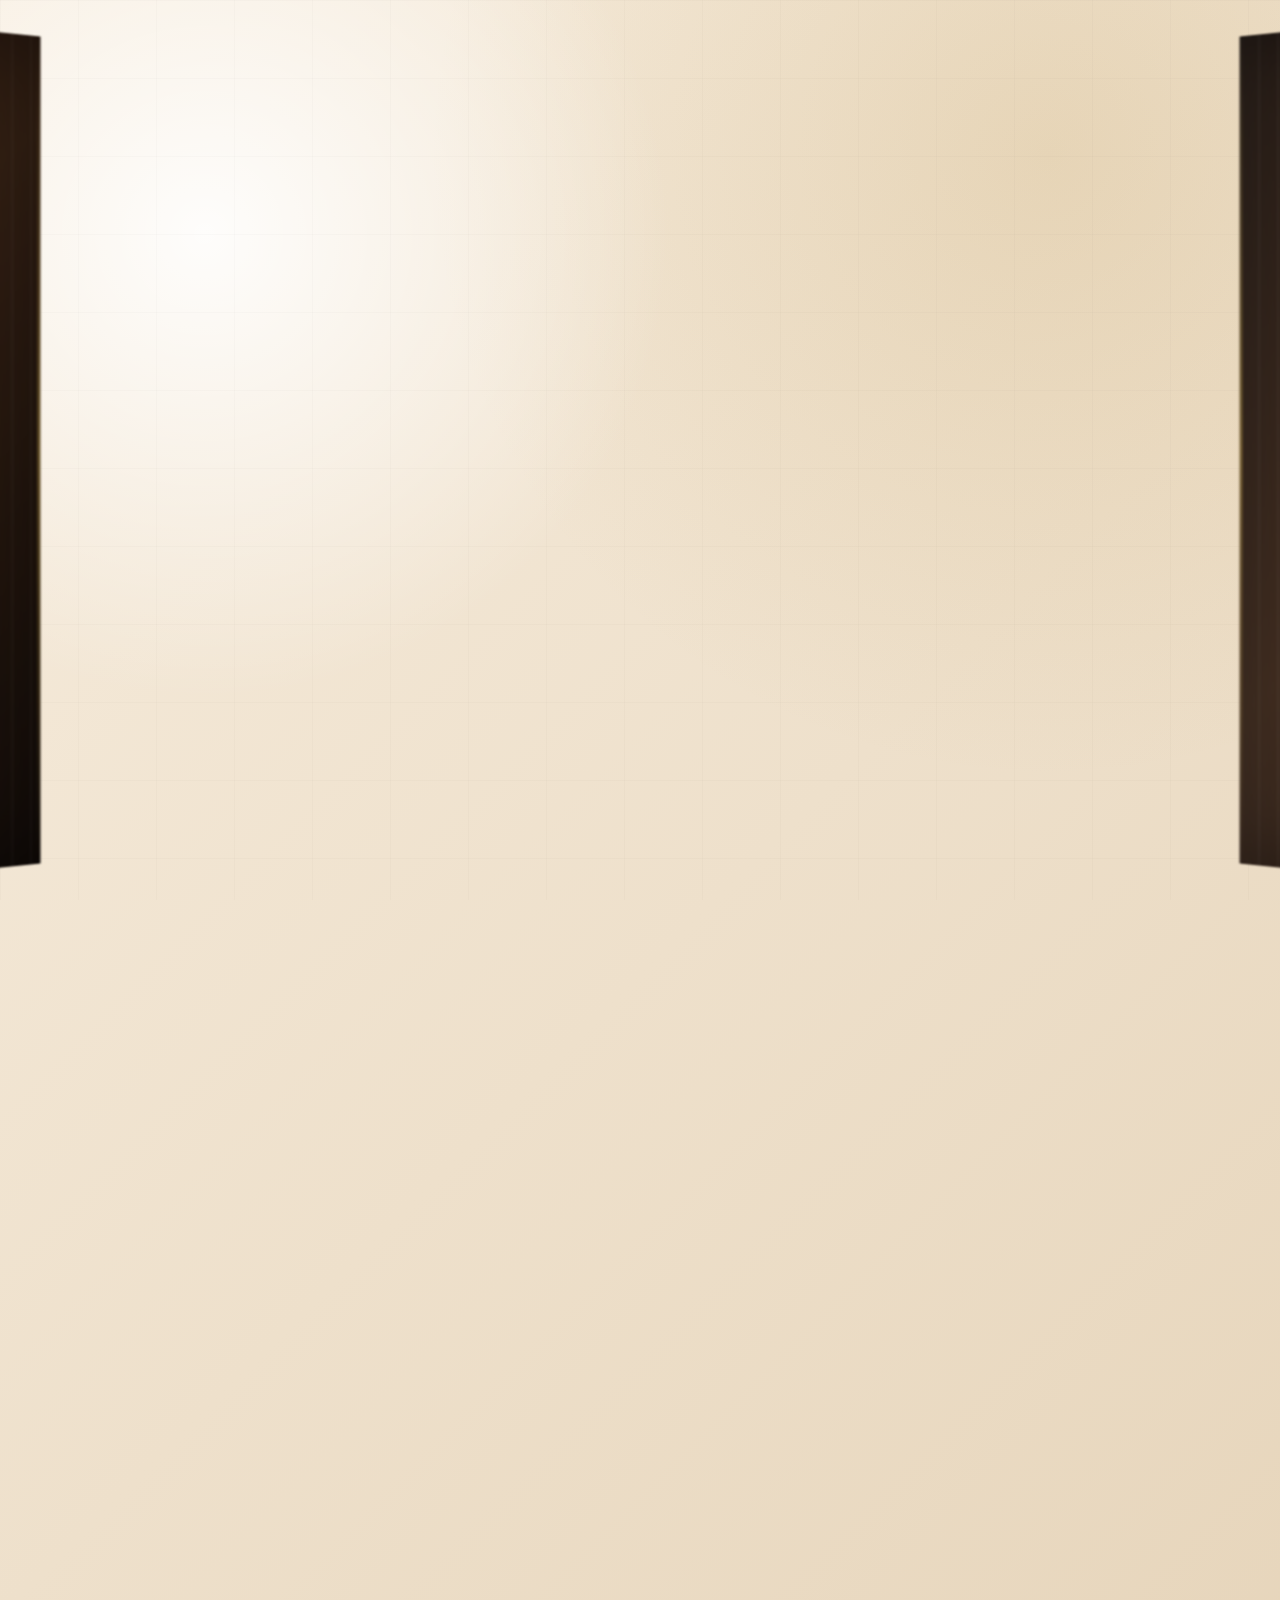
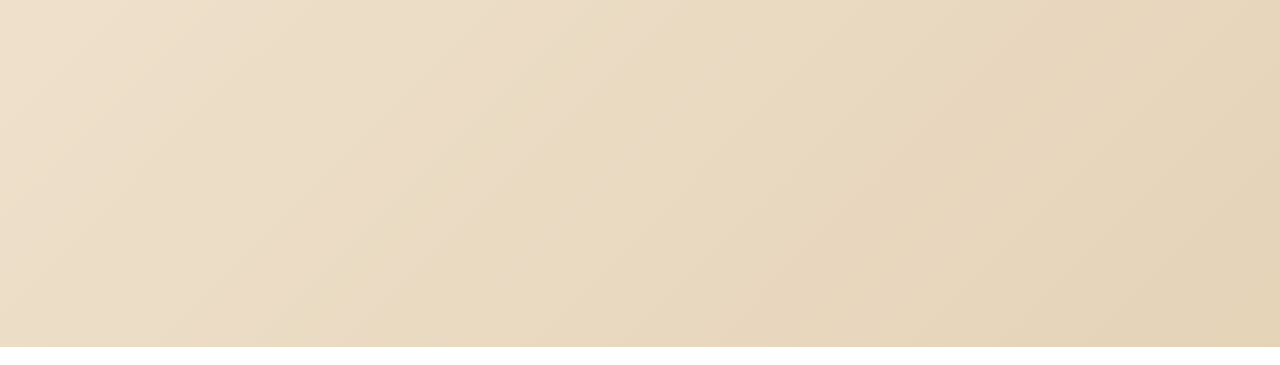
<file: index.html>
﻿<!DOCTYPE html>
<!-- This HTML file creates one page of the MZ LUX fashion website. -->
<html lang="en">
<head>
    <meta charset="UTF-8">
    <meta name="viewport" content="width=device-width, initial-scale=1.0">
    <title>MZ LUX</title>
    <link rel="stylesheet" href="style.css?v=20260623-camera-beige-nav2">
</head>
<body class="home-page curtain-active">
<div class="opening-flash" aria-hidden="true"></div>
<div class="curtain-wrap" id="curtain" aria-hidden="true">
    <div class="curtain-panel curtain-left"></div>
    <div class="curtain-panel curtain-right"></div>
</div>

<div class="curtain-logo" id="curtainLogo" aria-hidden="true">
    <div class="curtain-logo-box"><span>MZ</span></div>
    <p class="curtain-logo-text">MZ LUX</p>
</div>

<div class="magazine-wireframe" id="magazineWireframe" aria-hidden="true">
    <span class="wire wire-top"></span>
    <span class="wire wire-bottom"></span>
    <span class="wire wire-left"></span>
    <span class="wire wire-right"></span>
    <span class="wire wire-header"></span>
    <span class="wire wire-nav"></span>
    <span class="wire wire-hero"></span>
    <span class="wire wire-feature"></span>
    <span class="wire wire-card wire-card-one"></span>
    <span class="wire wire-card wire-card-two"></span>
    <span class="wire wire-card wire-card-three"></span>
</div>

<div class="page-content" id="pageContent">
    <header>
        <div class="logo">
            <div class="logo-shine"></div>
            <span class="logo-initials">MZ</span>
        </div>
        <div>
            <h1 class="brand-name">MZ LUX</h1>
            <p class="tagline">Your Personal Outfit Stylist</p>
        </div>
    </header>

    <nav>
        <a href="index.html">Home</a>
        <a href="categories.html">Categories</a>
        <a href="vip.html">VIP Club</a>
        <a href="camera.html">Camera</a>
        <a href="preview.html">Preview</a>
        <a href="favourites.html">Favourites</a>
    </nav>

    <div class="hero-shell home-editorial-shell">
        <main class="hero luxury-hero home-reveal">
            <div class="cinematic-light light-one"></div>
            <div class="cinematic-light light-two"></div>
            <div class="spark-field" aria-hidden="true">
                <span></span><span></span><span></span><span></span><span></span><span></span>
            </div>
            <div class="hero-copy-block">
                <p class="hero-kicker">Digital luxury wardrobe</p>
                <h2>MZ LUX</h2>
                <p>Curate elevated outfits, preview real wardrobe pairings, and get polished styling direction with a calmer, more editorial fashion experience.</p>
                <a href="categories.html"><button>Start Styling</button></a>
            </div>

            <section class="hero-runway" aria-label="Animated outfit preview">
                <div class="runway-glow"></div>
                <div class="luxury-orbit luxury-orbit-one"></div>
                <div class="luxury-orbit luxury-orbit-two"></div>
                <div class="runway-line"></div>
                <article class="runway-card runway-card-top">
                    <img src="images/models/beige blazer.webp" alt="Beige blazer">
                    <span>Tailored Layer</span>
                </article>
                <article class="runway-card runway-card-main">
                    <img src="images/models/white button up shirt.webp" alt="White button up shirt">
                    <span>Signature Shirt</span>
                </article>
                <article class="runway-card runway-card-bottom">
                    <img src="images/models/black pants.webp" alt="Black pants">
                    <span>Clean Trouser</span>
                </article>
                <article class="runway-card runway-card-accent">
                    <img src="images/models/gold watch.webp" alt="Gold watch">
                    <span>Gold Detail</span>
                </article>
            </section>
        </main>
    </div>

    <section class="home-about-note home-reveal" aria-label="About MZ LUX">
        <span>About MZ LUX</span>
        <p>A personal digital closet for building polished outfits fast: mix your wardrobe, save favorites, unlock VIP perks, and get styling help without the page feeling overwhelming.</p>
    </section>

    <section class="featured editorial-strip home-reveal cinematic-featured-heading">
        <div>
            <p>Luxury styling tools</p>
            <h2>Featured Collection</h2>
        </div>
        <a href="categories.html">Open the wardrobe</a>
    </section>

    <section class="luxury-motion-strip cinematic-featured-grid home-reveal" aria-label="Featured Collection">
        <article class="featured-card cinematic-card cinematic-card-primary" tabindex="0" data-card="01">
            <figure class="cinematic-card-media">
                <img src="images/models/white button up shirt.webp" alt="White button up shirt">
            </figure>
            <div class="featured-card-copy cinematic-card-copy">
                <span>01</span>
                <h3>Signature Shirt</h3>
                <p class="featured-card-description">Featured for its crisp tailoring and timeless versatility. It anchors refined outfits from daywear to evening styling.</p>
            </div>
        </article>
        <article class="featured-card cinematic-card cinematic-card-secondary" tabindex="0" data-card="02">
            <figure class="cinematic-card-media">
                <img src="images/models/pleated skirt.webp" alt="Pleated skirt">
            </figure>
            <div class="featured-card-copy cinematic-card-copy">
                <span>02</span>
                <h3>Pleated Skirt</h3>
                <p class="featured-card-description">Chosen for its soft movement and elevated silhouette. The pleating adds dimension while keeping the look polished.</p>
            </div>
        </article>
        <article class="featured-card cinematic-card cinematic-card-tertiary" tabindex="0" data-card="03">
            <figure class="cinematic-card-media">
                <img src="images/models/brown loafers.webp" alt="Brown loafers">
            </figure>
            <div class="featured-card-copy cinematic-card-copy">
                <span>03</span>
                <h3>Heritage Loafers</h3>
                <p class="featured-card-description">Featured as the finishing piece: structured, wearable, and rich in tone. It gives casual looks a luxury base.</p>
            </div>
        </article>
    </section>

    <footer>MZ LUX &copy; 2026</footer>
</div>

<script>
    window.addEventListener("DOMContentLoaded", () => {
        setTimeout(() => document.getElementById("curtain")?.classList.add("open"), 950);
        setTimeout(() => document.body.classList.add("wireframe-active"), 1700);
        setTimeout(() => {
            document.getElementById("pageContent")?.classList.add("visible");
            document.body.classList.add("wireframe-complete");
            document.body.classList.remove("curtain-active");
        }, 3050);
        setTimeout(() => document.body.classList.add("collection-live"), 4200);
        setTimeout(() => {
            document.getElementById("curtain")?.remove();
            document.getElementById("curtainLogo")?.remove();
            document.getElementById("magazineWireframe")?.remove();
        }, 5600);
    });
</script>
<script src="main.js?v=20260623-camera-beige-nav2"></script>
</body>
</html>
</file>
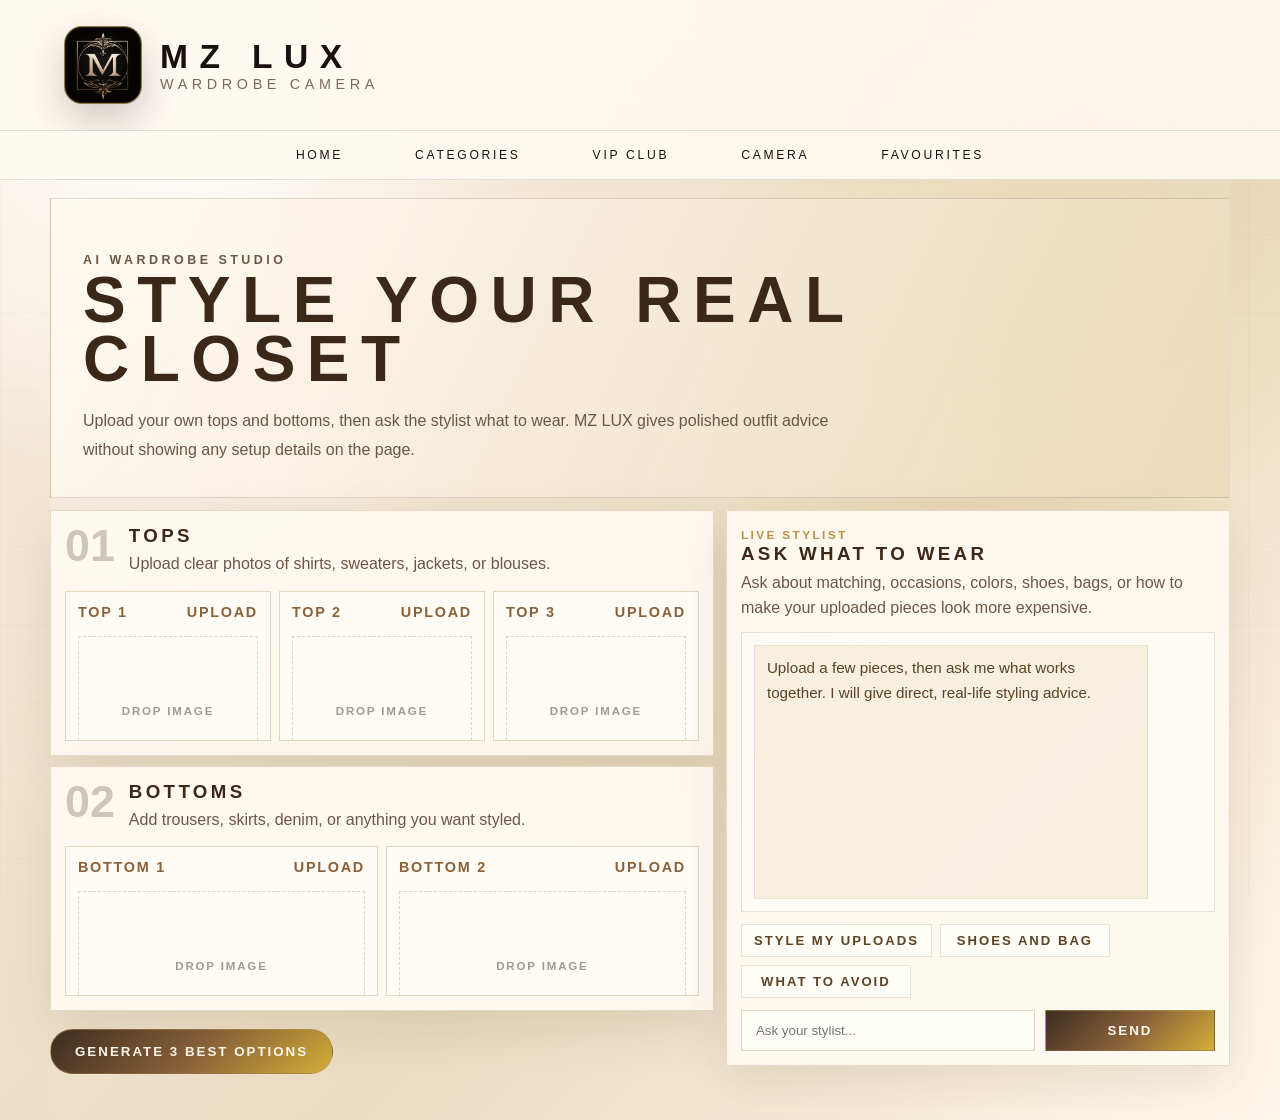
<file: camera.html>
﻿<!DOCTYPE html>
<!-- This HTML file creates one page of the MZ LUX fashion website. -->
<html lang="en">
<head>
    <meta charset="UTF-8">
    <meta name="viewport" content="width=device-width, initial-scale=1.0">
    <title>MZ LUX | Camera</title>
    <link rel="stylesheet" href="style.css?v=20260623-camera-three-options">
</head>
<body class="camera-studio-page">
<header>
    <div class="logo"><span class="logo-initials">MZ</span></div>
    <div>
        <h1 class="brand-name">MZ LUX</h1>
        <p class="tagline">Wardrobe Camera</p>
    </div>
</header>

<nav>
    <a href="index.html">Home</a>
    <a href="categories.html">Categories</a>
    <a href="vip.html">VIP Club</a>
    <a href="camera.html">Camera</a>
    <a href="favourites.html">Favourites</a>
</nav>

<main class="camera-page studio-layout">
    <section class="camera-hero studio-hero">
        <p class="hero-kicker">AI wardrobe studio</p>
        <h2>Style Your Real Closet</h2>
        <p>Upload your own tops and bottoms, then ask the stylist what to wear. MZ LUX gives polished outfit advice without showing any setup details on the page.</p>
    </section>

    <section class="studio-shell">
        <div class="camera-stack">
            <div class="camera-intake-grid">
                <div class="camera-editorial-panel">
                    <div class="studio-panel-heading">
                        <span>01</span>
                        <div>
                            <h3>Tops</h3>
                            <p>Upload clear photos of shirts, sweaters, jackets, or blouses.</p>
                        </div>
                    </div>
                    <div class="camera-inputs">
                        <label class="camera-field" data-role="top-input" data-label="Top 1">
                            <div class="camera-field-header"><span>Top 1</span><span>Upload</span></div>
                            <div class="camera-field-preview" data-preview></div>
                            <input type="file" accept="image/*" capture="environment">
                        </label>
                        <label class="camera-field" data-role="top-input" data-label="Top 2">
                            <div class="camera-field-header"><span>Top 2</span><span>Upload</span></div>
                            <div class="camera-field-preview" data-preview></div>
                            <input type="file" accept="image/*" capture="environment">
                        </label>
                        <label class="camera-field" data-role="top-input" data-label="Top 3">
                            <div class="camera-field-header"><span>Top 3</span><span>Upload</span></div>
                            <div class="camera-field-preview" data-preview></div>
                            <input type="file" accept="image/*" capture="environment">
                        </label>
                    </div>
                </div>

                <div class="camera-editorial-panel">
                    <div class="studio-panel-heading">
                        <span>02</span>
                        <div>
                            <h3>Bottoms</h3>
                            <p>Add trousers, skirts, denim, or anything you want styled.</p>
                        </div>
                    </div>
                    <div class="camera-inputs">
                        <label class="camera-field" data-role="bottom-input" data-label="Bottom 1">
                            <div class="camera-field-header"><span>Bottom 1</span><span>Upload</span></div>
                            <div class="camera-field-preview" data-preview></div>
                            <input type="file" accept="image/*" capture="environment">
                        </label>
                        <label class="camera-field" data-role="bottom-input" data-label="Bottom 2">
                            <div class="camera-field-header"><span>Bottom 2</span><span>Upload</span></div>
                            <div class="camera-field-preview" data-preview></div>
                            <input type="file" accept="image/*" capture="environment">
                        </label>
                    </div>
                </div>
            </div>

            <div class="camera-actions">
                <button id="generateCameraOutfits" type="button">Generate 3 best options</button>
            </div>
        </div>

        <section class="camera-chat-panel" aria-label="Style assistant chat">
            <div class="camera-chat-header">
                <span>Live stylist</span>
                <h3>Ask What To Wear</h3>
                <p>Ask about matching, occasions, colors, shoes, bags, or how to make your uploaded pieces look more expensive.</p>
            </div>
            <div id="chatMessages" class="camera-chat-messages">
                <div class="chat-bubble assistant">
                    <p>Upload a few pieces, then ask me what works together. I will give direct, real-life styling advice.</p>
                </div>
            </div>
            <div class="chat-suggestions" aria-label="Suggested style prompts">
                <button type="button" class="chat-chip" data-prompt="Using my uploaded pieces, what should I wear today?">Style my uploads</button>
                <button type="button" class="chat-chip" data-prompt="Which shoes and bag would make this outfit look expensive?">Shoes and bag</button>
                <button type="button" class="chat-chip" data-prompt="What should I avoid with these pieces?">What to avoid</button>
            </div>
            <form id="chatForm" class="camera-chat-form">
                <input id="chatInput" type="text" placeholder="Ask your stylist..." autocomplete="off">
                <button type="submit">Send</button>
            </form>
        </section>
    </section>

    <section id="cameraResults" class="camera-results"></section>
</main>

<script src="main.js?v=20260623-camera-three-options"></script>
</body>
</html>
</file>
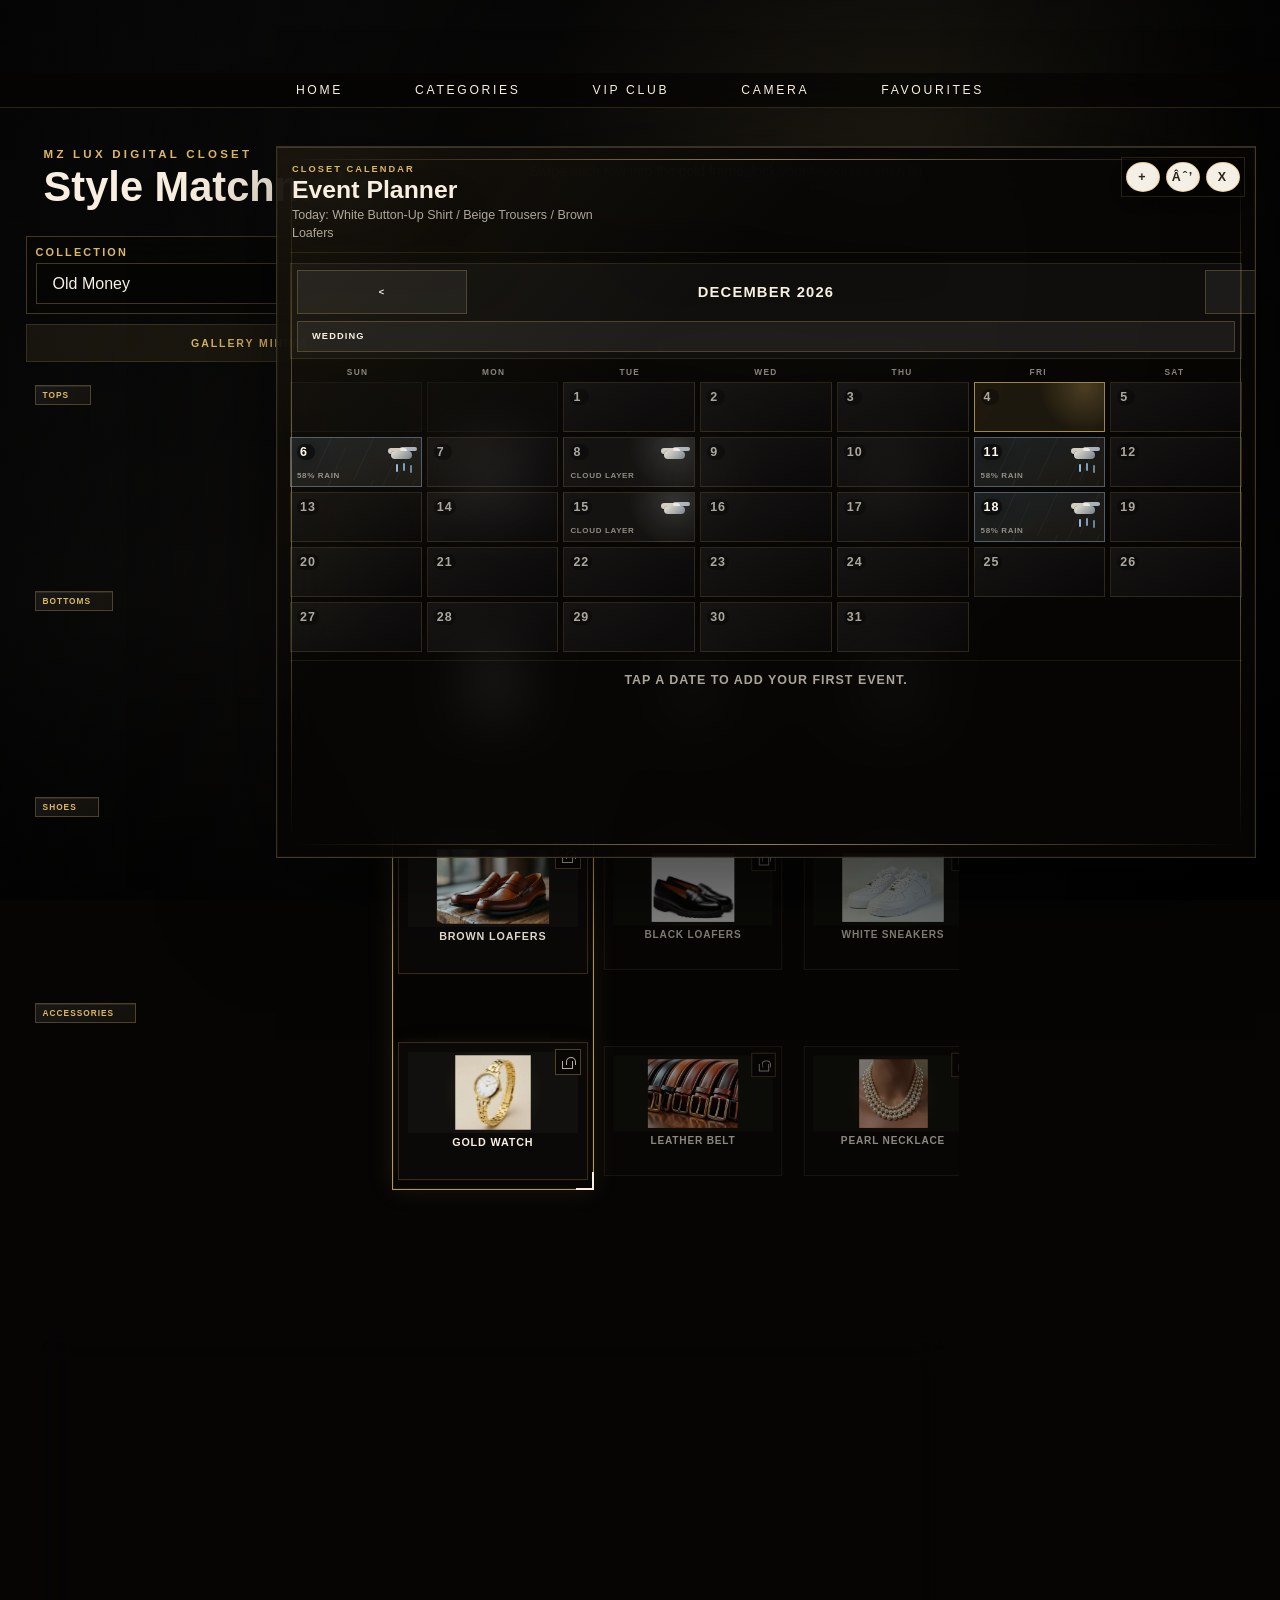
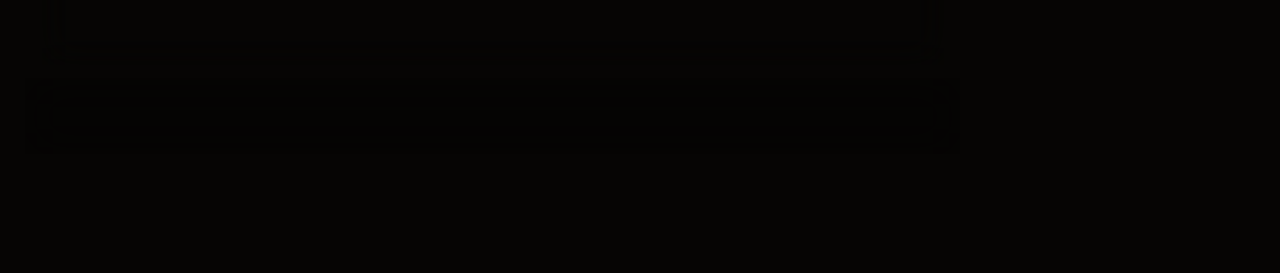
<file: categories.html>
﻿<!DOCTYPE html>
<!-- This HTML file creates one page of the MZ LUX fashion website. -->
<html lang="en">
<head>
    <meta charset="UTF-8">
    <meta name="viewport" content="width=device-width, initial-scale=1.0">
    <title>MZ LUX | Categories</title>
    <link rel="stylesheet" href="style.css?v=20260623-fashion-story-camera">
</head>
<body>
<div class="category-story-intro" aria-hidden="true">
    <div class="category-story-panel">
        <span>MZ LUX</span>
        <h2>Your fashion journey begins here</h2>
        <p>Build the look. Find the vibe. Own the moment.</p>
    </div>
</div>

<header>
    <div class="logo"><span class="logo-initials">MZ</span></div>
    <div>
        <h1 class="brand-name">MZ LUX</h1>
        <p class="tagline">Your Personal Outfit Stylist</p>
    </div>
</header>

<nav>
    <a href="index.html">Home</a>
    <a href="categories.html">Categories</a>
    <a href="vip.html">VIP Club</a>
    <a href="camera.html">Camera</a>
    <a href="favourites.html">Favourites</a>
</nav>

<main class="builder-page clueless-closet" data-vibe="minimalist">
    
    <div class="closet-destination-backdrop" aria-hidden="true"></div>
    
    <section class="closet-hero">
        <div>
            <span class="closet-kicker">MZ LUX Digital Closet</span>
            <h2>Style Matchmaker</h2>
        </div>
        <p>Swipe each row into the gold frame, lock your favourites, then let MZ LUX style the rest.</p>
    </section>

    <section class="closet-controls" aria-label="Closet controls">
        <div class="theme-control">
            <label for="themeSelect">Collection</label>
            <select id="themeSelect">
                <option value="">Select a theme</option>
                <option value="oldMoney" selected>Old Money</option>
                <option value="streetwear">Streetwear</option>
                <option value="minimalist">Minimalist</option>
                <option value="casual">Casual</option>
                <option value="formal">Formal</option>
            </select>
        </div>
        <div class="theme-control">
            <label for="vibeSelect">Vibe</label>
            <select id="vibeSelect">
                <option value="minimalist" selected>Gallery Minimal</option>
                <option value="brunch">Soft Brunch Glow</option>
                <option value="cocktail">After Dark Luxe</option>
                <option value="office">Chic Executive</option>
            </select>
        </div>
    </section>

    <section id="instructionBox" class="instruction-box">
        <span id="vibeMoodLabel">Gallery Minimal</span>
        <span id="vibeMoodCopy">Clean lines, sharp contrast, and polished gold details.</span>
    </section>

    <section class="closet-stage" aria-label="Interactive outfit builder">
        <div class="closet-viewfinder" aria-hidden="true">
            <span></span>
            <span></span>
        </div>
        <div id="clothingDisplay" class="clothing-display closet-rails"></div>
    </section>

    <section id="selectedItemPanel" class="selected-item-panel" aria-live="polite">
        <div class="selected-item-media">
            <img id="selectedItemImage" src="images/placeholders/top-placeholder.svg" alt="Selected item preview">
        </div>
        <div class="selected-item-copy">
            <span id="selectedItemType">Tap an item</span>
            <h2 id="selectedItemName">Your selected piece will show here</h2>
            <p id="selectedItemNote">Pick a card from any rail to add it to the active outfit.</p>
        </div>
    </section>

    <section id="outfitInsights" class="outfit-insights-card" aria-labelledby="outfitInsightsTitle">
        <div class="outfit-insights-head">
            <span class="outfit-insights-kicker">Expanded Look</span>
            <h2 id="outfitInsightsTitle">Outfit Insights</h2>
        </div>
        <div class="outfit-insights-body">
            <div class="outfit-palette-panel">
                <span class="outfit-insights-label">Color Wheel</span>
                <div id="outfitInsightSwatches" class="outfit-color-wheel-wrap" aria-label="Generated outfit color wheel">
                    <div class="outfit-color-wheel" style="--wheel:conic-gradient(#0B0B0B 0 20%,#18130D 20% 40%,#DDB865 40% 60%,#F8EFE0 60% 80%,#4A3A22 80% 100%)">
                        <span>MZ</span>
                    </div>
                    <div class="outfit-wheel-chips" aria-label="Generated outfit palette colors">
                        <span style="--swatch:#0B0B0B">#0B0B0B</span>
                        <span style="--swatch:#18130D">#18130D</span>
                        <span style="--swatch:#DDB865">#DDB865</span>
                        <span style="--swatch:#F8EFE0">#F8EFE0</span>
                        <span style="--swatch:#4A3A22">#4A3A22</span>
                    </div>
                </div>
            </div>
            
            <div class="outfit-advice-panel">
                <span class="outfit-insights-label">Styling Direction</span>
                <p id="outfitInsightAdvice" aria-live="polite">Use Style Me to build the look, then let the color wheel add matching palette and accessory suggestions.</p>
                <div id="outfitInsightMeta" class="outfit-insight-tags" aria-label="Current outfit details">
                    <span>No look selected</span>
                </div>
            </div>
        </div>
    </section>

    <section class="closet-action-bar" aria-label="Outfit actions">
        <div>
            <p class="current-look-label" id="currentLookLabel">Center the rails to compose a look</p>
            <div class="current-look-accessories" id="currentLookAccessories"></div>
        </div>
        <div class="closet-action-buttons">
            <button id="saveLookBtn" class="save-look-btn" type="button">Save Look</button>
            <button id="styleMeBtn" class="style-me-btn" type="button">Style Me</button>
        </div>
    </section>

    <section id="openingCalendar" class="opening-calendar event-planner-calendar" aria-label="MZ LUX event planner calendar">
        <div class="opening-calendar-frame" aria-hidden="true"></div>
        
        <div class="event-planner-tabbar">
            <button id="plannerAddBtn" class="event-planner-icon-btn" type="button" aria-label="Add calendar event">+</button>
            <button id="plannerExpandBtn" class="event-planner-icon-btn" type="button" aria-label="Minimize calendar">âˆ’</button>
            <button id="plannerCloseBtn" class="event-planner-icon-btn" type="button" aria-label="Close calendar">x</button>
        </div>
        
        <div class="opening-calendar-head">
            <span>Closet Calendar</span>
            <h2>Event Planner</h2>
            <p id="openingCalendarLook">Choose an event type, then tap a date to reserve the outfit.</p>
        </div>
        
        <div class="event-planner-toolbar" aria-label="Event planner controls">
            <button id="plannerPrevMonth" type="button" aria-label="Previous month">&lt;</button>
            <strong id="plannerMonthLabel">Month</strong>
            <button id="plannerNextMonth" type="button" aria-label="Next month">&gt;</button>
            <select id="plannerEventType" aria-label="Event type">
                <option value="Wedding">Wedding</option>
                <option value="Gala">Gala</option>
                <option value="Photoshoot">Photoshoot</option>
                <option value="Dinner">Dinner</option>
                <option value="Travel">Travel</option>
            </select>
        </div>
        
        <div class="event-planner-weekdays" aria-hidden="true">
            <span>Sun</span><span>Mon</span><span>Tue</span><span>Wed</span><span>Thu</span><span>Fri</span><span>Sat</span>
        </div>
        
        <div id="plannerCalendarGrid" class="opening-calendar-grid event-planner-grid" role="grid" aria-label="Monthly event planner"></div>
        
        <form id="plannerEventForm" class="event-planner-form" aria-label="Save event to calendar">
            <span id="plannerSelectedDate">Select a date</span>
            <input id="plannerEventName" type="text" placeholder="Wedding, gala, photoshoot..." aria-label="Event name">
            <div class="event-planner-form-actions">
                <button type="submit">Save</button>
                <button id="plannerDeleteEventBtn" class="event-delete-btn" type="button">Delete</button>
            </div>
        </form>
        
        <p id="plannerEventSummary" class="event-planner-summary" aria-live="polite">Tap a date to add your first event.</p>
    </section>

    <div id="clashBanner" class="clash-banner" role="status" aria-live="polite">
        <strong>Clueless match alert</strong>
        <span>This combo clashes on purpose. Try locking one piece and shuffling the rest.</span>
    </div>
</main>

<script src="main.js?v=20260619-color-wheel"></script>

<script>
(function () {
    /**
     * Finds injected closet category elements and triggers a staggered entry transition.
     */
    function revealCategorySections() {
        const display = document.getElementById("clothingDisplay");
        if (!display) return;

        display.querySelectorAll(".category-section").forEach((section, index) => {
            section.classList.add("is-visible");
            section.style.opacity = "1";
            section.style.transform = "translateY(0)";
            // Stagger animations based on item order index (60ms incremental delay)
            section.style.transitionDelay = `${index * 0.06}s`;
        });
    }

    /**
     * Intercepts `window.showThemeItems` defined in main.js to automatically 
     * run the cascade animations right after new theme components render.
     */
    const originalShowThemeItems = window.showThemeItems;
    if (typeof originalShowThemeItems === "function") {
        window.showThemeItems = function () {
            originalShowThemeItems(); // Run standard rendering logic
            setTimeout(revealCategorySections, 0); // Trigger cascade immediately after render
        };
    }

    // Run introduction sequence once the layout structure renders initially
    document.addEventListener("DOMContentLoaded", () => {
        setTimeout(revealCategorySections, 0);
    });
})();
</script>
</body>
</html>
</file>
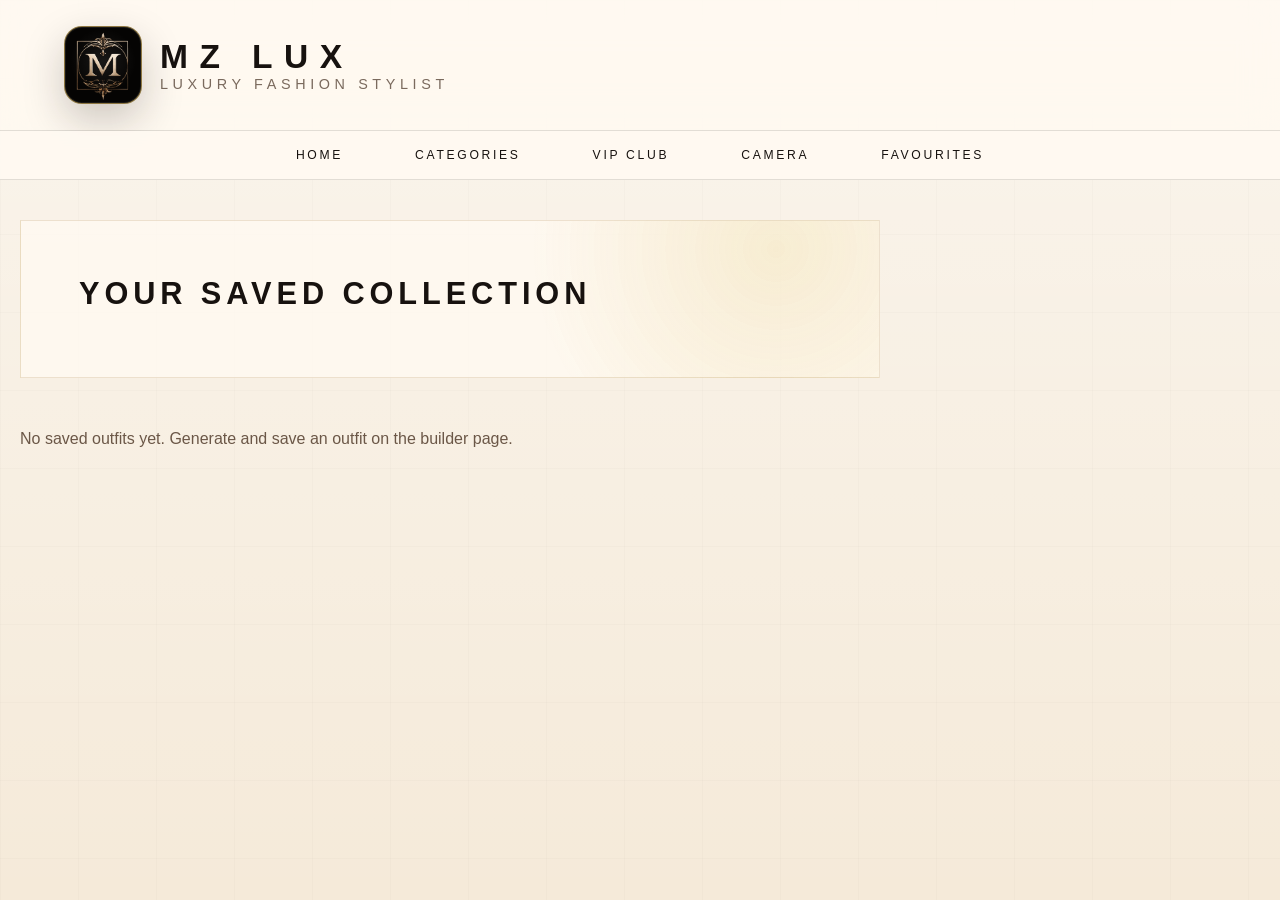
<file: favourites.html>
﻿<!DOCTYPE html>
<!-- This HTML file creates one page of the MZ LUX fashion website. -->
<html lang="en">
<head>
    <meta charset="UTF-8">
    <meta name="viewport" content="width=device-width, initial-scale=1.0">
    <title>MZ LUX | Favourites</title>
    <link rel="stylesheet" href="style.css?v=20260623-fav-logo">
</head>
<body>

<header class="lux-header">
    <div class="logo"><span class="logo-initials">MZ</span></div>
    <div>
        <h1 class="brand-name">MZ LUX</h1>
        <p class="tagline">Luxury Fashion Stylist</p>
    </div>
</header>

<nav>
    <a href="index.html">Home</a>
    <a href="categories.html">Categories</a>
    <a href="vip.html">VIP Club</a>
    <a href="camera.html">Camera</a>
    <a href="favourites.html">Favourites</a>
</nav>

<main class="favorites-page lookbook-page">
    <section class="builder-intro lookbook-hero">
        <p class="small-title">MZ LUX Lookbook</p>
        <h2>Your Saved Collection</h2>
        <p>Review your styled outfits like a private luxury wardrobe archive.</p>
    </section>

    <section id="favoritesList" class="favorites-list">
        <p class="empty-message">No saved outfits yet. Generate and save an outfit on the builder page.</p>
    </section>
</main>

<script src="main.js?v=20260623-fav-logo"></script>
</body>
</html>
</file>
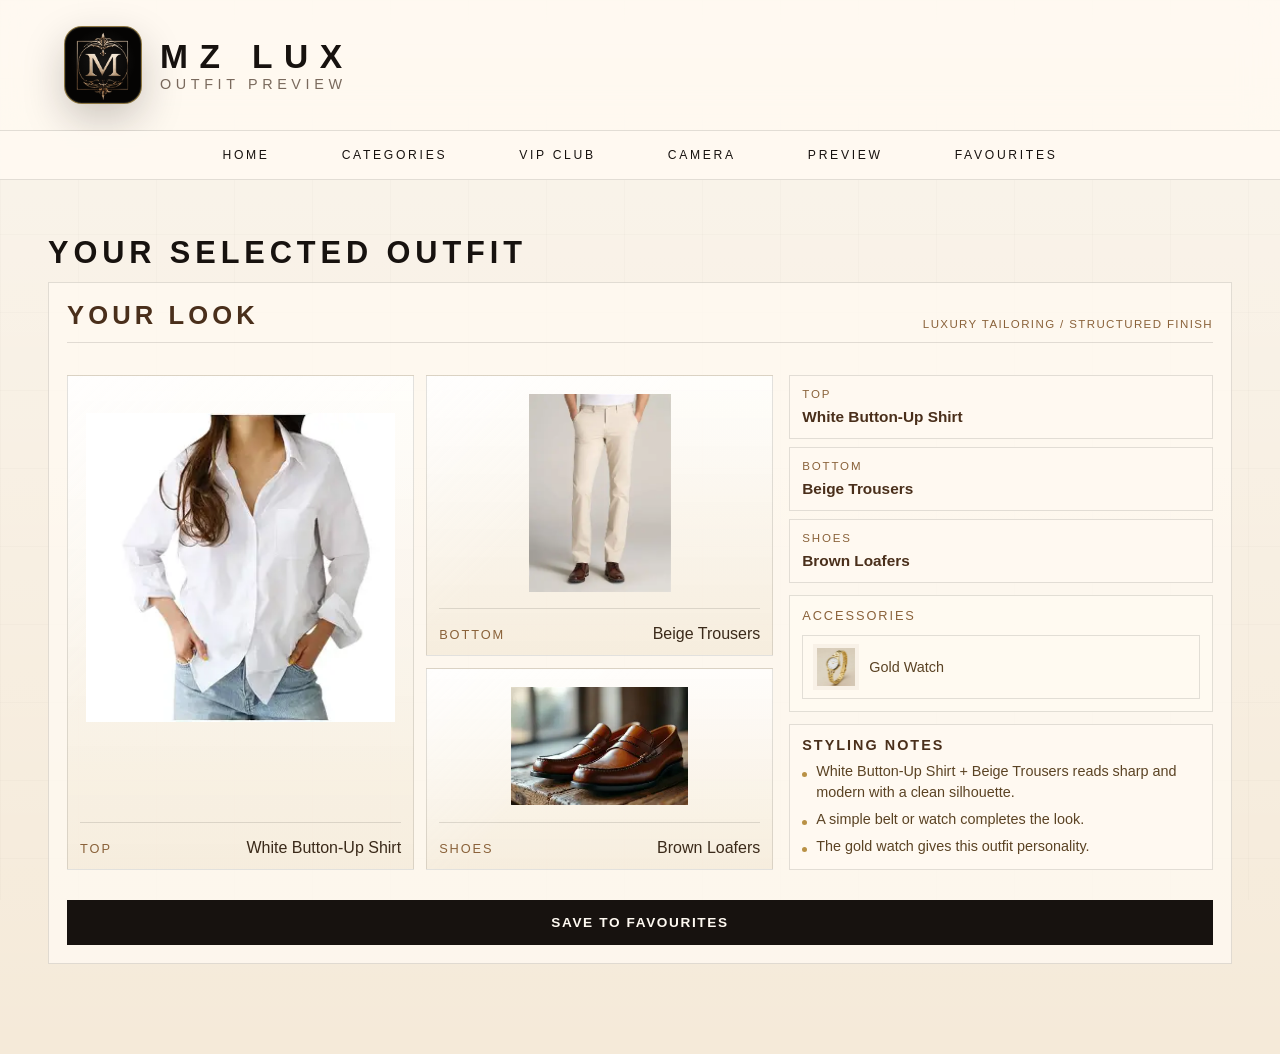
<file: preview.html>
﻿<!DOCTYPE html>
<!-- This HTML file creates one page of the MZ LUX fashion website. -->
<html lang="en">
<head>
    <meta charset="UTF-8">
    <meta name="viewport" content="width=device-width, initial-scale=1.0">
    <title>MZ LUX | Preview</title>
    <link rel="stylesheet" href="style.css">
</head>
<body>
<header>
    <div class="logo"><span class="logo-initials">MZ</span></div>
    <div>
        <h1 class="brand-name">MZ LUX</h1>
        <p class="tagline">Outfit Preview</p>
    </div>
</header>

<nav>
    <a href="index.html">Home</a>
    <a href="categories.html">Categories</a>
    <a href="vip.html">VIP Club</a>
    <a href="camera.html">Camera</a>
    <a href="preview.html">Preview</a>
    <a href="favourites.html">Favourites</a>
</nav>

<main class="preview-page">
    <section class="builder-intro preview-intro">
        <h2>Your Selected Outfit</h2>
        <p>A polished full-look preview with the complete outfit kept in frame.</p>
    </section>

    <div id="finalPreview" class="preview-grid final-preview-grid"></div>
</main>

<script src="main.js"></script>
</body>
</html>
</file>
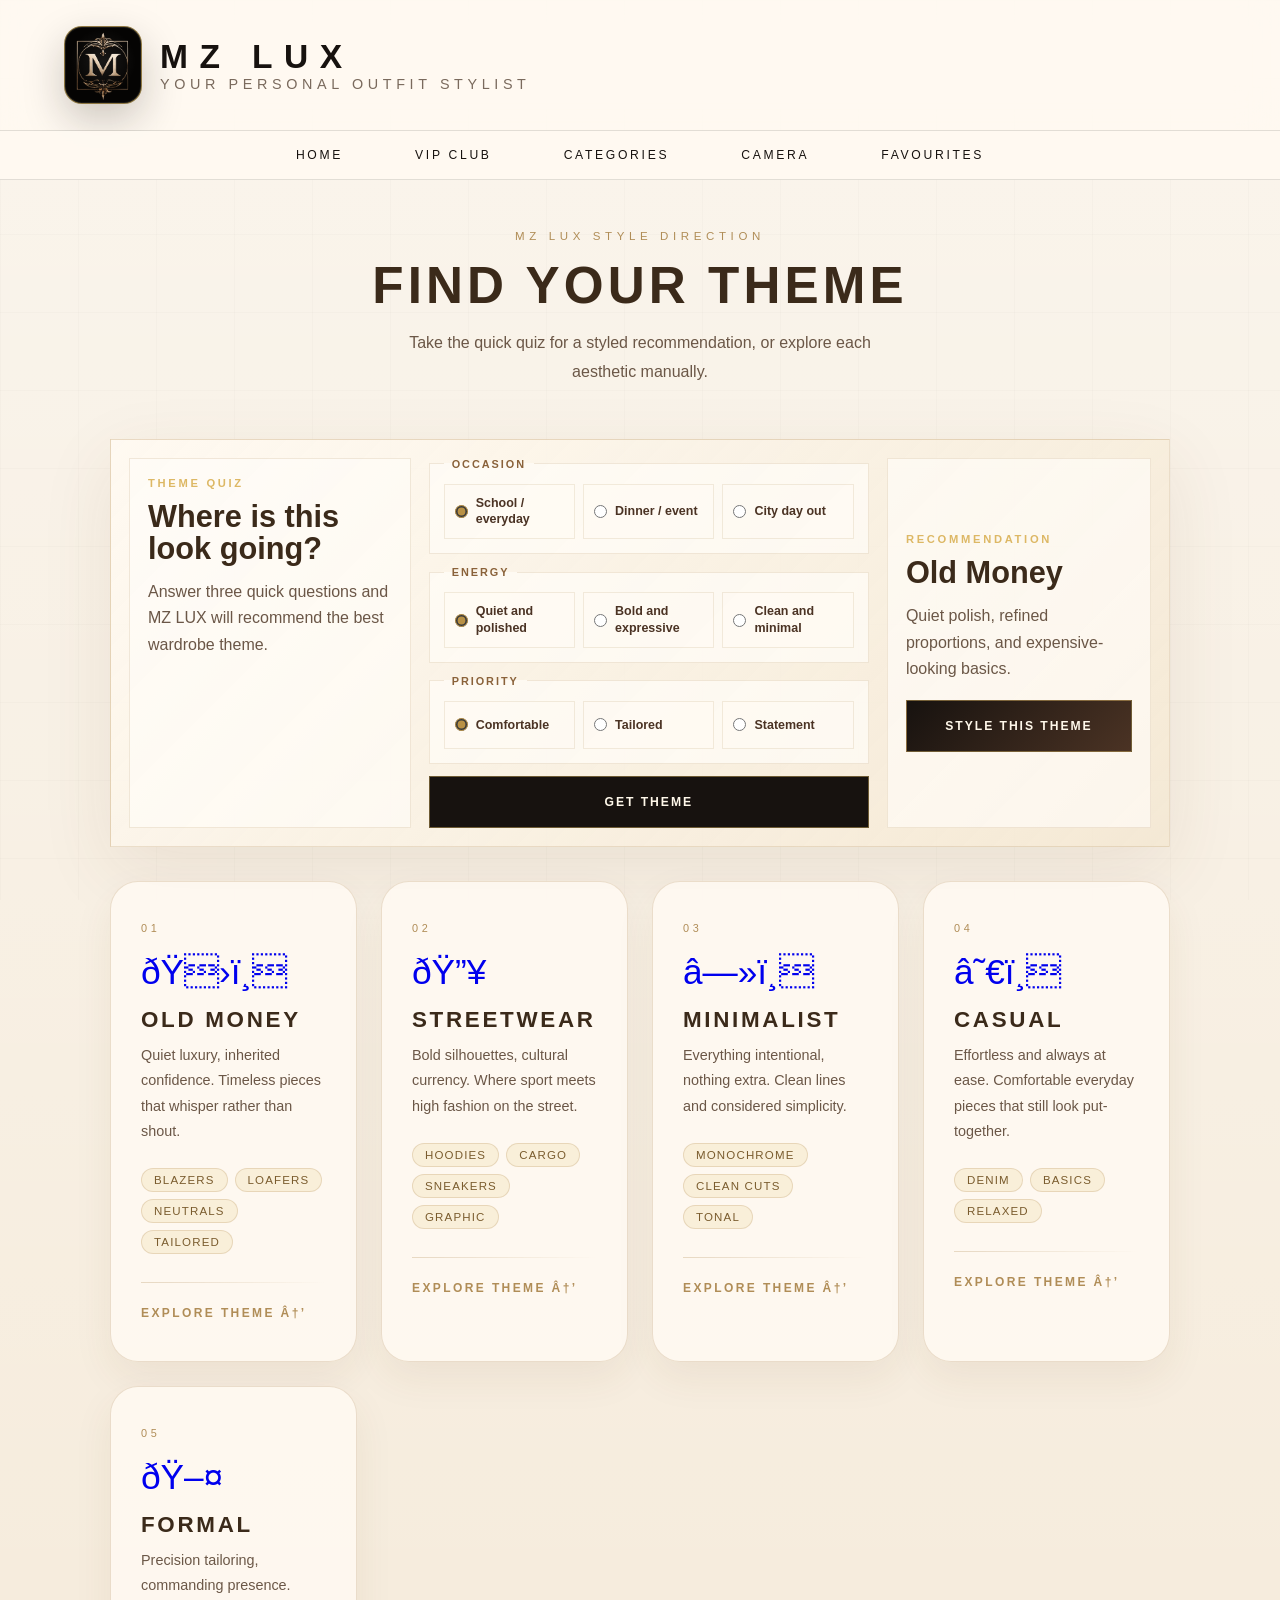
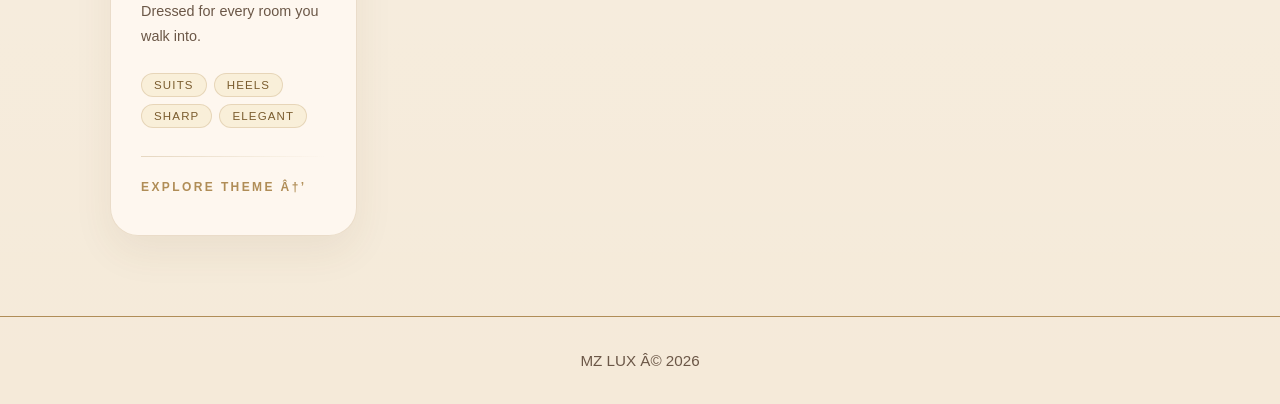
<file: themes.html>
﻿<!DOCTYPE html>
<!-- This HTML file creates one page of the MZ LUX fashion website. -->
<html lang="en">
<head>
    <meta charset="UTF-8">
    <meta name="viewport" content="width=device-width, initial-scale=1.0">
    <title>MZ LUX | Themes</title>
    <link rel="stylesheet" href="style.css?v=20260612-suite">
    <style>
        .themes-page {
            max-width: 1100px;
            margin: 0 auto;
            padding: 50px 20px 80px;
        }

        .themes-intro {
            text-align: center;
            margin-bottom: 52px;
        }

        .themes-intro .small-title {
            font-size: 0.72rem;
            letter-spacing: 0.4em;
            text-transform: uppercase;
            color: #b08d57;
            margin-bottom: 14px;
            display: block;
        }

        .themes-intro h2 {
            font-size: clamp(2rem, 5vw, 3.2rem);
            color: #3b2a1a;
            letter-spacing: 0.08em;
            text-transform: uppercase;
            margin-bottom: 14px;
        }

        .themes-intro p {
            color: #6b5747;
            max-width: 480px;
            margin: 0 auto;
            line-height: 1.8;
        }

        .theme-grid {
            display: grid;
            grid-template-columns: repeat(auto-fit, minmax(240px, 1fr));
            gap: 24px;
        }

        .theme-card {
            position: relative;
            border-radius: 28px;
            padding: 40px 30px;
            border: 1px solid rgba(176, 141, 87, 0.25);
            background: rgba(255, 250, 242, 0.85);
            box-shadow: 0 16px 40px rgba(95, 66, 32, 0.07);
            cursor: pointer;
            text-decoration: none;
            display: block;
            overflow: hidden;
            transition: transform 0.28s ease, box-shadow 0.28s ease, border-color 0.28s ease;
        }

        .theme-card::before {
            content: "";
            position: absolute;
            inset: 0;
            background: linear-gradient(135deg, rgba(212,175,55,0.08), transparent 60%);
            opacity: 0;
            transition: opacity 0.28s ease;
            border-radius: 28px;
        }

        .theme-card:hover {
            transform: translateY(-6px);
            box-shadow: 0 28px 55px rgba(95, 66, 32, 0.13);
            border-color: rgba(176, 141, 87, 0.6);
        }

        .theme-card:hover::before {
            opacity: 1;
        }

        .theme-card-number {
            font-size: 0.68rem;
            letter-spacing: 0.35em;
            color: #b08d57;
            text-transform: uppercase;
            margin-bottom: 20px;
            display: block;
        }

        .theme-card-icon {
            font-size: 2.2rem;
            margin-bottom: 18px;
            display: block;
            line-height: 1;
        }

        .theme-card h3 {
            font-size: 1.4rem;
            color: #3b2a1a;
            letter-spacing: 0.12em;
            text-transform: uppercase;
            margin-bottom: 10px;
        }

        .theme-card p {
            color: #6b5747;
            line-height: 1.75;
            font-size: 0.9rem;
            margin-bottom: 24px;
        }

        .theme-card-tags {
            display: flex;
            flex-wrap: wrap;
            gap: 7px;
            margin-bottom: 28px;
        }

        .theme-tag {
            padding: 5px 12px;
            border-radius: 999px;
            background: rgba(212, 175, 55, 0.12);
            border: 1px solid rgba(176, 141, 87, 0.25);
            color: #7a5c2e;
            font-size: 0.72rem;
            letter-spacing: 0.1em;
            text-transform: uppercase;
        }

        .theme-card-cta {
            display: inline-flex;
            align-items: center;
            gap: 8px;
            font-size: 0.75rem;
            letter-spacing: 0.2em;
            text-transform: uppercase;
            color: #b08d57;
            font-weight: 700;
            transition: gap 0.2s ease;
        }

        .theme-card:hover .theme-card-cta {
            gap: 14px;
        }

        .theme-card-divider {
            height: 1px;
            background: linear-gradient(90deg, rgba(176,141,87,0.3), transparent);
            margin-bottom: 20px;
        }

        @media (max-width: 600px) {
            .theme-grid { grid-template-columns: 1fr; }
        }
    </style>
</head>
<body>

<header>
    <div class="logo"><span class="logo-initials">MZ</span></div>
    <div>
        <h1 class="brand-name">MZ LUX</h1>
        <p class="tagline">Your Personal Outfit Stylist</p>
    </div>
</header>

<nav>
    <a href="index.html">Home</a>
    <a href="vip.html">VIP Club</a>
    <a href="categories.html">Categories</a>
    <a href="camera.html">Camera</a>
    <a href="favourites.html">Favourites</a>
</nav>

<main class="themes-page">
    <div class="themes-intro">
        <span class="small-title">MZ LUX Style Direction</span>
        <h2>Find Your Theme</h2>
        <p>Take the quick quiz for a styled recommendation, or explore each aesthetic manually.</p>
    </div>

    <section class="theme-quiz-panel" aria-label="Theme quiz">
        <div class="theme-quiz-copy">
            <span>Theme Quiz</span>
            <h3>Where is this look going?</h3>
            <p>Answer three quick questions and MZ LUX will recommend the best wardrobe theme.</p>
        </div>

        <form id="themeQuiz" class="theme-quiz-form">
            <fieldset class="quiz-step">
                <legend>Occasion</legend>
                <label><input type="radio" name="occasion" value="school" checked> School / everyday</label>
                <label><input type="radio" name="occasion" value="dinner"> Dinner / event</label>
                <label><input type="radio" name="occasion" value="city"> City day out</label>
            </fieldset>

            <fieldset class="quiz-step">
                <legend>Energy</legend>
                <label><input type="radio" name="energy" value="quiet" checked> Quiet and polished</label>
                <label><input type="radio" name="energy" value="bold"> Bold and expressive</label>
                <label><input type="radio" name="energy" value="clean"> Clean and minimal</label>
            </fieldset>

            <fieldset class="quiz-step">
                <legend>Priority</legend>
                <label><input type="radio" name="priority" value="comfort" checked> Comfortable</label>
                <label><input type="radio" name="priority" value="tailored"> Tailored</label>
                <label><input type="radio" name="priority" value="statement"> Statement</label>
            </fieldset>

            <button type="submit" class="theme-quiz-btn">Get Theme</button>
        </form>

        <aside id="themeQuizResult" class="theme-quiz-result">
            <span>Recommendation</span>
            <h4>Old Money</h4>
            <p>Quiet polish, refined proportions, and expensive-looking basics.</p>
            <a href="categories.html?theme=oldMoney">Style this theme</a>
        </aside>
    </section>

    <div class="theme-grid">

        <a href="categories.html?theme=oldMoney" class="theme-card">
            <span class="theme-card-number">01</span>
            <span class="theme-card-icon">ðŸ›ï¸</span>
            <h3>Old Money</h3>
            <p>Quiet luxury, inherited confidence. Timeless pieces that whisper rather than shout.</p>
            <div class="theme-card-tags">
                <span class="theme-tag">Blazers</span>
                <span class="theme-tag">Loafers</span>
                <span class="theme-tag">Neutrals</span>
                <span class="theme-tag">Tailored</span>
            </div>
            <div class="theme-card-divider"></div>
            <span class="theme-card-cta">Explore theme â†’</span>
        </a>

        <a href="categories.html?theme=streetwear" class="theme-card">
            <span class="theme-card-number">02</span>
            <span class="theme-card-icon">ðŸ”¥</span>
            <h3>Streetwear</h3>
            <p>Bold silhouettes, cultural currency. Where sport meets high fashion on the street.</p>
            <div class="theme-card-tags">
                <span class="theme-tag">Hoodies</span>
                <span class="theme-tag">Cargo</span>
                <span class="theme-tag">Sneakers</span>
                <span class="theme-tag">Graphic</span>
            </div>
            <div class="theme-card-divider"></div>
            <span class="theme-card-cta">Explore theme â†’</span>
        </a>

        <a href="categories.html?theme=minimalist" class="theme-card">
            <span class="theme-card-number">03</span>
            <span class="theme-card-icon">â—»ï¸</span>
            <h3>Minimalist</h3>
            <p>Everything intentional, nothing extra. Clean lines and considered simplicity.</p>
            <div class="theme-card-tags">
                <span class="theme-tag">Monochrome</span>
                <span class="theme-tag">Clean cuts</span>
                <span class="theme-tag">Tonal</span>
            </div>
            <div class="theme-card-divider"></div>
            <span class="theme-card-cta">Explore theme â†’</span>
        </a>

        <a href="categories.html?theme=casual" class="theme-card">
            <span class="theme-card-number">04</span>
            <span class="theme-card-icon">â˜€ï¸</span>
            <h3>Casual</h3>
            <p>Effortless and always at ease. Comfortable everyday pieces that still look put-together.</p>
            <div class="theme-card-tags">
                <span class="theme-tag">Denim</span>
                <span class="theme-tag">Basics</span>
                <span class="theme-tag">Relaxed</span>
            </div>
            <div class="theme-card-divider"></div>
            <span class="theme-card-cta">Explore theme â†’</span>
        </a>

        <a href="categories.html?theme=formal" class="theme-card">
            <span class="theme-card-number">05</span>
            <span class="theme-card-icon">ðŸ–¤</span>
            <h3>Formal</h3>
            <p>Precision tailoring, commanding presence. Dressed for every room you walk into.</p>
            <div class="theme-card-tags">
                <span class="theme-tag">Suits</span>
                <span class="theme-tag">Heels</span>
                <span class="theme-tag">Sharp</span>
                <span class="theme-tag">Elegant</span>
            </div>
            <div class="theme-card-divider"></div>
            <span class="theme-card-cta">Explore theme â†’</span>
        </a>

    </div>
</main>

<footer>MZ LUX Â© 2026</footer>

<script>
    // Auto-select theme when clicking a card and going to categories
    document.querySelectorAll('.theme-card').forEach(card => {
        card.addEventListener('click', function(e) {
            const url = new URL(this.href, window.location.origin);
            const theme = url.searchParams.get('theme');
            if (theme) localStorage.setItem('selectedTheme', theme);
        });
    });
</script>
<script src="main.js?v=20260612-suite"></script>

</body>
</html>
</file>
<file: style.css>
﻿/* This CSS file styles the MZ LUX layout, colors, buttons, cards, animations, and mobile design. */
* {
    margin: 0;
    padding: 0;
    box-sizing: border-box;
}

/* VIP Club */
.vip-page {
    background:
        radial-gradient(circle at 16% 12%, rgba(255, 255, 255, 0.9), transparent 26%),
        radial-gradient(circle at 82% 20%, rgba(212, 175, 55, 0.22), transparent 28%),
        linear-gradient(135deg, #fbf4e8 0%, #ead8ad 46%, #fffaf0 100%);
}

.vip-shell {
    width: min(1160px, calc(100% - 32px));
    margin: 0 auto;
    padding: 18px 0 34px;
}

.vip-page header {
    padding: 18px 40px;
}

.vip-page .logo {
    width: 72px;
    height: 72px;
}

.vip-page .brand-name {
    font-size: clamp(1.7rem, 4vw, 2.7rem);
}

.vip-page .tagline {
    margin-top: 4px;
}

.vip-profile-chip {
    margin-left: auto;
    display: flex;
    align-items: center;
    gap: 10px;
    max-width: min(360px, 42vw);
    padding: 8px 10px;
    border: 1px solid rgba(176, 141, 87, 0.28);
    border-radius: 999px;
    background: rgba(255, 250, 240, 0.72);
    box-shadow: 0 12px 28px rgba(95, 66, 32, 0.1);
}

.vip-profile-chip[hidden] {
    display: none;
}

.vip-profile-avatar {
    width: 38px;
    height: 38px;
    flex: 0 0 auto;
    display: grid;
    place-items: center;
    border-radius: 50%;
    background:
        linear-gradient(135deg, rgba(45, 33, 22, 0.96), rgba(141, 104, 31, 0.92));
    color: #fffaf0;
    font-size: 0.78rem;
    font-weight: 900;
    letter-spacing: 0.08em;
    background-size: cover;
    background-position: center;
}

.vip-profile-avatar.has-photo {
    color: transparent;
}

.vip-profile-copy {
    min-width: 0;
    display: grid;
    line-height: 1.15;
}

.vip-profile-copy strong,
.vip-profile-copy small {
    overflow: hidden;
    text-overflow: ellipsis;
    white-space: nowrap;
}

.vip-profile-copy strong {
    color: #2d2116;
    font-size: 0.86rem;
}

.vip-profile-copy small {
    color: #7a6248;
    font-size: 0.72rem;
}

.vip-profile-chip button {
    flex: 0 0 auto;
    border: 1px solid rgba(176, 141, 87, 0.3);
    border-radius: 999px;
    background: #fffaf0;
    color: #2d2116;
    cursor: pointer;
    font: inherit;
    font-size: 0.72rem;
    font-weight: 900;
    padding: 8px 10px;
    text-transform: uppercase;
}

.vip-hero,
.vip-dashboard {
    border: 1px solid rgba(176, 141, 87, 0.32);
    background: rgba(255, 250, 242, 0.86);
    box-shadow: 0 22px 60px rgba(95, 66, 32, 0.12);
    backdrop-filter: blur(16px);
}

.vip-hero {
    display: grid;
    grid-template-columns: minmax(0, 1fr) minmax(250px, 330px);
    gap: 18px;
    align-items: stretch;
    border-radius: 32px;
    padding: clamp(18px, 3vw, 30px);
}

.vip-kicker,
.vip-free-badge,
.vip-tier span,
.vip-card-label,
.vip-perks span {
    letter-spacing: 0.24em;
    text-transform: uppercase;
    font-size: 0.72rem;
    font-weight: 800;
    color: #9b762f;
}

.vip-copy h2 {
    margin: 8px 0 10px;
    font-size: clamp(2rem, 5vw, 3.6rem);
    line-height: 0.95;
    letter-spacing: 0.08em;
    text-transform: uppercase;
    color: #2d2116;
}

.vip-copy p {
    max-width: 620px;
    color: #624d3a;
    line-height: 1.6;
    font-size: 1rem;
}

.vip-actions {
    display: flex;
    align-items: center;
    flex-wrap: wrap;
    gap: 14px;
    margin-top: 18px;
}

.vip-primary-btn {
    border: 0;
    border-radius: 999px;
    padding: 13px 24px;
    background: linear-gradient(135deg, #2d2116, #8d681f 52%, #d4af37);
    color: #fffaf0;
    font-weight: 800;
    letter-spacing: 0.16em;
    text-transform: uppercase;
    cursor: pointer;
    box-shadow: 0 14px 32px rgba(95, 66, 32, 0.22);
}

.vip-primary-btn:hover,
.vip-primary-btn:focus-visible {
    transform: translateY(-2px);
    outline: 3px solid rgba(212, 175, 55, 0.36);
    outline-offset: 3px;
}

.vip-member-card {
    position: relative;
    overflow: hidden;
    min-height: 205px;
    border-radius: 28px;
    padding: 22px;
    color: #fffaf0;
    background:
        linear-gradient(145deg, rgba(45, 33, 22, 0.96), rgba(104, 72, 28, 0.96)),
        radial-gradient(circle at top right, rgba(212, 175, 55, 0.28), transparent 38%);
    display: flex;
    flex-direction: column;
    justify-content: space-between;
    box-shadow: inset 0 0 0 1px rgba(255, 255, 255, 0.12);
}

.vip-member-card::after {
    content: "MZ";
    position: absolute;
    right: -6px;
    bottom: -22px;
    font-size: 6rem;
    font-weight: 900;
    opacity: 0.08;
    letter-spacing: 0.02em;
}

.vip-member-card h3 {
    font-size: 1.5rem;
    letter-spacing: 0.12em;
    text-transform: uppercase;
}

.vip-member-card p strong {
    font-size: 2rem;
}

.vip-progress {
    height: 10px;
    overflow: hidden;
    border-radius: 999px;
    background: rgba(255, 250, 240, 0.18);
}

.vip-progress span {
    display: block;
    width: 0;
    height: 100%;
    border-radius: inherit;
    background: linear-gradient(90deg, #fff6c8, #d4af37);
    transition: width 0.3s ease;
}

.vip-dashboard {
    display: grid;
    grid-template-columns: minmax(0, 1fr) 330px;
    gap: 14px;
    margin-top: 14px;
    border-radius: 28px;
    padding: 14px;
}

.vip-tier-grid {
    display: grid;
    grid-template-columns: repeat(3, minmax(0, 1fr));
    gap: 14px;
}

.vip-tier {
    min-height: 132px;
    border-radius: 22px;
    padding: 16px;
    border: 1px solid rgba(176, 141, 87, 0.26);
    background: rgba(255, 255, 255, 0.46);
}

.vip-tier-featured {
    background: linear-gradient(145deg, rgba(45, 33, 22, 0.94), rgba(123, 86, 30, 0.92));
    color: #fffaf0;
    box-shadow: 0 18px 36px rgba(95, 66, 32, 0.18);
}

.vip-tier h3 {
    margin: 8px 0 6px;
    font-size: 1.36rem;
    color: inherit;
}

.vip-tier p {
    color: inherit;
    opacity: 0.82;
    line-height: 1.45;
    font-size: 0.88rem;
}

.vip-side-panel {
    display: grid;
    gap: 10px;
}

.vip-perks {
    display: grid;
    grid-template-columns: 1fr 1fr;
    gap: 10px;
}

.vip-perks article,
.vip-accessibility {
    border: 1px solid rgba(176, 141, 87, 0.25);
    border-radius: 18px;
    background: rgba(255, 255, 255, 0.52);
}

.vip-perks article {
    padding: 13px;
}

.vip-perks strong {
    display: block;
    margin-top: 8px;
    color: #2d2116;
}

.vip-accessibility {
    display: flex;
    gap: 10px;
    padding: 12px;
}

.vip-accessibility button {
    flex: 1;
    min-height: 44px;
    border: 1px solid rgba(176, 141, 87, 0.28);
    border-radius: 999px;
    background: #fffaf0;
    color: #2d2116;
    font-weight: 800;
    cursor: pointer;
}

.vip-accessibility button[aria-pressed="true"] {
    background: #2d2116;
    color: #fffaf0;
}

.vip-modal {
    position: fixed;
    inset: 0;
    z-index: 10000;
    display: grid;
    place-items: center;
    padding: 18px;
}

.vip-modal[hidden] {
    display: none;
}

.vip-modal-backdrop {
    position: absolute;
    inset: 0;
    background: rgba(45, 33, 22, 0.58);
    backdrop-filter: blur(8px);
}

.vip-modal-card {
    position: relative;
    width: min(430px, 100%);
    max-height: min(680px, 92vh);
    overflow-y: auto;
    border-radius: 28px;
    padding: 28px;
    background: linear-gradient(180deg, #fffaf0, #f3e4c4);
    border: 1px solid rgba(176, 141, 87, 0.42);
    box-shadow: 0 28px 80px rgba(32, 24, 16, 0.28);
}

.vip-modal-close {
    position: absolute;
    top: 14px;
    right: 14px;
    width: 38px;
    height: 38px;
    border: 0;
    border-radius: 50%;
    background: rgba(45, 33, 22, 0.08);
    color: #2d2116;
    cursor: pointer;
}

.vip-modal-card h2 {
    margin: 8px 0 18px;
    color: #2d2116;
}

.vip-google-btn {
    width: 100%;
    min-height: 48px;
    display: inline-flex;
    align-items: center;
    justify-content: center;
    gap: 10px;
    border: 1px solid rgba(176, 141, 87, 0.34);
    border-radius: 999px;
    background: #fffdf7;
    color: #2d2116;
    cursor: pointer;
    font: inherit;
    font-weight: 900;
    letter-spacing: 0.08em;
    text-transform: uppercase;
    box-shadow: 0 12px 28px rgba(95, 66, 32, 0.12);
}

.vip-google-icon {
    width: 22px;
    height: 22px;
    flex: 0 0 auto;
}

.vip-google-btn:hover,
.vip-google-btn:focus-visible {
    border-color: #9b762f;
    outline: 3px solid rgba(212, 175, 55, 0.28);
    outline-offset: 3px;
}

.vip-google-btn:disabled {
    cursor: wait;
    opacity: 0.72;
}

.vip-google-note {
    margin: 8px 0 16px;
    color: #6d5a46;
    font-size: 0.82rem;
    text-align: center;
}

.vip-modal-card label {
    display: block;
    margin: 12px 0 6px;
    font-weight: 800;
    color: #3d2b1b;
}

.vip-modal-card input,
.vip-modal-card select {
    width: 100%;
    min-height: 46px;
    border: 1px solid rgba(176, 141, 87, 0.38);
    border-radius: 14px;
    padding: 10px 12px;
    background: #fffdf7;
    color: #2d2116;
    font: inherit;
}

.vip-modal-card input:focus,
.vip-modal-card select:focus {
    outline: 3px solid rgba(212, 175, 55, 0.3);
    border-color: #9b762f;
}

.vip-modal-card .vip-primary-btn {
    width: 100%;
    margin-top: 18px;
}

.vip-status {
    min-height: 22px;
    margin-top: 14px;
    color: #4d3a26;
    font-weight: 800;
    text-align: center;
}

.vip-modal-open {
    overflow: hidden;
}

.vip-large-text .vip-shell {
    font-size: 118%;
}

.vip-high-contrast {
    background: #fff;
    color: #000;
}

.vip-high-contrast .vip-hero,
.vip-high-contrast .vip-dashboard,
.vip-high-contrast .vip-tier,
.vip-high-contrast .vip-perks article,
.vip-high-contrast .vip-accessibility {
    border-color: #000;
    background: #fff;
    color: #000;
}

.vip-high-contrast .vip-member-card,
.vip-high-contrast .vip-tier-featured {
    background: #000;
    color: #fff;
}

.vip-high-contrast .vip-google-btn {
    border-color: #000;
    background: #fff;
    color: #000;
}

@media (max-width: 900px) {
    .vip-hero,
    .vip-dashboard {
        grid-template-columns: 1fr;
    }

    .vip-tier-grid {
        grid-template-columns: repeat(3, minmax(190px, 1fr));
        overflow-x: auto;
        padding-bottom: 4px;
        scroll-snap-type: x proximity;
    }

    .vip-tier {
        min-height: auto;
        scroll-snap-align: start;
    }
}

@media (max-width: 560px) {
    .vip-page header {
        flex-wrap: wrap;
        justify-content: flex-start;
        overflow: hidden;
    }

    .vip-page header > div:not(.vip-profile-chip) {
        min-width: 0;
    }

    .vip-shell {
        width: min(100% - 20px, 1160px);
        padding-top: 14px;
    }

    .vip-hero,
    .vip-dashboard {
        border-radius: 22px;
        padding: 14px;
    }

    .vip-accessibility {
        flex-direction: column;
    }

    .vip-profile-chip {
        order: 3;
        width: 100%;
        max-width: none;
        flex: 1 1 100%;
        justify-content: space-between;
        border-radius: 18px;
    }

    .vip-profile-chip button {
        min-width: 0;
        width: auto;
        padding-inline: 9px;
    }
}

body {
    font-family: 'Montserrat', sans-serif;
    background:
        radial-gradient(circle at top left, rgba(255, 250, 242, 0.95), transparent 35%),
        linear-gradient(135deg, #f8efe0 0%, #efe0bf 45%, #f7ebd5 100%);
    color: #1c1510;
    position: relative;
    overflow-x: hidden;
    min-height: 100vh;
}

body::before {
    content: "";
    position: fixed;
    inset: 18px;
    border: 1px solid rgba(212, 175, 55, 0.55);
    border-radius: 32px;
    background:
        radial-gradient(circle at 20% 20%, rgba(255, 250, 242, 0.8), transparent 24%),
        radial-gradient(circle at 80% 20%, rgba(212, 175, 55, 0.16), transparent 32%),
        radial-gradient(circle at center, rgba(255, 255, 255, 0.12), transparent 62%),
        linear-gradient(135deg, rgba(255, 255, 255, 0.16), rgba(212, 175, 55, 0.06));
    box-shadow:
        inset 0 0 0 1px rgba(255, 255, 255, 0.28),
        0 0 0 1px rgba(112, 83, 44, 0.08),
        0 18px 55px rgba(95, 66, 32, 0.12);
    pointer-events: none;
    z-index: 0;
}

body > * {
    position: relative;
    z-index: 1;
}

.intro-stage {
    position: fixed;
    inset: 0;
    display: grid;
    place-items: center;
    z-index: 1100;
    pointer-events: none;
    animation: introFadeOut 1.6s ease forwards 1.2s;
}

.intro-logo {
    .logo-shine {
    position: absolute;
    top: -50%;
    left: -150%;
    width: 60%;
    height: 200%;
    background: linear-gradient(
        120deg,
        transparent,
        rgba(255,255,255,0.5),
        transparent
    );
    transform: rotate(25deg);
    animation: shine 4s infinite;
}
    width: min(42vw, 300px);
    aspect-ratio: 1;
    border: 2px solid rgba(212, 175, 55, 0.95);
    border-radius: 32px;
    display: grid;
    place-items: center;
    background:
        linear-gradient(145deg, #fff8e8 0%, #f1d487 38%, #b98920 100%);
    box-shadow:
        0 24px 55px rgba(63, 41, 21, 0.26),
        inset 0 1px 0 rgba(255, 255, 255, 0.78),
        inset 0 -12px 24px rgba(92, 61, 18, 0.18);
    overflow: hidden;
    position: relative;
    transform: rotate(-7deg);
    animation: introLogoPop 1.2s cubic-bezier(0.2, 0.8, 0.2, 1) both;
}

.intro-logo::before {
    content: "";
    position: absolute;
    inset: 8px;
    border: 1px solid rgba(255, 255, 255, 0.7);
    border-radius: 24px;
    pointer-events: none;
}

.intro-logo::after {
    content: "";
    position: absolute;
    inset: 24px;
    border: 1px solid rgba(255, 255, 255, 0.45);
    border-radius: 50%;
    pointer-events: none;
}

@keyframes introLogoPop {
    0% {
        opacity: 0;
        transform: scale(0.55) rotate(-15deg);
    }
    60% {
        opacity: 1;
        transform: scale(1.06) rotate(3deg);
    }
    100% {
        opacity: 1;
        transform: scale(1) rotate(0deg);
    }
}

@keyframes introFadeOut {
    0% {
        opacity: 1;
        transform: scale(1);
    }
    100% {
        opacity: 0;
        transform: scale(1.08);
    }
}

.welcome-popup {
    position: fixed;
    top: 24px;
    left: 50%;
    transform: translateX(-50%) translateY(-20px);
    background: rgba(60, 41, 24, 0.95);
    color: #fffaf2;
    padding: 14px 28px;
    border-radius: 999px;
    box-shadow: 0 12px 30px rgba(0, 0, 0, 0.2);
    letter-spacing: 0.18em;
    text-transform: uppercase;
    font-size: 0.85rem;
    z-index: 1000;
    opacity: 0;
    pointer-events: none;
    animation: welcomeFade 3s ease forwards;
}

@keyframes welcomeFade {
    0% {
        opacity: 0;
        transform: translateX(-50%) translateY(-20px);
    }
    10% {
        opacity: 1;
        transform: translateX(-50%) translateY(0);
    }
    90% {
        opacity: 1;
        transform: translateX(-50%) translateY(0);
    }
    100% {
        opacity: 0;
        transform: translateX(-50%) translateY(-20px);
    }
}

/* Full-page watermark */
body::after {
    content: "MZ MZ MZ MZ MZ MZ MZ MZ";
    position: fixed;
    inset: 0;
    font-size: 80px;
    letter-spacing: 30px;
    color: rgba(120, 83, 45, 0.06);
    z-index: -1;
    line-height: 1.8;
    white-space: pre;
    display: grid;
    place-items: center;
    pointer-events: none;
    background-image:
        radial-gradient(circle at 20% 12%, rgba(255, 255, 255, 0.8) 0.6px, transparent 0.8px),
        radial-gradient(circle at 40% 30%, rgba(212, 175, 55, 0.9) 0.8px, transparent 1px),
        radial-gradient(circle at 70% 18%, rgba(255, 255, 255, 0.75) 0.7px, transparent 0.9px),
        radial-gradient(circle at 82% 62%, rgba(212, 175, 55, 0.8) 0.6px, transparent 0.8px);
    background-size: 220px 220px;
    opacity: 0.16;
    animation: sparkle 8s linear infinite;
}

@keyframes sparkle {
    0%, 100% { opacity: 0.14; transform: translate(0, 0); }
    25% { opacity: 0.18; transform: translate(-4px, 3px); }
    50% { opacity: 0.22; transform: translate(8px, -6px); }
    75% { opacity: 0.18; transform: translate(-6px, 4px); }
}

.hero-shell {
    display: grid;
    grid-template-columns: minmax(280px, 320px) minmax(0, 1fr);
    gap: 28px;
    align-items: center;
    max-width: 1180px;
    margin: 0 auto;
    padding: 40px 24px 0;
}

header {
    display: flex;
    align-items: center;
    justify-content: flex-start;
    gap: 18px;
    padding: 35px 40px;
    border-bottom: 1px solid #d4af37;
}

.logo {
    width: 100px;
    height: 100px;
    border: 2px solid rgba(212, 175, 55, 0.95);
    border-radius: 32px;
    display: flex;
    justify-content: center;
    align-items: center;
    background:
        linear-gradient(145deg, #fff8e8 0%, #f1d487 38%, #b98920 100%);
    box-shadow:
        0 10px 24px rgba(63, 41, 21, 0.22),
        inset 0 1px 0 rgba(255, 255, 255, 0.8),
        inset 0 -10px 20px rgba(92, 61, 18, 0.18);
    overflow: hidden;
    position: relative;
    transform: rotate(-7deg);
    transition: transform 0.22s ease, box-shadow 0.22s ease;
}

.logo:hover {
    transform: rotate(0deg) scale(1.03);
    box-shadow:
        0 16px 32px rgba(63, 41, 21, 0.26),
        inset 0 1px 0 rgba(255, 255, 255, 0.82),
        inset 0 -10px 22px rgba(92, 61, 18, 0.2);
}

.logo::before {
    content: "";
    position: absolute;
    inset: 7px;
    border: 1px solid rgba(255, 255, 255, 0.7);
    border-radius: 24px;
    pointer-events: none;
}

.logo::after {
    content: "";
    position: absolute;
    inset: 22px;
    border: 1px solid rgba(255, 255, 255, 0.45);
    border-radius: 50%;
    pointer-events: none;
}

.logo-initials {
    font-family: 'Montserrat', sans-serif;
    font-size: 2.15rem;
    font-weight: 800;
    letter-spacing: 0.3em;
    color: #3a2818;
    text-transform: uppercase;
    display: inline-block;
    position: relative;
    z-index: 1;
    text-shadow: 0 1px 0 rgba(255, 255, 255, 0.68);
}

.brand-details {
    display: flex;
    flex-direction: column;
    gap: 8px;
}

.brand-name {
    font-size: 1.65rem;
    letter-spacing: 0.24em;
    color: #3b2a1a;
    margin: 0;
    text-transform: uppercase;
}

.tagline {
    color: #6b4f35;
    letter-spacing: 0.2em;
    text-transform: uppercase;
    margin: 0;
    font-size: 0.9rem;
}


footer {
    padding: 26px 40px 60px;
    border-top: 1px solid rgba(212, 175, 55, 0.14);
    color: rgba(245, 238, 224, 0.72);
    font-size: 0.95rem;
}

.site-header {
    display: flex;
    align-items: center;
    justify-content: space-between;
    gap: 28px;
    padding: 32px 40px;
}

.site-nav {
    display: flex;
    gap: 24px;
    flex-wrap: wrap;
    align-items: center;
}

nav {
    display: flex;
    justify-content: center;
    gap: 24px;
    padding: 18px 40px;
}

nav a,
.site-nav a {
    color: #f5eee0;
    text-decoration: none;
    font-size: 0.88rem;
    letter-spacing: 0.22em;
    text-transform: uppercase;
    transition: color 0.24s ease;
}

.site-nav a:hover {
    color: #d4af37;
}

.brand-mark {
    display: flex;
    align-items: center;
    gap: 18px;
}

.brand-copy {
    display: flex;
    flex-direction: column;
    gap: 10px;
}

.brand-pretitle {
    font-size: 0.78rem;
    letter-spacing: 0.28em;
    color: #d4af37;
    text-transform: uppercase;
    margin: 0;
    opacity: 0.9;
}

.brand-title {
    font-size: clamp(2.8rem, 5vw, 5.2rem);
    line-height: 0.98;
    letter-spacing: -0.04em;
    margin: 0;
    max-width: 720px;
    color: #fdf8ee;
}

.hero-section {
    display: grid;
    grid-template-columns: 1.2fr 0.8fr;
    gap: 36px;
    align-items: center;
    min-height: calc(100vh - 150px);
    padding: 0 40px 60px;
}

.hero-copy {
    max-width: 660px;
}

.hero-label {
    display: inline-block;
    font-size: 0.82rem;
    letter-spacing: 0.28em;
    text-transform: uppercase;
    color: #d4af37;
    margin-bottom: 18px;
}

.hero-copy h2 {
    font-size: clamp(3.4rem, 6vw, 6.8rem);
    line-height: 0.98;
    margin: 0;
    max-width: 520px;
    color: #ffffff;
}

.hero-copy p {
    margin: 30px 0 0;
    max-width: 600px;
    font-size: 1rem;
    color: rgba(245, 238, 224, 0.88);
    line-height: 1.9;
}

.hero-cta {
    display: inline-flex;
    margin-top: 36px;
    padding: 18px 34px;
    border-radius: 30px;
    background: linear-gradient(135deg, #d4af37, #f7e4b2);
    color: #120f0c;
    font-weight: 700;
    letter-spacing: 0.18em;
    text-transform: uppercase;
    text-decoration: none;
    transition: transform 0.24s ease, box-shadow 0.24s ease;
}

.hero-cta:hover {
    transform: translateY(-2px);
    box-shadow: 0 20px 40px rgba(0, 0, 0, 0.2);
}

.hero-panel {
    min-height: 480px;
    border-radius: 32px;
    padding: 36px;
    border: 1px solid rgba(212, 175, 55, 0.18);
    background: rgba(255, 250, 242, 0.04);
    box-shadow: inset 0 0 0 1px rgba(255, 255, 255, 0.04), 0 24px 60px rgba(0, 0, 0, 0.28);
    display: grid;
    align-content: space-between;
}

.hero-panel-top {
    font-size: 0.78rem;
    letter-spacing: 0.28em;
    text-transform: uppercase;
    color: #d4af37;
    margin-bottom: 20px;
}

.hero-panel-body {
    display: grid;
    gap: 18px;
}

.hero-panel-code {
    font-size: 0.9rem;
    letter-spacing: 0.2em;
    text-transform: uppercase;
    color: #f5eee0;
}

.hero-panel-body p {
    margin: 0;
    color: rgba(245, 238, 224, 0.84);
    line-height: 1.8;
    font-size: 1rem;
}

.featured {
    padding: 0 40px 60px;
}

.featured-grid {
    display: grid;
    grid-template-columns: repeat(3, minmax(220px, 1fr));
    gap: 24px;
    margin-top: 36px;
}

.featured-card {
    padding: 34px;
    background: rgba(255, 250, 242, 0.04);
    border: 1px solid rgba(255, 242, 226, 0.15);
    border-radius: 28px;
    box-shadow: 0 18px 45px rgba(0, 0, 0, 0.18);
}

.featured-card span {
    display: block;
    margin-bottom: 22px;
    color: #d4af37;
    font-weight: 800;
    letter-spacing: 0.22em;
    text-transform: uppercase;
}

.featured-card h3 {
    margin: 0 0 14px;
    font-size: 1.4rem;
    letter-spacing: -0.02em;
    color: #ffffff;
}

.featured-card p {
    margin: 0;
    color: rgba(245, 238, 224, 0.82);
    line-height: 1.75;
}

.site-footer {
    padding: 30px 40px 54px;
    color: rgba(245, 238, 224, 0.7);
    font-size: 0.95rem;
    letter-spacing: 0.14em;
    border-top: 1px solid rgba(212, 175, 55, 0.16);
}

.site-footer p {
    margin: 0;
}

@media (max-width: 900px) {
    .hero-section,
    .featured-grid {
        grid-template-columns: 1fr;
    }

    .hero-section {
        min-height: auto;
        padding-bottom: 40px;
    }
}

@media (max-width: 640px) {
    .site-header {
        flex-direction: column;
        align-items: flex-start;
        gap: 18px;
    }

    .site-nav {
        gap: 14px;
    }
}

.mini-logo {
    width: 68px;
    height: 68px;
    border-radius: 50%;
    border: 2px solid #d4af37;
    display: grid;
    place-items: center;
    font-family: 'Montserrat', Arial, sans-serif;
    font-weight: 800;
    color: #3b2a1a;
    background: linear-gradient(145deg, #fff8e8, #d4af37);
    box-shadow: 0 10px 20px rgba(0, 0, 0, 0.12), inset 0 2px 10px rgba(255,255,255,0.8);
}

.wireframe-header {
    max-width: 1080px;
    margin: 0 auto;
    padding: 32px 20px 10px;
}

.header-top {
    display: flex;
    align-items: center;
    justify-content: space-between;
    gap: 20px;
}

.brand-block {
    display: flex;
    align-items: center;
    gap: 18px;
}

.brand-copy {
    display: flex;
    flex-direction: column;
    gap: 6px;
}

.brand-label {
    font-size: 1.5rem;
    font-weight: 800;
    letter-spacing: 0.24em;
    text-transform: uppercase;
    color: #3b2a1a;
    margin: 0;
}

.brand-subtitle {
    margin: 0;
    color: #6b4f35;
    letter-spacing: 0.15em;
    text-transform: uppercase;
    font-size: 0.85rem;
}

.icon-btn {
    display: grid;
    place-items: center;
    width: 52px;
    height: 52px;
    border-radius: 18px;
    border: 1px solid rgba(212, 175, 55, 0.4);
    background: #fffdf8;
    color: #3b2a1a;
    cursor: pointer;
}

.icon-btn svg {
    width: 22px;
    height: 22px;
}

.header-lines {
    display: flex;
    flex-direction: column;
    gap: 12px;
    margin-top: 16px;
}

.line {
    height: 3px;
    width: 100%;
    max-width: 540px;
    background: linear-gradient(90deg, rgba(212, 175, 55, 0.6), rgba(60, 42, 26, 0.2));
    border-radius: 999px;
}

.line.short {
    width: 42%;
}

.wireframe-main {
    max-width: 1080px;
    margin: 0 auto;
    padding: 24px 20px 60px;
    display: grid;
    gap: 28px;
}

.intro-panel {
    padding: 28px 24px;
    border-radius: 28px;
    background: #fffdf8;
    border: 1px solid rgba(212, 175, 55, 0.24);
    box-shadow: 0 18px 40px rgba(0, 0, 0, 0.05);
}

.intro-copy {
    max-width: 780px;
}

.intro-copy h2 {
    margin: 10px 0 14px;
    font-size: 2rem;
    color: #3b2a1a;
    line-height: 1.1;
}

.intro-copy p {
    margin: 0;
    color: #6b5747;
    line-height: 1.8;
}

.model-panel {
    display: grid;
    gap: 18px;
    padding: 24px;
    border: 1px solid rgba(212, 175, 55, 0.28);
    border-radius: 24px;
    background: #fffdf8;
    box-shadow: 0 18px 40px rgba(0, 0, 0, 0.05);
}

.model-grid {
    display: grid;
    grid-template-columns: repeat(4, minmax(120px, 1fr));
    gap: 16px;
}

.model-btn {
    display: flex;
    flex-direction: column;
    align-items: center;
    justify-content: flex-start;
    gap: 10px;
    min-height: 140px;
    padding: 18px 12px;
    border-radius: 24px;
    font-size: 0.8rem;
    text-transform: none;
}

.model-btn img {
    width: 100%;
    height: 120px;
    object-fit: contain;
    border-radius: 20px;
    border: 1px solid rgba(212, 175, 55, 0.2);
}

.model-btn span {
    display: block;
    margin-top: 6px;
    font-weight: 700;
    color: #3b2a1a;
    letter-spacing: 0.08em;
}

.model-preview {
    display: grid;
    grid-template-columns: 170px auto;
    align-items: center;
    gap: 18px;
    padding: 24px;
    border-radius: 24px;
    background: linear-gradient(180deg, rgba(255, 250, 242, 0.95), #fffdf8);
    border: 1px solid rgba(212, 175, 55, 0.22);
}

.model-preview-visual {
    position: relative;
    width: 170px;
    min-height: 260px;
}

.model-preview-visual img {
    width: 100%;
    height: auto;
    border-radius: 24px;
    border: 1px solid rgba(212, 175, 55, 0.2);
    display: block;
}

.model-overlay {
    position: absolute;
    left: 12px;
    right: 12px;
    padding: 6px 10px;
    border-radius: 16px;
    background: rgba(212, 175, 55, 0.18);
    color: #3b2a1a;
    font-weight: 700;
    font-size: 0.78rem;
    letter-spacing: 0.08em;
    text-transform: uppercase;
    text-align: center;
    line-height: 1.3;
}

.top-overlay {
    top: 24px;
}

.bottom-overlay {
    top: 44%;
}

.shoe-overlay {
    bottom: 22px;
}

.model-preview-copy h3 {
    margin: 0 0 10px;
    font-size: 1.3rem;
    color: #3b2a1a;
}

.model-preview-copy p {
    margin: 0;
    color: #6b5747;
    line-height: 1.8;
}

.customize-panel {
    display: grid;
    gap: 14px;
    margin-top: 18px;
    padding: 22px;
    border-radius: 24px;
    background: rgba(255, 250, 242, 0.95);
    border: 1px solid rgba(212, 175, 55, 0.2);
}

.customize-group {
    display: grid;
    gap: 10px;
}

.customize-row {
    display: grid;
    grid-template-columns: repeat(5, minmax(0, 1fr));
    gap: 12px;
}

.skin-tone-btn,
.hair-color-btn {
    min-height: 54px;
    padding: 12px 10px;
    font-size: 0.82rem;
    letter-spacing: 0.08em;
}

.skin-tone-btn.active,
.hair-color-btn.active {
    background: linear-gradient(135deg, rgba(212, 175, 55, 0.25), rgba(212, 175, 55, 0.12));
    border-color: #d4af37;
    box-shadow: 0 10px 18px rgba(0, 0, 0, 0.08);
}

.model-svg-container {
    width: 170px;
    min-height: 260px;
}

.model-svg-container svg {
    width: 100%;
    height: auto;
    display: block;
}

.model-preview-inline {
    display: flex;
    align-items: center;
    gap: 16px;
    margin-top: 20px;
    padding: 18px 20px;
    border-radius: 20px;
    background: rgba(212, 175, 55, 0.08);
    border: 1px solid rgba(212, 175, 55, 0.15);
}

.model-preview-inline img {
    width: 82px;
    height: auto;
    border-radius: 18px;
    border: 1px solid rgba(212, 175, 55, 0.2);
}

.model-preview-inline p {
    margin: 0;
    font-size: 0.95rem;
    color: #3b2a1a;
    letter-spacing: 0.08em;
}

.selected {
    border-color: #3b2a1a !important;
    background: rgba(212, 175, 55, 0.18);
}

.button-grid {
    display: grid;
    grid-template-columns: repeat(3, minmax(180px, 1fr));
    gap: 18px;
    padding: 24px;
    border: 1px solid rgba(212, 175, 55, 0.28);
    border-radius: 24px;
    background: #fffdf8;
    box-shadow: 0 18px 40px rgba(0, 0, 0, 0.05);
}

.wire-btn {
    min-height: 72px;
    border-radius: 24px;
    border: 1px solid rgba(212, 175, 55, 0.35);
    background: #fffdf8;
    color: #3b2a1a;
    font-weight: 700;
    letter-spacing: 0.1em;
    text-transform: uppercase;
    cursor: pointer;
    transition: transform 0.2s ease, border-color 0.2s ease, box-shadow 0.2s ease, background-color 0.2s ease;
    box-shadow: 0 10px 24px rgba(0, 0, 0, 0.06);
}

.wire-btn:hover,
.wire-btn.active {
    transform: translateY(-2px);
    border-color: #d4af37;
    background: rgba(212, 175, 55, 0.12);
}

.generate-grid-btn {
    background: linear-gradient(135deg, #3b2a1a, #5a4130);
    color: #fffaf2;
    border-color: transparent;
}

.bottom-grid {
    display: grid;
    grid-template-columns: 1.6fr 1fr;
    gap: 18px;
}

.visual-panel {
    min-height: 360px;
    border: 1px solid rgba(212, 175, 55, 0.28);
    border-radius: 24px;
    background: linear-gradient(180deg, #fffdf8 0%, #f8f1e6 100%);
    padding: 30px;
    display: flex;
    flex-direction: column;
    justify-content: center;
    align-items: center;
    gap: 24px;
    box-shadow: 0 18px 40px rgba(0, 0, 0, 0.05);
}

.hero-mark {
    width: 180px;
    height: 180px;
    border-radius: 32px;
    border: 2px solid rgba(212, 175, 55, 0.6);
    display: grid;
    place-items: center;
    font-size: 4rem;
    font-weight: 900;
    color: #3b2a1a;
    letter-spacing: 0.2em;
    background: rgba(255, 250, 242, 0.95);
}

.visual-copy {
    max-width: 360px;
    text-align: center;
    color: #6b5747;
    line-height: 1.8;
}

.action-stack {
    display: grid;
    gap: 16px;
}

.details-panel {
    display: grid;
    gap: 22px;
}

.instruction-box {
    padding: 24px;
    border-radius: 22px;
    border: 1px solid rgba(212, 175, 55, 0.22);
    background: #fffdf8;
    color: #6b5747;
}

.screen-reader-only {
    position: absolute;
    width: 1px;
    height: 1px;
    padding: 0;
    margin: -1px;
    overflow: hidden;
    clip: rect(0, 0, 0, 0);
    white-space: nowrap;
    border: 0;
}

@media (max-width: 860px) {
    .bottom-grid {
        grid-template-columns: 1fr;
    }

    .button-grid {
        grid-template-columns: 1fr;
    }
}

.builder-page,
.favorites-page {
    max-width: 1080px;
    margin: 0 auto;
    padding: 40px 20px 80px;
}

.builder-intro {
    text-align: left;
    margin-bottom: 36px;
}

.builder-intro .small-title {
    text-transform: uppercase;
    letter-spacing: 0.3em;
    color: #8a623a;
    margin-bottom: 12px;
    font-size: 0.85rem;
}

.builder-intro h2 {
    font-size: 3.2rem;
    margin-bottom: 16px;
    color: #3b2a1a;
}

.builder-intro p {
    max-width: 680px;
    color: #6b5747;
    line-height: 1.8;
}

.builder-panel {
    background: rgba(255, 250, 242, 0.9);
    border: 1px solid rgba(212, 175, 55, 0.45);
    border-radius: 24px;
    padding: 30px;
    box-shadow: 0 20px 50px rgba(0, 0, 0, 0.06);
}

.controls {
    display: grid;
    grid-template-columns: repeat(2, minmax(220px, 1fr));
    gap: 24px;
    margin-bottom: 28px;
}

.field {
    display: flex;
    flex-direction: column;
    gap: 10px;
}

.field label {
    font-weight: 700;
    color: #3b2a1a;
    letter-spacing: 0.05em;
}

.field select {
    padding: 14px 16px;
    border-radius: 16px;
    border: 1px solid rgba(212, 175, 55, 0.35);
    background: #fffdf8;
    font-size: 1rem;
    color: #3b2a1a;
}

.action-row {
    display: flex;
    gap: 18px;
    flex-wrap: wrap;
    margin-bottom: 28px;
}

.generate-btn,
.save-btn,
button {
    border-radius: 999px;
    padding: 14px 34px;
    min-width: 170px;
    border: 1px solid transparent;
    font-weight: 700;
    letter-spacing: 0.12em;
    cursor: pointer;
    transition: transform 0.2s ease, background-color 0.2s ease, box-shadow 0.2s ease;
    box-shadow: 0 12px 30px rgba(0, 0, 0, 0.08);
}

.generate-btn {
    background: linear-gradient(135deg, #2f2318, #4a2f1a);
    color: #fffaf2;
    border-color: rgba(212, 175, 55, 0.5);
}

.save-btn {
    background: rgba(212, 175, 55, 0.12);
    color: #3b2a1a;
    border-color: rgba(212, 175, 55, 0.45);
}

.generate-btn:hover,
.save-btn:hover,
button:hover {
    transform: translateY(-2px);
    box-shadow: 0 18px 36px rgba(0, 0, 0, 0.12);
}

.save-btn:disabled {
    opacity: 0.6;
    cursor: not-allowed;
}

.outfit-result {
    margin-bottom: 32px;
}

.outfit-card,
.favorite-card {
    border-radius: 22px;
    border: 1px solid rgba(212, 175, 55, 0.3);
    background: #fffdf8;
    padding: 24px;
    box-shadow: 0 16px 36px rgba(0, 0, 0, 0.05);
    margin-bottom: 24px;
}

.outfit-card-header,
.favorite-heading {
    display: flex;
    align-items: center;
    justify-content: space-between;
    gap: 14px;
    margin-bottom: 18px;
}

.outfit-card-header h3,
.favorite-heading h3 {
    margin: 0;
    font-size: 1.25rem;
    color: #3b2a1a;
}

.pill {
    display: inline-flex;
    padding: 8px 14px;
    border-radius: 999px;
    background: rgba(212, 175, 55, 0.15);
    color: #5b4324;
    font-size: 0.8rem;
    letter-spacing: 0.12em;
    text-transform: uppercase;
}

.outfit-items,
.favorite-grid {
    display: grid;
    grid-template-columns: repeat(auto-fit, minmax(150px, 1fr));
    gap: 18px;
}

.outfit-item,
.clothing-card {
    border-radius: 18px;
    background: #fffefb;
    border: 1px solid rgba(212, 175, 55, 0.2);
    padding: 18px;
    text-align: center;
}

.outfit-item.empty {
    min-height: 160px;
    display: grid;
    place-items: center;
}

.outfit-item img,
.clothing-card img {
    width: 100%;
    height: 160px;
    object-fit: cover;
    border-radius: 16px;
    margin-bottom: 14px;
}

.item-label {
    margin: 0;
    font-size: 0.8rem;
    color: #8a623a;
    letter-spacing: 0.15em;
    text-transform: uppercase;
}

.item-name {
    margin: 8px 0 0;
    font-size: 1rem;
    color: #3b2a1a;
}

.clothing-section {
    margin-top: 10px;
}

.clothing-grid {
    display: grid;
    grid-template-columns: repeat(auto-fit, minmax(170px, 1fr));
    gap: 18px;
    margin-top: 22px;
}

.empty-message {
    color: #6b5747;
    padding: 22px 0;
}

.favorites-list {
    display: grid;
    gap: 20px;
    margin-top: 30px;
}

.favorite-heading span {
    color: #5b4324;
    font-size: 0.85rem;
    letter-spacing: 0.12em;
    text-transform: uppercase;
}

.favorite-grid {
    grid-template-columns: repeat(auto-fit, minmax(150px, 1fr));
}

@media (max-width: 860px) {
    header,
    nav {
        justify-content: center;
    }

    .controls {
        grid-template-columns: 1fr;
    }

    .hero-shell {
        grid-template-columns: 1fr;
        padding-top: 24px;
    }

    .weather-sidebar {
        max-width: 460px;
        margin: 0 auto;
    }
}

nav {
    text-align: center;
    padding: 22px;
    background-color: rgba(255, 250, 242, 0.75);
    border-bottom: 1px solid #d7c4a5;
}

nav a {
    text-decoration: none;
    color: #4a2f1b;
    margin: 0 22px;
    letter-spacing: 2px;
    text-transform: uppercase;
    font-size: 14px;
}

nav a:hover {
    color: #b08d57;
}

.hero {
    text-align: center;
    padding: 80px 20px 90px;
    display: flex;
    flex-direction: column;
    align-items: center;
    justify-content: center;
    min-height: 360px;
}

.weather-sidebar {
    width: 100%;
    padding: 18px 18px 20px;
    border-radius: 22px;
    background:
        linear-gradient(135deg, rgba(255, 250, 242, 0.98), rgba(248, 239, 224, 0.94));
    border: 1px solid rgba(176, 141, 87, 0.22);
    box-shadow:
        inset 0 1px 0 rgba(255,255,255,0.85),
        0 12px 30px rgba(95, 66, 32, 0.1);
    backdrop-filter: blur(10px);
    position: relative;
    overflow: hidden;
}

.weather-sidebar::before {
    content: "";
    position: absolute;
    inset: -30% -50% auto auto;
    width: 140px;
    height: 140px;
    background: linear-gradient(120deg, transparent, rgba(212, 175, 55, 0.2), transparent);
    transform: translateX(-120%) rotate(20deg);
    animation: weatherGlow 6s ease-in-out infinite;
}

@keyframes weatherGlow {
    0%, 100% { transform: translateX(-140%) rotate(20deg); }
    50% { transform: translateX(140%) rotate(20deg); }
}

.weather-sidebar-head {
    display: flex;
    gap: 8px;
    flex-wrap: wrap;
    margin-bottom: 10px;
}

.weather-pill {
    display: inline-flex;
    align-items: center;
    border-radius: 999px;
    padding: 6px 10px;
    font-size: 0.72rem;
    letter-spacing: 0.16em;
    text-transform: uppercase;
    background: rgba(212, 175, 55, 0.16);
    color: #6b4f35;
    border: 1px solid rgba(176, 141, 87, 0.16);
}

.weather-pill-accent {
    background: rgba(77, 135, 179, 0.16);
    color: #2f5672;
}

.weather-sidebar h3 {
    color: #4a2f1b;
    margin-bottom: 8px;
    font-size: 1.05rem;
    letter-spacing: 0.04em;
}

.weather-sidebar p {
    color: #6b5747;
    line-height: 1.6;
    margin-bottom: 12px;
    font-size: 0.95rem;
}

.weather-sidebar a {
    display: inline-flex;
    align-items: center;
    gap: 6px;
    color: #8a623a;
    font-weight: 700;
    text-decoration: none;
    transition: color 0.2s ease;
}

.weather-sidebar a:hover {
    color: #4a2f1b;
}

.featured {
    text-align: center;
    padding: 70px 20px;
}

.hero h2 {
    font-size: 4rem;
    max-width: 900px;
    margin: auto;
    color: #4a2f1b;
    letter-spacing: 4px;
    text-transform: uppercase;
}

.hero p {
    max-width: 650px;
    margin: 30px auto;
    color: #6b5747;
    line-height: 1.8;
    font-family: Arial, sans-serif;
}

button {
    background: linear-gradient(135deg, #3d2d21, #5f4329);
    color: #fffaf2;
    border: 1px solid rgba(208, 160, 88, 0.7);
    padding: 16px 42px;
    border-radius: 999px;
    letter-spacing: 2px;
    text-transform: uppercase;
    cursor: pointer;
    box-shadow: 0 12px 26px rgba(0, 0, 0, 0.1);
    transition: transform 0.2s ease, background-color 0.2s ease, box-shadow 0.2s ease;
}

button:hover {
    transform: translateY(-2px);
    background: linear-gradient(135deg, #8a6a3f, #b08d57);
    color: white;
    box-shadow: 0 18px 34px rgba(0, 0, 0, 0.14);
}

.camera-page {
    max-width: 1200px;
    margin: 0 auto;
    padding: 40px 20px 80px;
}

.camera-hero {
    text-align: center;
    margin-bottom: 24px;
}

.camera-hero h2 {
    color: #4a2f1b;
    letter-spacing: 0.18em;
    text-transform: uppercase;
    margin-bottom: 10px;
}

.camera-hero p {
    color: #6b5747;
    max-width: 760px;
    margin: 0 auto;
    line-height: 1.8;
}

.camera-upload-grid {
    display: grid;
    grid-template-columns: repeat(auto-fit, minmax(280px, 1fr));
    gap: 20px;
    margin-bottom: 24px;
}

.camera-panel {
    background: rgba(255, 250, 242, 0.8);
    border: 1px solid rgba(176, 141, 87, 0.25);
    border-radius: 24px;
    padding: 20px;
}

.camera-panel h3 {
    color: #4a2f1b;
    text-transform: uppercase;
    letter-spacing: 0.16em;
    margin-bottom: 14px;
}

.camera-inputs {
    display: grid;
    gap: 12px;
}

.camera-field {
    display: grid;
    gap: 6px;
    color: #5b4324;
    font-size: 0.9rem;
    text-transform: uppercase;
    letter-spacing: 0.12em;
}

.camera-field input {
    padding: 10px 12px;
    border-radius: 12px;
    border: 1px solid rgba(176, 141, 87, 0.35);
    background: #fffdf8;
}

.camera-actions {
    display: flex;
    justify-content: center;
    margin-bottom: 24px;
}

.camera-actions button {
    padding: 14px 24px;
    border-radius: 999px;
}

.camera-chat-panel {
    max-width: 780px;
    margin: 0 auto 28px;
    border-radius: 24px;
    border: 1px solid rgba(176, 141, 87, 0.25);
    background: rgba(255, 250, 242, 0.9);
    padding: 18px;
    box-shadow: 0 12px 30px rgba(95, 66, 32, 0.08);
}

.camera-chat-header {
    margin-bottom: 12px;
}

.camera-chat-header h3 {
    color: #4a2f1b;
    text-transform: uppercase;
    letter-spacing: 0.16em;
    margin-bottom: 6px;
}

.camera-chat-header p {
    color: #6b5747;
    line-height: 1.6;
}

.camera-chat-messages {
    display: grid;
    gap: 10px;
    margin-bottom: 12px;
    max-height: 240px;
    overflow-y: auto;
    padding-right: 4px;
}

.chat-bubble {
    max-width: 88%;
    padding: 10px 12px;
    border-radius: 14px;
    line-height: 1.6;
    font-size: 0.95rem;
}

.chat-bubble.assistant {
    background: rgba(212, 175, 55, 0.14);
    color: #5b4324;
    border: 1px solid rgba(176, 141, 87, 0.16);
}

.chat-bubble.user {
    background: linear-gradient(135deg, #3d2d21, #5f4329);
    color: #fffaf2;
    margin-left: auto;
}

.chat-suggestions {
    display: flex;
    flex-wrap: wrap;
    gap: 8px;
    margin-bottom: 12px;
}

.chat-chip {
    border: 1px solid rgba(176, 141, 87, 0.25);
    border-radius: 999px;
    background: #fffdf8;
    color: #5b4324;
    padding: 8px 12px;
    font-size: 0.82rem;
    cursor: pointer;
    transition: transform 0.2s ease, box-shadow 0.2s ease, border-color 0.2s ease;
}

.chat-chip:hover {
    transform: translateY(-1px);
    box-shadow: 0 8px 18px rgba(95, 66, 32, 0.08);
    border-color: rgba(176, 141, 87, 0.45);
}

.camera-chat-form {
    display: flex;
    gap: 10px;
}

.camera-chat-form input {
    flex: 1;
    border-radius: 999px;
    border: 1px solid rgba(176, 141, 87, 0.35);
    padding: 12px 14px;
    background: #fffdf8;
}

.camera-chat-form button {
    padding: 12px 18px;
    border-radius: 999px;
}

.camera-results-grid {
    display: grid;
    gap: 18px;
}

.camera-outfit-card {
    display: grid;
    gap: 14px;
    border-radius: 24px;
    border: 1px solid rgba(176, 141, 87, 0.25);
    background: rgba(255, 250, 242, 0.85);
    padding: 18px;
}

.camera-outfit-media {
    display: grid;
    grid-template-columns: repeat(2, minmax(0, 1fr));
    gap: 12px;
}

.camera-outfit-media img {
    width: 100%;
    height: 200px;
    object-fit: cover;
    border-radius: 16px;
    background: linear-gradient(135deg, #f8efe0, #e8cf8f);
}

.camera-outfit-copy h4 {
    color: #4a2f1b;
    margin-bottom: 6px;
}

.camera-mood {
    color: #8a623a;
    font-weight: 700;
    text-transform: uppercase;
    letter-spacing: 0.13em;
    font-size: 0.78rem;
    margin-bottom: 8px;
}

.camera-description {
    color: #6b5747;
    line-height: 1.7;
    margin-bottom: 10px;
}

.camera-ai-comments {
    display: grid;
    gap: 8px;
    margin-bottom: 12px;
}

.camera-ai-comments p {
    background: rgba(212, 175, 55, 0.12);
    border: 1px solid rgba(176, 141, 87, 0.16);
    border-radius: 12px;
    padding: 8px 10px;
    color: #6b5747;
    line-height: 1.6;
}

.camera-hats span {
    display: inline-block;
    color: #4a2f1b;
    font-size: 0.8rem;
    letter-spacing: 0.16em;
    text-transform: uppercase;
    margin-bottom: 8px;
}

.camera-hats ul {
    list-style: none;
    display: flex;
    flex-wrap: wrap;
    gap: 8px;
}

.camera-hats li {
    padding: 7px 10px;
    border-radius: 999px;
    background: linear-gradient(135deg, #3d2d21, #5f4329);
    color: #fffaf2;
    font-size: 0.8rem;
}

.camera-empty {
    text-align: center;
    color: #6b5747;
    padding: 24px;
    border-radius: 20px;
    background: rgba(255, 250, 242, 0.8);
}

.featured {
    text-align: center;
    padding: 70px 20px;
}

.featured h2 {
    color: #4a2f1b;
    letter-spacing: 3px;
    text-transform: uppercase;
    margin-bottom: 30px;
}

.featured-box {
    width: 80%;
    max-width: 850px;
    height: 360px;
    margin: auto;
    border: 1px solid #b08d57;
    background: rgba(255, 250, 242, 0.75);
    display: flex;
    align-items: center;
    justify-content: center;
    color: #8a623a;
    letter-spacing: 3px;
    text-transform: uppercase;
}

footer {
    text-align: center;
    padding: 35px;
    border-top: 1px solid #b08d57;
    color: #6b5747;
}

.builder-page {
    max-width: 1200px;
    margin: 0 auto;
    padding: 50px 20px 80px;
}

.builder-intro {
    text-align: center;
    margin-bottom: 36px;
    transition: transform 0.35s ease, padding 0.35s ease, margin 0.35s ease;
    transform-origin: center top;
}

.builder-intro h2 {
    font-size: 2.2rem;
    color: #4a2f1b;
    letter-spacing: 0.16em;
    text-transform: uppercase;
    margin-bottom: 10px;
    transition: font-size 0.35s ease;
}

.builder-intro p {
    color: #6b5747;
    max-width: 760px;
    margin: 0 auto;
    line-height: 1.8;
    transition: font-size 0.35s ease, opacity 0.35s ease;
}

body.builder-scrolled .builder-intro {
    transform: scale(0.94);
    padding: 6px 0 10px;
    margin-bottom: 20px;
}

body.builder-scrolled .builder-intro h2 {
    font-size: 1.6rem;
}

body.builder-scrolled .builder-intro p {
    font-size: 0.95rem;
    opacity: 0.92;
}

.controls {
    max-width: 640px;
    margin: 0 auto 28px;
    display: grid;
    gap: 10px;
    opacity: 0;
    transform: translateY(14px);
    transition: opacity 0.5s ease, transform 0.5s ease;
}

.controls-row {
    display: flex;
    gap: 14px;
    align-items: end;
    justify-content: center;
    flex-wrap: wrap;
}

.theme-control {
    display: grid;
    gap: 8px;
    min-width: 220px;
}

.upload-wardrobe-btn {
    padding: 14px 20px;
    border-radius: 999px;
    border: 1px solid rgba(176, 141, 87, 0.4);
    background: linear-gradient(135deg, #3d2d21, #5f4329);
    color: #fffaf2;
    font-family: 'Montserrat', sans-serif;
    font-weight: 700;
    letter-spacing: 0.12em;
    text-transform: uppercase;
    cursor: pointer;
    box-shadow: 0 10px 24px rgba(0, 0, 0, 0.12);
}

.upload-wardrobe-btn:hover {
    transform: translateY(-2px);
    background: linear-gradient(135deg, #8a6a3f, #b08d57);
}

.controls.is-visible,
.instruction-box.is-visible,
.category-section.is-visible,
.preview-box.is-visible {
    opacity: 1;
    transform: translateY(0);
}

.controls label {
    color: #5b4324;
    font-size: 0.9rem;
    letter-spacing: 0.2em;
    text-transform: uppercase;
}

.controls select {
    padding: 14px 16px;
    border-radius: 999px;
    border: 1px solid rgba(176, 141, 87, 0.4);
    background: rgba(255, 250, 242, 0.9);
    color: #3b2a1a;
    font-family: 'Montserrat', sans-serif;
}

.instruction-box {
    background: rgba(255, 250, 242, 0.75);
    border: 1px solid rgba(176, 141, 87, 0.25);
    padding: 18px 22px;
    border-radius: 18px;
    color: #6b5747;
    text-align: center;
    margin-bottom: 24px;
    opacity: 0;
    transform: translateY(14px);
    transition: opacity 0.5s ease, transform 0.5s ease;
}

.clothing-display {
    display: grid;
    gap: 22px;
}

.category-section {
    background: rgba(255, 250, 242, 0.72);
    border: 1px solid rgba(176, 141, 87, 0.25);
    border-radius: 24px;
    padding: 24px;
    opacity: 0;
    transform: translateY(16px);
    transition: opacity 0.55s ease, transform 0.55s ease;
}

.category-section h2 {
    font-size: 1.15rem;
    color: #4a2f1b;
    letter-spacing: 0.18em;
    text-transform: uppercase;
    margin-bottom: 16px;
}

.clothing-grid {
    display: grid;
    grid-template-columns: repeat(auto-fit, minmax(180px, 1fr));
    gap: 16px;
}

.clothing-card {
    display: flex;
    flex-direction: column;
    align-items: center;
    gap: 12px;
    border-radius: 18px;
    border: 1px solid rgba(176, 141, 87, 0.25);
    background: #fffdf8;
    padding: 14px;
    text-align: center;
    color: #4a2f1b;
    box-shadow: 0 10px 24px rgba(0, 0, 0, 0.04);
    transition: transform 0.2s ease, border-color 0.2s ease, box-shadow 0.2s ease;
}

.clothing-card:hover,
.clothing-card.selected {
    transform: translateY(-3px);
    border-color: rgba(176, 141, 87, 0.8);
    box-shadow: 0 16px 30px rgba(0, 0, 0, 0.08);
}

.clothing-card.selected {
    background: linear-gradient(135deg, rgba(240, 226, 191, 0.9), rgba(255, 247, 233, 0.95));
}

.clothing-card-media {
    width: 100%;
    position: relative;
    overflow: hidden;
    border-radius: 14px;
    background: linear-gradient(135deg, #f8efe0, #e8cf8f);
    min-height: 160px;
}

.clothing-card img {
    width: 100%;
    height: 160px;
    object-fit: cover;
    object-position: center center;
    border-radius: 14px;
    background: linear-gradient(135deg, #f8efe0, #e8cf8f);
    display: block;
}

.clothing-card.image-placeholder {
    background: linear-gradient(135deg, rgba(248, 239, 224, 0.95), rgba(232, 207, 143, 0.9));
}

.clothing-card.image-placeholder p {
    color: #5b4324;
}

.clothing-card[data-type="top"] img {
    object-position: center 22%;
}

.clothing-card[data-type="bottom"] img,
.clothing-card[data-type="shoes"] img {
    object-position: center 88%;
}

.clothing-card[data-type="accessory"] img {
    object-position: center center;
}

.preview-img {
    width: 100%;
    height: 220px;
    object-fit: cover;
    border-radius: 14px;
    object-position: center center;
    transition: transform 0.25s ease;
}

.preview-img.top-img {
    object-position: center 18%;
}

.preview-img.bottom-img,
.preview-img.shoes-img {
    object-position: center 88%;
}

.preview-img.accessory-img {
    object-position: center center;
}

.clothing-card p {
    font-size: 0.95rem;
    line-height: 1.5;
}

.preview-box {
    margin-top: 30px;
    background: rgba(255, 250, 242, 0.8);
    border: 1px solid rgba(176, 141, 87, 0.25);
    border-radius: 24px;
    padding: 24px;
    opacity: 0;
    transform: translateY(16px);
    transition: opacity 0.55s ease, transform 0.55s ease;
}

.preview-box-header {
    display: flex;
    align-items: center;
    justify-content: space-between;
    gap: 12px;
    margin-bottom: 18px;
}

.preview-box-header h2 {
    color: #4a2f1b;
    font-size: 1.25rem;
    text-transform: uppercase;
    letter-spacing: 0.16em;
}

.preview-grid {
    display: grid;
    grid-template-columns: repeat(auto-fit, minmax(180px, 1fr));
    gap: 16px;
}

.preview-card {
    min-height: 118px;
    border-radius: 18px;
    border: 1px solid rgba(176, 141, 87, 0.25);
    background: linear-gradient(135deg, rgba(255, 247, 233, 0.95), rgba(250, 241, 218, 0.95));
    padding: 16px;
    display: flex;
    flex-direction: column;
    justify-content: space-between;
}

.preview-label {
    font-size: 0.75rem;
    letter-spacing: 0.18em;
    text-transform: uppercase;
    color: #8a623a;
}

.preview-card h3 {
    margin-top: 10px;
    color: #4a2f1b;
    font-size: 1rem;
}

.preview-result {
    margin-top: 20px;
}

.preview-summary {
    border-top: 1px solid rgba(176, 141, 87, 0.25);
    padding-top: 20px;
}

.visual-preview-card {
    display: grid;
    gap: 18px;
    max-width: 620px;
    margin: 0 auto;
}

.visual-preview-title h3 {
    color: #4a2f1b;
    margin-bottom: 6px;
    text-transform: uppercase;
    letter-spacing: 0.16em;
}

.visual-preview-title p {
    color: #8a623a;
    font-size: 0.9rem;
    letter-spacing: 0.12em;
    text-transform: uppercase;
}

.preview-hero-row {
    display: grid;
    gap: 14px;
}

.preview-chip-row {
    display: flex;
    flex-wrap: wrap;
    gap: 10px;
}

.preview-item-chip {
    flex: 1 1 180px;
    min-width: 140px;
    border-radius: 14px;
    border: 1px solid rgba(176, 141, 87, 0.2);
    background: linear-gradient(135deg, rgba(255, 250, 242, 0.95), rgba(247, 235, 208, 0.95));
    padding: 10px 12px;
}

.preview-item-chip .item-label {
    font-size: 0.72rem;
    letter-spacing: 0.16em;
    text-transform: uppercase;
    color: #8a623a;
    margin-bottom: 4px;
}

.preview-item-chip .item-name {
    color: #4a2f1b;
    font-size: 0.96rem;
    font-weight: 600;
}

.preview-notes-card {
    border-radius: 18px;
    border: 1px solid rgba(176, 141, 87, 0.2);
    background: rgba(255, 247, 233, 0.82);
    padding: 14px 16px;
}

.preview-notes-card h4 {
    color: #4a2f1b;
    margin-bottom: 8px;
    text-transform: uppercase;
    letter-spacing: 0.14em;
    font-size: 0.9rem;
}

.preview-notes-card ul {
    list-style: none;
    display: grid;
    gap: 8px;
}

.preview-notes-card li {
    color: #5b4324;
    line-height: 1.6;
    padding-left: 14px;
    position: relative;
}

.preview-notes-card li::before {
    content: "â€¢";
    position: absolute;
    left: 0;
    color: #b98920;
}

.editorial-preview-layout {
    display: grid;
    grid-template-columns: minmax(0, 1.2fr) minmax(220px, 0.8fr);
    gap: 14px;
    align-items: start;
}

.editorial-preview-stack {
    display: flex;
    flex-direction: column;
    gap: 12px;
}

.editorial-preview-card {
    background: linear-gradient(135deg, rgba(255, 250, 242, 0.95), rgba(247, 235, 208, 0.95));
    border: 1px solid rgba(176, 141, 87, 0.2);
    border-radius: 18px;
    padding: 14px;
    display: grid;
    gap: 10px;
    box-shadow: 0 8px 20px rgba(95, 66, 32, 0.06);
}

.editorial-preview-card img {
    width: 100%;
    height: 210px;
    object-fit: contain;
    border-radius: 14px;
    background: rgba(255, 255, 255, 0.65);
    padding: 8px;
}

.editorial-preview-card .item-name {
    margin: 0;
    color: #4a2f1b;
    font-size: 0.95rem;
}

.preview-accessory-side {
    background: rgba(255, 247, 233, 0.8);
    border: 1px solid rgba(176, 141, 87, 0.2);
    border-radius: 16px;
    padding: 12px 14px;
    display: flex;
    flex-direction: column;
    gap: 10px;
}

.preview-accessory-list {
    display: flex;
    flex-direction: column;
    gap: 8px;
    margin-top: 2px;
}

.preview-accessory-item {
    display: flex;
    align-items: center;
    gap: 10px;
    padding: 8px 10px;
    border-radius: 12px;
    background: rgba(255, 255, 255, 0.72);
    border: 1px solid rgba(176, 141, 87, 0.16);
}

.preview-accessory-item img {
    width: 46px;
    height: 46px;
    object-fit: contain;
    border-radius: 10px;
    background: rgba(255, 250, 242, 0.9);
    padding: 4px;
}

.preview-accessory-item span {
    color: #5b4324;
    font-size: 0.9rem;
}

.preview-empty-text {
    color: #8a623a;
    font-size: 0.9rem;
}

.preview-summary.empty {
    color: #6b5747;
}

@media (max-width: 700px) {
    .preview-box-header {
        flex-direction: column;
        align-items: flex-start;
    }

    .editorial-preview-layout {
        grid-template-columns: 1fr;
    }

    .preview-chip-row {
        flex-direction: column;
    }

    .builder-page {
        padding: 34px 16px 60px;
    }
}
body::before {
    content: "";
    position: fixed;
    inset: 0;
    pointer-events: none;
    z-index: -1;
    background-image:
        url("data:image/svg+xml,%3Csvg xmlns='http://www.w3.org/2000/svg' width='200' height='200'%3E%3Ctext x='50%25' y='50%25' dominant-baseline='middle' text-anchor='middle' font-size='48' font-family='Montserrat' font-weight='700' fill='rgba(212,175,55,0.06)' transform='rotate(-25 100 100)'%3EMZ%3C/text%3E%3C/svg%3E");
    background-repeat: repeat;
}
.watermark-bg {
    position: fixed;
    inset: 0;
    pointer-events: none;
    z-index: 1;
    overflow: hidden;
}

.watermark-bg::before {
    content:
    "MZ MZ MZ MZ MZ MZ MZ MZ MZ MZ MZ MZ MZ MZ MZ "
    "MZ MZ MZ MZ MZ MZ MZ MZ MZ MZ MZ MZ MZ MZ MZ "
    "MZ MZ MZ MZ MZ MZ MZ MZ MZ MZ MZ MZ MZ MZ MZ "
    "MZ MZ MZ MZ MZ MZ MZ MZ MZ MZ MZ MZ MZ MZ MZ ";

    position: absolute;
    inset: -20%;
    font-size: 120px;
    font-weight: 900;
    line-height: 180px;
    color: rgba(169, 164, 126, 0.15);
    transform: rotate(-30deg);
}

/* Polished home entrance and preview experience */
.home-page {
    background:
        radial-gradient(circle at 18% 18%, rgba(255, 255, 255, 0.94), transparent 28%),
        radial-gradient(circle at 86% 12%, rgba(212, 175, 55, 0.22), transparent 30%),
        linear-gradient(135deg, #fbf3e6 0%, #ead8b9 48%, #f7ead4 100%);
}

.curtain-wrap {
    position: fixed;
    inset: 0;
    z-index: 9999;
    pointer-events: none;
    display: flex;
    perspective: 1000px;
}

.curtain-panel {
    width: 50%;
    height: 100%;
    background:
        linear-gradient(90deg, rgba(255,255,255,0.07), transparent 22%, rgba(0,0,0,0.12) 70%),
        repeating-linear-gradient(90deg, rgba(255,255,255,0.04) 0 2px, transparent 2px 18px),
        linear-gradient(135deg, #1c110b 0%, #3a2416 48%, #140d09 100%);
    position: relative;
    transition: transform 1.3s cubic-bezier(0.77, 0, 0.18, 1), filter 1.3s ease;
    box-shadow: inset 0 0 90px rgba(0, 0, 0, 0.42);
}

.curtain-panel::after {
    content: "";
    position: absolute;
    top: 0;
    width: 3px;
    height: 100%;
    background: linear-gradient(180deg, transparent, rgba(236, 196, 89, 0.95), transparent);
    opacity: 0;
    animation: curtainShimmer 1.15s ease forwards 0.25s;
}

.curtain-left::after {
    right: 0;
}

.curtain-right::after {
    left: 0;
}

.curtain-wrap.open .curtain-left {
    transform: translateX(-100%) rotateY(16deg);
    filter: blur(1px);
}

.curtain-wrap.open .curtain-right {
    transform: translateX(100%) rotateY(-16deg);
    filter: blur(1px);
}

.curtain-logo {
    position: fixed;
    top: 50%;
    left: 50%;
    transform: translate(-50%, -50%);
    z-index: 10000;
    display: flex;
    flex-direction: column;
    align-items: center;
    gap: 14px;
    pointer-events: none;
    animation: curtainLogoExit 0.7s cubic-bezier(0.4, 0, 0.2, 1) forwards 1.15s;
}

.curtain-logo-box {
    position: relative;
    width: 112px;
    height: 112px;
    border: 2px solid rgba(236, 196, 89, 0.98);
    border-radius: 30px;
    display: grid;
    place-items: center;
    background: linear-gradient(145deg, #fff8e8 0%, #f0d889 38%, #b98722 100%);
    box-shadow: 0 24px 70px rgba(0,0,0,0.5), inset 0 1px 0 rgba(255,255,255,0.88);
    animation: logoFloat 1.2s ease-in-out infinite alternate;
    overflow: hidden;
}

.curtain-logo-box::after {
    content: "";
    position: absolute;
    width: 46px;
    height: 180px;
    background: linear-gradient(90deg, transparent, rgba(255,255,255,0.7), transparent);
    transform: rotate(24deg) translateX(-120px);
    animation: logoSweep 1.2s ease-out forwards 0.15s;
}

.curtain-logo-box span {
    position: relative;
    z-index: 1;
    font-size: 2rem;
    font-weight: 800;
    letter-spacing: 0.3em;
    color: #3a2818;
    margin-left: 0.3em;
}

.logo-shine {
    position: absolute;
    top: -55%;
    left: -140%;
    width: 60%;
    height: 210%;
    background: linear-gradient(120deg, transparent, rgba(255,255,255,0.58), transparent);
    transform: rotate(24deg);
    animation: headerLogoShine 3.8s ease-in-out infinite;
}

.curtain-logo-text {
    font-size: 0.72rem;
    letter-spacing: 0.55em;
    color: rgba(236, 196, 89, 0.95);
    text-transform: uppercase;
}

body.curtain-active {
    overflow: hidden;
}

.page-content {
    opacity: 0;
    transform: translateY(18px);
    transition: opacity 0.7s ease 0.2s, transform 0.7s ease 0.2s;
}

.page-content.visible {
    opacity: 1;
    transform: translateY(0);
}

.home-reveal {
    opacity: 0;
    transform: translateY(22px);
    animation: homeReveal 0.9s cubic-bezier(0.22, 1, 0.36, 1) forwards;
}

.home-reveal:nth-of-type(2) {
    animation-delay: 0.12s;
}

.style-intelligence.home-reveal {
    animation-delay: 0.22s;
}

.luxury-hero {
    position: relative;
    display: grid;
    grid-template-columns: minmax(0, 0.95fr) minmax(290px, 0.8fr);
    gap: 30px;
    align-items: center;
    text-align: left;
    padding: 60px 36px;
    overflow: hidden;
}

.luxury-hero::before {
    content: "";
    position: absolute;
    inset: 16px;
    border: 1px solid rgba(176, 141, 87, 0.22);
    border-radius: 30px;
    pointer-events: none;
}

.hero-copy-block {
    position: relative;
    z-index: 2;
}

.hero-kicker,
.section-heading p {
    color: #8a623a;
    font-size: 0.78rem;
    font-weight: 700;
    letter-spacing: 0.28em;
    text-transform: uppercase;
    margin-bottom: 14px;
}

.luxury-hero h2 {
    margin: 0;
    max-width: 720px;
    font-size: clamp(2.65rem, 5vw, 4.8rem);
    line-height: 0.96;
    letter-spacing: 0.08em;
}

.luxury-hero p {
    margin-left: 0;
}

.hero-runway {
    position: relative;
    min-height: 430px;
    display: grid;
    place-items: center;
    isolation: isolate;
}

.runway-glow {
    position: absolute;
    width: 74%;
    aspect-ratio: 1;
    border-radius: 50%;
    background:
        radial-gradient(circle, rgba(255,255,255,0.96), rgba(236,196,89,0.18) 54%, transparent 70%);
    filter: blur(2px);
    animation: runwayPulse 4.5s ease-in-out infinite;
    z-index: -1;
}

.runway-card {
    position: absolute;
    width: clamp(132px, 16vw, 190px);
    border-radius: 20px;
    border: 1px solid rgba(176, 141, 87, 0.28);
    background: rgba(255, 253, 248, 0.9);
    box-shadow: 0 22px 48px rgba(74, 47, 27, 0.14);
    padding: 12px;
    display: grid;
    gap: 10px;
    backdrop-filter: blur(12px);
    animation: runwayFloat 5.4s ease-in-out infinite;
}

.runway-card img {
    width: 100%;
    height: 190px;
    object-fit: contain;
    border-radius: 14px;
    background: linear-gradient(135deg, rgba(255,255,255,0.88), rgba(247,235,208,0.82));
}

.runway-card span {
    color: #4a2f1b;
    font-size: 0.75rem;
    font-weight: 700;
    letter-spacing: 0.14em;
    text-align: center;
    text-transform: uppercase;
}

.runway-card-top {
    top: 26px;
    right: 42px;
    transform: rotate(7deg);
}

.runway-card-main {
    width: clamp(160px, 18vw, 220px);
    z-index: 2;
    animation-delay: -1.1s;
}

.runway-card-bottom {
    left: 22px;
    bottom: 26px;
    transform: rotate(-8deg);
    animation-delay: -2s;
}

.style-intelligence {
    max-width: 1180px;
    margin: 20px auto 0;
    padding: 46px 24px 78px;
    text-align: left;
}

.section-heading {
    max-width: 740px;
    margin-bottom: 22px;
}

.section-heading h2 {
    color: #4a2f1b;
    font-size: clamp(2rem, 4vw, 3.1rem);
    line-height: 1.04;
    letter-spacing: 0.08em;
    text-transform: uppercase;
}

.intelligence-grid {
    display: grid;
    grid-template-columns: repeat(3, minmax(0, 1fr));
    gap: 16px;
}

.intelligence-grid article {
    position: relative;
    min-height: 220px;
    overflow: hidden;
    border: 1px solid rgba(176, 141, 87, 0.26);
    border-radius: 22px;
    background:
        linear-gradient(145deg, rgba(255,255,255,0.78), rgba(247,235,208,0.76)),
        radial-gradient(circle at top right, rgba(212,175,55,0.24), transparent 40%);
    padding: 24px;
    box-shadow: 0 18px 42px rgba(95, 66, 32, 0.09);
    transition: transform 0.25s ease, box-shadow 0.25s ease, border-color 0.25s ease;
}

.intelligence-grid article:hover {
    transform: translateY(-6px);
    border-color: rgba(176, 141, 87, 0.58);
    box-shadow: 0 24px 54px rgba(95, 66, 32, 0.14);
}

.intelligence-grid span {
    color: rgba(74, 47, 27, 0.18);
    font-size: 3.8rem;
    font-weight: 800;
    line-height: 1;
}

.intelligence-grid h3 {
    color: #4a2f1b;
    margin: 18px 0 10px;
    letter-spacing: 0.12em;
    text-transform: uppercase;
}

.intelligence-grid p {
    color: #6b5747;
    line-height: 1.7;
}

.preview-card-visual {
    display: grid;
    gap: 10px;
    height: 100%;
}

.preview-card .preview-img {
    height: 190px;
    object-fit: contain;
    object-position: center;
    background: rgba(255,255,255,0.68);
    padding: 8px;
}

.preview-thumb-row {
    display: grid;
    grid-template-columns: 52px minmax(0, 1fr);
    gap: 10px;
    align-items: center;
}

.preview-thumb-row img {
    width: 52px;
    height: 52px;
    object-fit: contain;
    border-radius: 10px;
    background: rgba(255,255,255,0.7);
    padding: 4px;
}

.preview-page {
    max-width: 1180px;
    margin: 0 auto;
    padding: 38px 20px 80px;
}

.preview-intro {
    margin-bottom: 22px;
}

.final-preview-grid {
    display: block;
}

.full-look-preview {
    width: 100%;
    max-width: 1050px;
    border: 1px solid rgba(176, 141, 87, 0.24);
    border-radius: 28px;
    background:
        linear-gradient(135deg, rgba(255,250,242,0.92), rgba(247,235,208,0.8)),
        radial-gradient(circle at 20% 0%, rgba(255,255,255,0.82), transparent 42%);
    padding: clamp(18px, 3vw, 32px);
    box-shadow: 0 24px 70px rgba(95, 66, 32, 0.12);
    overflow: hidden;
}

.full-look-preview .editorial-preview-layout {
    grid-template-columns: minmax(330px, 1.2fr) minmax(190px, 0.66fr) minmax(190px, 0.7fr);
    gap: 16px;
    align-items: stretch;
}

.look-stage {
    position: relative;
    min-height: 620px;
    border-radius: 26px;
    border: 1px solid rgba(176, 141, 87, 0.24);
    background:
        linear-gradient(180deg, rgba(255,255,255,0.72), rgba(248,239,224,0.7)),
        radial-gradient(ellipse at center, rgba(212,175,55,0.16), transparent 62%);
    overflow: hidden;
    display: grid;
    place-items: center;
}

.look-stage::after {
    content: "";
    position: absolute;
    left: 12%;
    right: 12%;
    bottom: 34px;
    height: 34px;
    border-radius: 50%;
    background: rgba(74, 47, 27, 0.11);
    filter: blur(8px);
}

.look-stage-orbit {
    position: absolute;
    width: 84%;
    aspect-ratio: 1;
    border: 1px solid rgba(176, 141, 87, 0.18);
    border-radius: 50%;
    animation: slowSpin 18s linear infinite;
}

.look-stage-orbit::before,
.look-stage-orbit::after {
    content: "";
    position: absolute;
    width: 8px;
    height: 8px;
    border-radius: 50%;
    background: #b98920;
}

.look-stage-orbit::before {
    top: 12%;
    left: 20%;
}

.look-stage-orbit::after {
    right: 18%;
    bottom: 16%;
}

.model-silhouette {
    position: absolute;
    inset: 62px 30% 54px;
    opacity: 0.24;
    display: grid;
    justify-items: center;
    pointer-events: none;
}

.model-silhouette span {
    display: block;
    background: linear-gradient(180deg, rgba(74,47,27,0.22), rgba(74,47,27,0.08));
    border: 1px solid rgba(176,141,87,0.2);
}

.model-head {
    width: 56px;
    height: 56px;
    border-radius: 50%;
}

.model-torso {
    width: 118px;
    height: 210px;
    border-radius: 54px 54px 34px 34px;
    margin-top: 12px;
}

.model-leg {
    position: absolute;
    bottom: 0;
    width: 44px;
    height: 230px;
    border-radius: 999px;
}

.model-leg-left {
    left: calc(50% - 48px);
    transform: rotate(4deg);
}

.model-leg-right {
    right: calc(50% - 48px);
    transform: rotate(-4deg);
}

.look-piece-stack {
    position: relative;
    z-index: 2;
    width: min(86%, 360px);
    display: grid;
    gap: 12px;
}

.look-piece {
    border: 1px solid rgba(176, 141, 87, 0.24);
    border-radius: 18px;
    background: rgba(255, 253, 248, 0.88);
    box-shadow: 0 18px 38px rgba(74, 47, 27, 0.12);
    padding: 12px;
    display: grid;
    gap: 8px;
    opacity: 0;
    transform: translateY(20px) scale(0.97);
    animation: previewPieceIn 0.62s cubic-bezier(0.22, 1, 0.36, 1) forwards;
    animation-delay: calc(0.14s + var(--piece-delay) * 0.12s);
}

.look-piece img {
    width: 100%;
    object-fit: contain;
    object-position: center;
    border-radius: 14px;
    background: rgba(255,255,255,0.68);
    padding: 8px;
}

.look-piece-top img {
    height: 170px;
}

.look-piece-bottom img {
    height: 190px;
}

.look-piece-shoes img {
    height: 120px;
}

.editorial-preview-card,
.preview-accessory-item,
.preview-item-chip,
.preview-notes-card {
    opacity: 0;
    transform: translateY(12px);
    animation: previewPieceIn 0.56s cubic-bezier(0.22, 1, 0.36, 1) forwards;
    animation-delay: calc(0.2s + var(--item-delay, 0) * 0.08s);
}

.editorial-preview-card img {
    height: 180px;
    object-fit: contain;
}

.save-to-favs-btn {
    margin-top: 16px;
    width: 100%;
    padding: 14px;
    border-radius: 999px;
    border: 1px solid rgba(176,141,87,0.4);
    background: rgba(212,175,55,0.13);
    color: #3b2a1a;
    font-family: inherit;
    font-weight: 700;
    letter-spacing: 0.12em;
    text-transform: uppercase;
    cursor: pointer;
    font-size: 0.85rem;
}

@keyframes curtainShimmer {
    0% { opacity: 0; transform: scaleY(0); transform-origin: top; }
    48% { opacity: 1; }
    100% { opacity: 0.36; transform: scaleY(1); }
}

@keyframes curtainLogoExit {
    to { opacity: 0; transform: translate(-50%, -58%) scale(0.92); }
}

@keyframes logoFloat {
    from { transform: translateY(0); }
    to { transform: translateY(-8px); }
}

@keyframes logoSweep {
    to { transform: rotate(24deg) translateX(120px); }
}

@keyframes headerLogoShine {
    0%, 45% { transform: rotate(24deg) translateX(0); }
    100% { transform: rotate(24deg) translateX(260px); }
}

@keyframes homeReveal {
    to { opacity: 1; transform: translateY(0); }
}

@keyframes runwayFloat {
    0%, 100% { translate: 0 0; }
    50% { translate: 0 -14px; }
}

@keyframes runwayPulse {
    0%, 100% { transform: scale(0.96); opacity: 0.78; }
    50% { transform: scale(1.05); opacity: 1; }
}

@keyframes slowSpin {
    to { transform: rotate(360deg); }
}

@keyframes previewPieceIn {
    to { opacity: 1; transform: translateY(0) scale(1); }
}

@media (max-width: 920px) {
    .luxury-hero,
    .full-look-preview .editorial-preview-layout {
        grid-template-columns: 1fr;
    }

    .luxury-hero {
        text-align: center;
        padding: 44px 20px;
    }

    .luxury-hero p {
        margin-left: auto;
    }

    .hero-runway {
        min-height: 390px;
        width: 100%;
    }

    .intelligence-grid {
        grid-template-columns: 1fr;
    }

    .look-stage {
        min-height: 560px;
    }
}

@media (max-width: 560px) {
    html,
    body {
        width: 100%;
        max-width: 100%;
        overflow-x: clip;
    }

    body::before,
    body::after {
        max-width: 100vw;
        overflow: hidden;
    }

    header {
        padding: 24px 18px;
    }

    nav a {
        display: inline-block;
        margin: 8px 10px;
    }

    .hero-shell {
        padding-left: 14px;
        padding-right: 14px;
    }

    .runway-card {
        width: 132px;
    }

    .runway-card img {
        height: 140px;
    }

    .runway-card-top {
        right: 8px;
    }

    .runway-card-bottom {
        left: 6px;
    }

    .look-stage {
        min-height: 520px;
    }

    .look-piece-stack {
        width: 90%;
    }

    .look-piece-top img,
    .look-piece-bottom img {
        height: 145px;
    }

    .look-piece-shoes img {
        height: 96px;
    }
}

/* Actual Categories preview panel used by Live Server */
.builder-layout {
    display: grid;
    grid-template-columns: minmax(0, 1fr) minmax(320px, 380px);
    gap: 18px;
    align-items: start;
}

.builder-layout .preview-box {
    position: sticky;
    top: 86px;
    bottom: auto;
    max-height: calc(100vh - 110px);
    overflow: hidden;
    padding: 18px;
    background:
        linear-gradient(180deg, rgba(255, 250, 242, 0.92), rgba(244, 234, 217, 0.86));
}

.builder-layout .preview-box-header {
    margin-bottom: 12px;
}

.current-look-canvas-shell {
    display: grid;
    gap: 12px;
}

.current-look-canvas {
    display: grid;
    grid-template-columns: 1fr;
    grid-template-rows: 1fr 1fr 0.72fr;
    gap: 10px;
    min-height: 390px;
}

.current-look-canvas img {
    width: 100%;
    height: 100%;
    min-height: 0;
    object-fit: contain;
    object-position: center;
    padding: 10px;
    border: 1px solid var(--lux-line);
    background:
        linear-gradient(180deg, rgba(255,255,255,0.72), rgba(244,234,217,0.78));
    opacity: 0.52;
    transition: opacity 0.24s ease, transform 0.24s ease, border-color 0.24s ease;
}

.current-look-canvas img.is-selected {
    opacity: 1;
    border-color: rgba(23, 18, 15, 0.28);
    transform: translateY(-2px);
}

.current-look-canvas .base-layer {
    display: none;
}

.current-look-canvas [data-layer="top"] {
    grid-row: auto;
}

.current-look-canvas [data-layer="top"],
.current-look-canvas [data-layer="bottom"] {
    max-height: 150px;
}

.current-look-canvas [data-layer="shoes"] {
    max-height: 112px;
}

.current-look-label {
    color: var(--lux-ink);
    font-size: 0.82rem;
    font-weight: 700;
    letter-spacing: 0.08em;
    line-height: 1.45;
    text-transform: uppercase;
    border-top: 1px solid var(--lux-line);
    padding-top: 12px;
}

.current-look-accessories {
    display: flex;
    flex-wrap: wrap;
    gap: 8px;
}

.current-look-accessories span {
    border: 1px solid var(--lux-line);
    background: rgba(255, 250, 242, 0.8);
    color: var(--lux-muted);
    font-size: 0.7rem;
    font-weight: 700;
    letter-spacing: 0.14em;
    padding: 8px 10px;
    text-transform: uppercase;
}

@media (max-width: 980px) {
    .builder-layout {
        grid-template-columns: 1fr;
    }

    .builder-layout .preview-box {
        position: static;
        max-height: none;
    }

    .current-look-canvas {
        min-height: 360px;
    }
}

.opening-flash {
    position: fixed;
    inset: 0;
    z-index: 9998;
    pointer-events: none;
    background:
        linear-gradient(105deg, transparent 0%, transparent 36%, rgba(255,250,242,0.9) 44%, rgba(216,182,101,0.8) 50%, transparent 62%, transparent 100%);
    transform: translateX(-120%);
    mix-blend-mode: screen;
    animation: openingGoldFlash 1.5s cubic-bezier(0.65, 0, 0.35, 1) forwards 1.1s;
}

@keyframes openingGoldFlash {
    0% { transform: translateX(-120%); opacity: 0; }
    20% { opacity: 0.9; }
    100% { transform: translateX(120%); opacity: 0; }
}

/* Five-second MZ LUX reveal into floating preview collection */
.home-editorial-shell .luxury-hero {
    position: relative;
    grid-template-columns: 1fr !important;
    justify-items: center;
}

.home-editorial-shell .hero-copy-block {
    position: relative;
    z-index: 5;
    width: min(900px, 100%);
    margin: 0 auto;
    justify-self: center;
    grid-column: 1 / -1;
    transition: transform 1.1s cubic-bezier(0.22, 1, 0.36, 1);
}

.home-page:not(.collection-live) .hero-copy-block {
    transform: translateX(0) !important;
}

.home-editorial-shell .luxury-hero h2 {
    display: block;
    width: 100%;
    margin-left: 0 !important;
    text-align: center;
}

.home-page.collection-live .hero-copy-block {
    transform: translateX(-6%);
}

.home-editorial-shell .hero-runway {
    position: absolute;
    right: clamp(18px, 5vw, 76px);
    top: 50%;
    width: min(43vw, 520px);
    transform: translate(120px, -50%) scale(0.92);
    opacity: 0;
    filter: blur(10px);
    pointer-events: none;
    transition:
        opacity 1.25s ease,
        transform 1.25s cubic-bezier(0.22, 1, 0.36, 1),
        filter 1.25s ease;
}

.home-page.collection-live .hero-runway {
    opacity: 1;
    filter: blur(0);
    transform: translate(0, -50%) scale(1);
}

.editorial-strip,
.luxury-motion-strip {
    opacity: 0 !important;
    transform: translateX(70px);
    transition: opacity 1s ease, transform 1s cubic-bezier(0.22, 1, 0.36, 1);
}

.home-page.collection-live .editorial-strip,
.home-page.collection-live .luxury-motion-strip {
    opacity: 1 !important;
    transform: translateX(0);
}

.home-page:not(.collection-live) .hero-kicker,
.home-page:not(.collection-live) .hero-copy-block p,
.home-page:not(.collection-live) .hero-copy-block a {
    opacity: 0;
    transform: translateY(12px);
}

.home-page.collection-live .hero-kicker,
.home-page.collection-live .hero-copy-block p,
.home-page.collection-live .hero-copy-block a {
    opacity: 1;
    transform: translateY(0);
    transition: opacity 0.85s ease 0.1s, transform 0.85s ease 0.1s;
}

.home-page:not(.collection-live) .luxury-hero h2 {
    animation: titleHoldPulse 2.2s ease-in-out infinite;
}

@keyframes titleHoldPulse {
    0%, 100% { transform: scale(1); }
    50% { transform: scale(1.025); }
}

@media (max-width: 980px) {
    .home-page.collection-live .hero-copy-block {
        transform: none;
    }

    .home-editorial-shell .hero-runway {
        position: relative;
        right: auto;
        top: auto;
        width: 100%;
        transform: translateX(80px) scale(0.94);
        margin-top: 20px;
    }

    .home-page.collection-live .hero-runway {
        transform: translateX(0) scale(1);
    }
}

/* Final luxury UI/UX polish */
.home-editorial-shell {
    display: block;
    max-width: 1380px;
    padding: 28px clamp(14px, 3vw, 34px) 0;
}

.home-editorial-shell .luxury-hero {
    grid-template-columns: minmax(0, 0.85fr) minmax(360px, 0.75fr);
    min-height: min(680px, calc(100vh - 190px));
    background:
        linear-gradient(110deg, rgba(18,14,12,0.88) 0%, rgba(42,30,23,0.78) 38%, rgba(244,234,217,0.22) 68%),
        radial-gradient(circle at 78% 24%, rgba(185,145,69,0.34), transparent 30%),
        linear-gradient(135deg, #1a120e, #efe2cc 72%);
    color: #fffaf2;
    border: 1px solid rgba(185, 145, 69, 0.34);
    overflow: hidden;
}

.home-editorial-shell .luxury-hero::after {
    content: "MZ LUX";
    position: absolute;
    right: -0.1em;
    bottom: -0.24em;
    color: rgba(255, 250, 242, 0.065);
    font-size: clamp(5rem, 18vw, 16rem);
    font-weight: 900;
    letter-spacing: 0.06em;
    line-height: 0.8;
    pointer-events: none;
}

.home-editorial-shell .hero-kicker {
    color: #d7b665;
}

.home-editorial-shell .luxury-hero h2 {
    color: #fffaf2;
    font-size: clamp(4.6rem, 12vw, 10rem);
    letter-spacing: 0.16em;
    text-shadow: 0 28px 80px rgba(0,0,0,0.32);
}

.home-editorial-shell .luxury-hero p {
    color: rgba(255, 250, 242, 0.78);
    font-size: 1.05rem;
}

.home-editorial-shell button {
    background: #fffaf2;
    color: #17120f;
    border-color: #fffaf2;
}

.home-editorial-shell button:hover {
    background: transparent;
    color: #fffaf2;
    border-color: rgba(255,250,242,0.7);
}

.home-editorial-shell .hero-runway {
    min-height: 560px;
}

.luxury-orbit {
    position: absolute;
    border: 1px solid rgba(255, 250, 242, 0.18);
    border-radius: 50%;
    animation: slowSpin 20s linear infinite;
}

.luxury-orbit-one {
    width: 88%;
    aspect-ratio: 1;
}

.luxury-orbit-two {
    width: 58%;
    aspect-ratio: 1;
    animation-duration: 13s;
    animation-direction: reverse;
}

.home-editorial-shell .runway-card {
    border: 1px solid rgba(255,250,242,0.22);
    background: rgba(255,250,242,0.92);
    box-shadow: 0 28px 70px rgba(0,0,0,0.32);
}

.home-editorial-shell .runway-card-main {
    transform: scale(1.1);
}

.editorial-strip {
    background:
        linear-gradient(90deg, transparent, rgba(185,145,69,0.12), transparent);
}

.camera-studio-page {
    background:
        radial-gradient(circle at 12% 12%, rgba(255,255,255,0.9), transparent 26%),
        linear-gradient(135deg, #f8efe1, #eadbc2);
}

.studio-layout {
    max-width: 1380px;
}

.studio-hero {
    text-align: left;
    margin-bottom: 24px;
    padding: clamp(28px, 5vw, 58px);
    border: 1px solid var(--lux-line);
    background:
        linear-gradient(110deg, rgba(23,18,15,0.9), rgba(78,55,39,0.76)),
        radial-gradient(circle at 84% 10%, rgba(185,145,69,0.36), transparent 28%);
    color: #fffaf2;
    position: relative;
    overflow: hidden;
}

.studio-hero::after {
    content: none;
    position: absolute;
    right: -12px;
    bottom: -22px;
    color: rgba(255,250,242,0.06);
    font-size: clamp(4rem, 11vw, 9rem);
    font-weight: 900;
    letter-spacing: 0.08em;
}

.studio-hero h2 {
    color: #fffaf2;
    font-size: clamp(3rem, 7vw, 6.5rem);
    line-height: 0.92;
    max-width: 820px;
}

.studio-hero p {
    color: rgba(255,250,242,0.78);
    margin: 18px 0 0;
}

.studio-shell {
    display: grid;
    grid-template-columns: minmax(0, 1.05fr) minmax(360px, 0.75fr);
    gap: 18px;
    align-items: start;
}

.camera-intake-grid {
    display: grid;
    gap: 18px;
}

.camera-editorial-panel,
.camera-chat-panel,
.camera-outfit-card,
.camera-empty {
    border-radius: 0;
    border: 1px solid var(--lux-line);
    background: rgba(255, 250, 242, 0.82);
    box-shadow: 0 26px 70px rgba(23,18,15,0.08);
}

.camera-editorial-panel {
    padding: 18px;
}

.studio-panel-heading {
    display: grid;
    grid-template-columns: auto 1fr;
    gap: 14px;
    align-items: start;
    margin-bottom: 14px;
}

.studio-panel-heading span {
    color: rgba(23,18,15,0.22);
    font-size: 2.8rem;
    font-weight: 900;
    line-height: 0.9;
}

.studio-panel-heading h3,
.camera-chat-header h3 {
    color: var(--lux-ink);
    letter-spacing: 0.18em;
    text-transform: uppercase;
}

.studio-panel-heading p,
.camera-chat-header p {
    color: var(--lux-muted);
    line-height: 1.55;
    margin-top: 5px;
}

.camera-field {
    position: relative;
    min-height: 150px;
    border: 1px solid var(--lux-line);
    background: linear-gradient(180deg, rgba(255,255,255,0.72), rgba(244,234,217,0.76));
    padding: 12px;
    cursor: pointer;
    overflow: hidden;
}

.camera-field-header {
    display: flex;
    justify-content: space-between;
    gap: 12px;
    position: relative;
    z-index: 2;
    color: var(--lux-ink);
    font-weight: 800;
}

.camera-field-preview {
    position: absolute;
    inset: 44px 12px 12px;
    display: grid;
    place-items: center;
    border: 1px dashed rgba(23,18,15,0.16);
}

.camera-field-preview::before {
    content: "Drop image";
    color: rgba(23,18,15,0.42);
    font-size: 0.72rem;
    font-weight: 800;
    letter-spacing: 0.16em;
    text-transform: uppercase;
}

.camera-field-preview img {
    width: 100%;
    height: 100%;
    object-fit: contain;
    background: rgba(255,255,255,0.72);
}

.camera-field.has-image .camera-field-preview::before {
    display: none;
}

.camera-field input {
    position: absolute;
    inset: 0;
    opacity: 0;
    cursor: pointer;
}

.camera-chat-panel {
    position: sticky;
    top: 86px;
    margin: 0;
    padding: 18px;
}

.camera-chat-header span {
    color: var(--lux-gold);
    font-size: 0.74rem;
    font-weight: 800;
    letter-spacing: 0.2em;
    text-transform: uppercase;
}

.camera-chat-messages {
    min-height: 280px;
    max-height: 380px;
    padding: 12px;
    border: 1px solid var(--lux-line);
    background: rgba(255,255,255,0.44);
}

.chat-bubble {
    border-radius: 0;
}

.chat-bubble.assistant {
    background: rgba(185,145,69,0.12);
    border-color: rgba(185,145,69,0.18);
}

.chat-bubble.user {
    background: var(--lux-ink);
}

.chat-chip,
.camera-chat-form input {
    border-radius: 0;
}

.camera-chat-form button {
    border-radius: 0;
    padding-inline: 22px;
}

.camera-actions {
    justify-content: flex-start;
    margin: 18px 0 0;
}

.camera-results {
    margin-top: 20px;
}

.camera-results-grid {
    grid-template-columns: repeat(2, minmax(0, 1fr));
}

.camera-outfit-media img {
    border-radius: 0;
    object-fit: contain;
    background: #f8f1e7;
}

.clothing-grid {
    scroll-behavior: smooth;
}

.category-section:hover .clothing-grid {
    scroll-snap-type: x mandatory;
}

/* Category page: horizontal runway for whole sections */
.builder-layout {
    grid-template-columns: minmax(0, 1fr) minmax(320px, 380px);
}

.clothing-display {
    display: flex;
    gap: 18px;
    overflow-x: auto;
    overflow-y: hidden;
    scroll-snap-type: none;
    scroll-behavior: smooth;
    padding: 2px 4px 18px;
}

.clothing-display::-webkit-scrollbar {
    height: 8px;
}

.clothing-display::-webkit-scrollbar-track {
    background: rgba(23, 18, 15, 0.06);
}

.clothing-display::-webkit-scrollbar-thumb {
    background: rgba(23, 18, 15, 0.34);
}

.clothing-display .category-section {
    flex: 0 0 min(760px, 86vw);
    scroll-snap-align: start;
    margin: 0;
}

.clothing-display .clothing-grid {
    overflow-x: visible;
    display: grid;
    grid-template-columns: repeat(5, minmax(120px, 1fr));
    padding-bottom: 0;
}

.clothing-display .clothing-card {
    flex: initial;
}

@media (max-width: 980px) {
    .clothing-display .category-section {
        flex-basis: 88vw;
    }

    .clothing-display .clothing-grid {
        grid-template-columns: repeat(2, minmax(130px, 1fr));
    }
}

/* Categories: four luxury columns, each with its own horizontal flow */
body:has(.builder-page) {
    background:
        radial-gradient(circle at 18% 10%, rgba(255,255,255,0.9), transparent 26%),
        radial-gradient(circle at 84% 18%, rgba(185,145,69,0.16), transparent 30%),
        linear-gradient(135deg, #f8efe1 0%, #eadbc2 52%, #f6ecdc 100%);
}

.builder-page {
    max-width: 1480px;
}

.builder-page::before {
    content: "";
    position: fixed;
    inset: 0;
    z-index: 0;
    pointer-events: none;
    background:
        linear-gradient(90deg, rgba(23,18,15,0.035) 1px, transparent 1px),
        linear-gradient(180deg, rgba(23,18,15,0.028) 1px, transparent 1px);
    background-size: 88px 88px;
    mask-image: linear-gradient(180deg, rgba(0,0,0,0.7), rgba(0,0,0,0.18));
    animation: categoryGridDrift 14s linear infinite;
}

.builder-layout {
    grid-template-columns: minmax(0, 1fr) minmax(310px, 360px);
    position: relative;
    z-index: 1;
}

.clothing-display {
    display: grid;
    grid-template-columns: repeat(4, minmax(210px, 1fr));
    gap: 14px;
    overflow: visible;
    padding: 0;
}

.clothing-display .category-section {
    min-width: 0;
    flex: initial;
    padding: 16px;
    background:
        linear-gradient(180deg, rgba(255,250,242,0.9), rgba(244,234,217,0.82));
    border: 1px solid rgba(23,18,15,0.13);
    box-shadow: 0 24px 60px rgba(23,18,15,0.07);
    overflow: hidden;
}

.clothing-display .category-section h2 {
    min-height: 34px;
    margin-bottom: 12px;
    font-size: 0.78rem;
    letter-spacing: 0.24em;
}

.clothing-display .clothing-grid {
    display: flex;
    grid-template-columns: none;
    gap: 12px;
    overflow-x: auto;
    overflow-y: hidden;
    scroll-snap-type: none;
    scroll-behavior: auto;
    padding: 0 0 12px;
}

.clothing-display .clothing-grid::-webkit-scrollbar {
    height: 5px;
}

.clothing-display .clothing-grid::-webkit-scrollbar-track {
    background: rgba(23,18,15,0.05);
}

.clothing-display .clothing-grid::-webkit-scrollbar-thumb {
    background: rgba(185,145,69,0.55);
}

.clothing-display .clothing-card {
    flex: 0 0 172px;
}

.clothing-display .clothing-card-media,
.clothing-display .clothing-card img {
    height: 154px;
    min-height: 154px;
}

.clothing-display .category-section:nth-child(2n) .clothing-card {
    animation-delay: 0.12s;
}

.clothing-display .category-section::before {
    content: "";
    position: absolute;
    inset: 0;
    pointer-events: none;
    background: linear-gradient(110deg, transparent 0%, rgba(255,255,255,0.55) 48%, transparent 58%);
    transform: translateX(-120%);
    animation: categorySheen 6s ease-in-out infinite;
}

.category-section {
    position: relative;
}

@keyframes categoryGridDrift {
    to { background-position: 88px 88px; }
}

@keyframes categorySheen {
    0%, 58% { transform: translateX(-120%); opacity: 0; }
    68% { opacity: 0.75; }
    100% { transform: translateX(120%); opacity: 0; }
}

@media (max-width: 1180px) {
    .clothing-display {
        grid-template-columns: repeat(2, minmax(220px, 1fr));
    }
}

@media (max-width: 760px) {
    .clothing-display {
        grid-template-columns: 1fr;
    }

    .clothing-display .clothing-card {
        flex-basis: 160px;
    }
}

/* Cinematic Featured Collection */
:root {
    --featured-ease: cubic-bezier(0.16, 1, 0.3, 1);
}

.cinematic-featured-heading {
    opacity: 0;
    transform: translateY(18px);
    transition:
        opacity 0.72s var(--featured-ease),
        transform 0.72s var(--featured-ease);
}

.featured-intro-complete .cinematic-featured-heading {
    opacity: 1 !important;
    transform: translateY(0);
}

.cinematic-featured-grid {
    position: relative;
    max-width: 1380px;
    margin: 18px auto 0;
    padding: 0 clamp(14px, 3vw, 34px) 80px;
    display: grid;
    grid-template-columns: repeat(3, minmax(0, 1fr));
    gap: clamp(14px, 2vw, 22px);
    overflow: visible;
    isolation: isolate;
}

.cinematic-featured-grid .featured-card {
    position: relative;
    min-height: clamp(320px, 36vw, 480px);
    padding: 0;
    overflow: hidden;
    border: 1px solid rgba(74, 51, 36, 0.16);
    border-radius: 0;
    background: rgba(255, 250, 242, 0.92);
    box-shadow: 0 24px 70px rgba(23, 18, 15, 0.1);
    transform: translate3d(0, 0, 0);
    transform-origin: center center;
    opacity: 1;
    transition:
        transform 0.62s var(--featured-ease),
        box-shadow 0.62s var(--featured-ease),
        border-color 0.62s var(--featured-ease);
}

.cinematic-featured-grid .featured-card::after {
    display: none;
}

.cinematic-featured-grid .cinematic-card-media {
    height: 100%;
    min-height: clamp(320px, 36vw, 480px);
    margin: 0;
    overflow: hidden;
    background:
        radial-gradient(circle at 50% 42%, rgba(185, 145, 69, 0.16), transparent 40%),
        linear-gradient(180deg, #fff8ea, #f2e4cf);
}

.cinematic-featured-grid .cinematic-card-media img {
    display: block;
    width: 100%;
    height: 100%;
    min-height: clamp(320px, 36vw, 480px);
    object-fit: contain;
    padding: clamp(22px, 4vw, 46px);
    background: transparent;
    transform: scale(1);
    transition: transform 0.72s var(--featured-ease);
}

.cinematic-featured-grid .cinematic-card-copy {
    position: absolute;
    inset: 0;
    z-index: 2;
    display: flex;
    flex-direction: column;
    justify-content: flex-end;
    padding: clamp(18px, 2.4vw, 28px);
    background:
        linear-gradient(180deg, rgba(255,250,242,0) 0%, rgba(255,250,242,0.12) 40%, rgba(255,250,242,0.96) 100%);
    color: #17120f;
}

.cinematic-featured-grid .cinematic-card-copy span {
    position: absolute;
    top: clamp(14px, 2vw, 24px);
    left: clamp(16px, 2vw, 26px);
    display: block;
    color: rgba(23, 18, 15, 0.3);
    font-size: clamp(2.35rem, 5vw, 4.4rem);
    font-weight: 900;
    line-height: 0.9;
    margin: 0;
}

.cinematic-featured-grid .cinematic-card-copy h3 {
    position: static;
    order: 1;
    margin: 0;
    color: #17120f;
    font-size: clamp(0.86rem, 1.3vw, 1.1rem);
    font-weight: 900;
    letter-spacing: 0.22em;
    text-transform: uppercase;
}

.cinematic-featured-grid .featured-card-description {
    order: 2;
    max-height: 0;
    margin: 0;
    padding: 0;
    overflow: hidden;
    border-top: 1px solid rgba(74, 51, 36, 0);
    background: transparent;
    color: #4b3324 !important;
    font-size: clamp(0.86rem, 1vw, 0.95rem);
    line-height: 1.62;
    opacity: 0;
    transform: translateY(16px);
    transition:
        max-height 0.62s var(--featured-ease),
        opacity 0.44s ease,
        transform 0.62s var(--featured-ease),
        padding 0.62s var(--featured-ease),
        margin 0.62s var(--featured-ease),
        border-color 0.62s var(--featured-ease);
}

.cinematic-featured-grid .featured-card:hover,
.cinematic-featured-grid .featured-card:focus,
.cinematic-featured-grid .featured-card:focus-within {
    transform: translateY(-10px);
    border-color: rgba(185, 145, 69, 0.44);
    box-shadow: 0 34px 90px rgba(23, 18, 15, 0.16);
    outline: none;
}

.cinematic-featured-grid .featured-card:hover .cinematic-card-media img,
.cinematic-featured-grid .featured-card:focus .cinematic-card-media img,
.cinematic-featured-grid .featured-card:focus-within .cinematic-card-media img {
    transform: scale(1.045);
}

.cinematic-featured-grid .featured-card:hover .featured-card-description,
.cinematic-featured-grid .featured-card:focus .featured-card-description,
.cinematic-featured-grid .featured-card:focus-within .featured-card-description {
    max-height: 180px;
    margin-top: 14px;
    padding-top: 14px;
    border-color: rgba(74, 51, 36, 0.14);
    opacity: 1;
    transform: translateY(0);
}

.featured-intro-running .cinematic-featured-heading {
    opacity: 0 !important;
    transform: translateY(18px);
}

.featured-intro-running .cinematic-featured-grid .featured-card {
    transition:
        transform 1.8s var(--featured-ease),
        opacity 1.8s var(--featured-ease),
        box-shadow 1.8s var(--featured-ease);
}

.featured-intro-running .cinematic-featured-grid .cinematic-card-primary {
    z-index: 5;
    transform:
        translate3d(var(--featured-card-x, 0px), var(--featured-card-y, 0px), 0)
        scale(var(--featured-card-scale-x, 1), var(--featured-card-scale-y, 1));
    box-shadow: 0 0 0 100vmax #050403;
}

.featured-intro-running .cinematic-featured-grid .cinematic-card-secondary {
    z-index: 3;
    opacity: 0.96;
    transform: translate3d(calc(-100% - var(--featured-gap, 22px)), 0, 0) scale(0.96);
}

.featured-intro-running .cinematic-featured-grid .cinematic-card-tertiary {
    z-index: 2;
    opacity: 0.96;
    transform: translate3d(calc(-200% - (var(--featured-gap, 22px) * 2)), 0, 0) scale(0.94);
}

.featured-intro-complete .cinematic-featured-grid .featured-card {
    transform: translate3d(0, 0, 0) scale(1);
    opacity: 1;
}

@media (max-width: 900px) {
    .luxury-motion-strip.cinematic-featured-grid {
        grid-template-columns: 1fr !important;
    }

    .featured-intro-running .cinematic-featured-grid .cinematic-card-primary,
    .featured-intro-running .cinematic-featured-grid .cinematic-card-secondary,
    .featured-intro-running .cinematic-featured-grid .cinematic-card-tertiary {
        transform: translate3d(0, 0, 0) scale(1);
    }
}

@media (prefers-reduced-motion: reduce) {
    .featured-intro-running .cinematic-featured-grid .featured-card,
    .cinematic-featured-grid .featured-card,
    .cinematic-featured-heading {
        transition-duration: 0.01ms !important;
    }
}

/* Style preference popup and theme quiz */
.style-preference-modal {
    position: fixed;
    inset: 0;
    z-index: 12000;
    display: grid;
    place-items: stretch end;
    padding: 22px;
    background: rgba(5, 4, 3, 0.68);
    backdrop-filter: blur(18px);
    opacity: 0;
    pointer-events: none;
    transition: opacity 0.36s ease;
}

.style-preference-modal.is-visible {
    opacity: 1;
    pointer-events: auto;
}

.style-preference-card {
    width: min(430px, 100%);
    min-height: calc(100vh - 44px);
    border: 1px solid rgba(221, 184, 101, 0.34);
    background:
        radial-gradient(circle at 50% 0%, rgba(221, 184, 101, 0.16), transparent 42%),
        rgba(9, 7, 5, 0.94);
    color: #fff8ea;
    padding: clamp(26px, 5vw, 46px);
    box-shadow: 0 34px 120px rgba(0, 0, 0, 0.44);
    transform: translateX(28px);
    transition: transform 0.42s cubic-bezier(0.16, 1, 0.3, 1);
}

.style-preference-modal.is-visible .style-preference-card {
    transform: translateX(0);
}

.style-preference-card span,
.theme-quiz-copy span,
.theme-quiz-result span {
    display: block;
    color: #ddb865;
    font-size: 0.7rem;
    font-weight: 900;
    letter-spacing: 0.24em;
    text-transform: uppercase;
    margin-bottom: 12px;
}

.style-preference-card h2 {
    margin: 0;
    color: #fff8ea;
    font-size: clamp(1.8rem, 5vw, 3rem);
    line-height: 1.02;
}

.style-preference-card p {
    margin: 16px 0 0;
    color: rgba(255, 248, 234, 0.72);
    line-height: 1.7;
}

.style-preference-actions {
    display: grid;
    grid-template-columns: repeat(3, minmax(0, 1fr));
    gap: 10px;
    margin-top: 26px;
}

.style-preference-form {
    display: grid;
    gap: 16px;
    margin-top: 24px;
}

.style-preference-form fieldset {
    display: grid;
    gap: 8px;
    margin: 0;
    padding: 14px;
    border: 1px solid rgba(221, 184, 101, 0.22);
    background: rgba(255, 250, 242, 0.045);
}

.style-preference-form legend {
    padding: 0 8px;
    color: #ddb865;
    font-size: 0.68rem;
    font-weight: 900;
    letter-spacing: 0.18em;
    text-transform: uppercase;
}

.style-preference-form label {
    display: flex;
    align-items: center;
    gap: 10px;
    min-height: 44px;
    border: 1px solid rgba(221, 184, 101, 0.14);
    color: rgba(255, 248, 234, 0.84);
    cursor: pointer;
    font-size: 0.86rem;
    font-weight: 700;
    padding: 10px;
}

.style-preference-form input {
    accent-color: #ddb865;
}

.style-preference-actions button,
.style-preference-form button,
.theme-quiz-btn,
.theme-quiz-result a {
    border: 1px solid rgba(221, 184, 101, 0.44);
    background: rgba(255, 250, 242, 0.06);
    color: #fff8ea;
    cursor: pointer;
    font: inherit;
    font-size: 0.76rem;
    font-weight: 900;
    letter-spacing: 0.16em;
    min-height: 52px;
    padding: 13px 14px;
    text-align: center;
    text-decoration: none;
    text-transform: uppercase;
    transition: transform 0.24s ease, background 0.24s ease, border-color 0.24s ease;
}

.style-preference-actions button:hover,
.style-preference-form button:hover,
.theme-quiz-btn:hover,
.theme-quiz-result a:hover {
    transform: translateY(-2px);
    background: rgba(221, 184, 101, 0.14);
    border-color: rgba(221, 184, 101, 0.78);
}

.theme-quiz-panel {
    display: grid;
    grid-template-columns: minmax(220px, 0.8fr) minmax(0, 1.25fr) minmax(220px, 0.75fr);
    gap: 18px;
    margin: 0 0 34px;
    padding: 18px;
    border: 1px solid rgba(176, 141, 87, 0.26);
    background:
        linear-gradient(135deg, rgba(255, 250, 242, 0.92), rgba(243, 230, 207, 0.74));
    box-shadow: 0 22px 70px rgba(95, 66, 32, 0.09);
}

.theme-quiz-copy,
.theme-quiz-result {
    padding: 18px;
    border: 1px solid rgba(176, 141, 87, 0.18);
    background: rgba(255, 253, 248, 0.68);
}

.theme-quiz-copy h3,
.theme-quiz-result h4 {
    margin: 0;
    color: #3b2a1a;
    font-size: clamp(1.3rem, 2.4vw, 2rem);
    line-height: 1.05;
}

.theme-quiz-copy p,
.theme-quiz-result p {
    margin: 14px 0 0;
    color: #6b5747;
    line-height: 1.65;
}

.theme-quiz-form {
    display: grid;
    gap: 12px;
}

.quiz-step {
    display: grid;
    grid-template-columns: repeat(3, minmax(0, 1fr));
    gap: 8px;
    margin: 0;
    padding: 14px;
    border: 1px solid rgba(176, 141, 87, 0.18);
    background: rgba(255, 253, 248, 0.7);
}

.quiz-step legend {
    padding: 0 8px;
    color: #8a623a;
    font-size: 0.68rem;
    font-weight: 900;
    letter-spacing: 0.18em;
    text-transform: uppercase;
}

.quiz-step label {
    display: flex;
    align-items: center;
    gap: 8px;
    border: 1px solid rgba(176, 141, 87, 0.16);
    background: rgba(255, 250, 242, 0.62);
    color: #4b3324;
    cursor: pointer;
    font-size: 0.78rem;
    font-weight: 800;
    line-height: 1.35;
    min-height: 48px;
    padding: 10px;
}

.quiz-step input {
    accent-color: #b99145;
}

.theme-quiz-btn {
    width: 100%;
    background: #17120f;
    color: #fff8ea;
}

.theme-quiz-result {
    display: grid;
    align-content: center;
}

.theme-quiz-result a {
    display: inline-grid;
    place-items: center;
    margin-top: 18px;
    background: linear-gradient(135deg, #17120f, #4b3324);
}

@media (max-width: 940px) {
    .theme-quiz-panel {
        grid-template-columns: 1fr;
    }

    .quiz-step {
        grid-template-columns: 1fr;
    }
}

@media (max-width: 640px) {
    .style-preference-modal {
        padding: 12px;
    }

    .style-preference-card {
        min-height: calc(100vh - 24px);
        width: 100%;
    }

    .style-preference-actions {
        grid-template-columns: 1fr;
    }
}

/* Opening Closet Calendar */
body:has(.clueless-closet) .builder-page.clueless-closet {
    display: block;
    padding-right: clamp(230px, 27vw, 320px);
    padding-top: clamp(14px, 2vw, 22px);
    transition: padding-right 0.45s cubic-bezier(0.16, 1, 0.3, 1);
}

body:has(.clueless-closet) .builder-page.clueless-closet.planner-panel-closed {
    padding-right: 0;
}

body:has(.clueless-closet) .builder-page.clueless-closet.planner-panel-closed .closet-stage,
body:has(.clueless-closet) .builder-page.clueless-closet.planner-panel-closed .closet-controls,
body:has(.clueless-closet) .builder-page.clueless-closet.planner-panel-closed .closet-action-bar {
    max-width: 1120px;
    margin-left: auto;
    margin-right: auto;
}

body:has(.clueless-closet) .closet-destination-backdrop {
    grid-column: 1 / -1;
}

body:has(.clueless-closet) .closet-hero,
body:has(.clueless-closet) .closet-controls,
body:has(.clueless-closet) .instruction-box,
body:has(.clueless-closet) .closet-stage,
body:has(.clueless-closet) .closet-action-bar {
    grid-column: 1;
}

body:has(.clueless-closet) .event-planner-calendar.opening-calendar {
    position: fixed;
    top: 136px;
    right: clamp(12px, 2vw, 24px);
    left: auto;
    bottom: 18px;
    width: clamp(218px, 25vw, 300px);
    max-height: calc(100vh - 154px);
    margin: 0;
    z-index: 12000;
}

body:has(.clueless-closet) .closet-hero {
    margin-bottom: 12px;
    padding: clamp(12px, 2vw, 18px);
}

body:has(.clueless-closet) .closet-hero h2 {
    font-size: clamp(1.5rem, 4vw, 2.6rem);
}

body:has(.clueless-closet) .closet-hero p {
    max-width: 54ch;
    margin: 0;
    font-size: 0.86rem;
}

body:has(.clueless-closet) .closet-controls {
    margin-bottom: 10px;
}

body:has(.clueless-closet) .instruction-box {
    margin: 0 0 10px;
    padding: 10px 12px;
}

body:has(.clueless-closet) .closet-stage {
    min-height: auto;
}

body:has(.clueless-closet) .category-section {
    margin-bottom: 10px;
}

body:has(.clueless-closet) .closet-track {
    min-height: clamp(112px, 17vh, 150px);
}

body:has(.clueless-closet) .clothing-card {
    min-height: clamp(100px, 16vh, 138px);
}

body:has(.clueless-closet) .closet-action-bar {
    position: relative;
    bottom: auto;
    margin-top: 10px;
    padding: 9px 10px;
    gap: 10px;
}

body:has(.clueless-closet) .closet-action-bar .current-look-label {
    font-size: 0.68rem;
}

body:has(.clueless-closet) .closet-action-bar .current-look-accessories {
    margin-top: 3px;
    font-size: 0.66rem;
}

body:has(.clueless-closet) .closet-action-buttons {
    gap: 7px;
}

body:has(.clueless-closet) .save-look-btn,
body:has(.clueless-closet) .style-me-btn {
    min-width: 0;
    padding: 10px 13px;
    font-size: 0.7rem;
}

.opening-calendar {
    position: fixed;
    top: 136px;
    z-index: 12000;
    width: 100%;
    max-height: calc(100vh - 154px);
    margin: 0;
    padding: clamp(12px, 1.6vw, 16px);
    border: 1px solid rgba(221, 184, 101, 0.34);
    background:
        radial-gradient(circle at 12% 4%, rgba(221, 184, 101, 0.18), transparent 31%),
        radial-gradient(circle at 86% 12%, rgba(255, 248, 234, 0.08), transparent 28%),
        linear-gradient(145deg, rgba(255, 248, 234, 0.09), rgba(221, 184, 101, 0.035)),
        rgba(19, 20, 20, 0.84);
    box-shadow:
        0 32px 100px rgba(0, 0, 0, 0.54),
        inset 0 1px 0 rgba(255, 248, 234, 0.13),
        inset 0 0 0 1px rgba(255, 248, 234, 0.035);
    color: var(--closet-ink);
    opacity: 0;
    pointer-events: auto;
    overflow-y: auto;
    transform: translateX(24px) scale(0.985);
    transition: opacity 0.55s cubic-bezier(0.16, 1, 0.3, 1),
                transform 0.72s cubic-bezier(0.16, 1, 0.3, 1),
                filter 0.48s ease;
    backdrop-filter: blur(26px) saturate(1.08);
}

.opening-calendar::before,
.opening-calendar::after,
.opening-calendar-frame::before,
.opening-calendar-frame::after {
    content: "";
    position: absolute;
    background: linear-gradient(90deg, transparent, rgba(221, 184, 101, 0.68), transparent);
    opacity: 0;
    pointer-events: none;
}

.opening-calendar::before {
    top: 12px;
    left: 14px;
    width: calc(100% - 28px);
    height: 1px;
    transform: scaleX(0);
    transform-origin: left;
}

.opening-calendar::after {
    bottom: 12px;
    left: 14px;
    width: calc(100% - 28px);
    height: 1px;
    transform: scaleX(0);
    transform-origin: right;
}

.opening-calendar-frame::before,
.opening-calendar-frame::after {
    top: 14px;
    width: 1px;
    height: calc(100% - 28px);
    background: linear-gradient(180deg, transparent, rgba(221, 184, 101, 0.56), transparent);
    transform: scaleY(0);
}

.opening-calendar-frame::before {
    left: 14px;
    transform-origin: top;
}

.opening-calendar-frame::after {
    right: 14px;
    transform-origin: bottom;
}

.opening-calendar.is-visible {
    opacity: 1;
    transform: translateX(0) scale(1);
}

.opening-calendar.is-hidden {
    opacity: 0;
    filter: blur(10px);
    transform: translateX(42px) scale(0.98);
    pointer-events: none;
}

.opening-calendar.is-expanded {
    position: fixed !important;
    inset: 74px clamp(16px, 4vw, 54px) 18px auto;
    width: min(760px, calc(100vw - 32px)) !important;
    max-height: calc(100vh - 92px);
    overflow-y: auto;
}

.event-planner-tabbar {
    position: absolute;
    top: 10px;
    right: 10px;
    z-index: 4;
    display: flex;
    gap: 7px;
    padding: 4px;
    border: 1px solid rgba(221, 184, 101, 0.16);
    background: rgba(5, 5, 5, 0.28);
    backdrop-filter: blur(14px);
}

.event-planner-icon-btn {
    width: 34px;
    height: 34px;
    min-width: 34px;
    display: grid;
    place-items: center;
    border: 1px solid rgba(221, 184, 101, 0.32);
    background:
        linear-gradient(145deg, rgba(255, 248, 234, 0.11), rgba(221, 184, 101, 0.055)),
        rgba(7, 7, 7, 0.58);
    color: var(--closet-gold);
    cursor: pointer;
    font: inherit;
    font-size: 0.9rem;
    font-weight: 900;
    line-height: 1;
    padding: 0;
    transition: transform 0.22s ease, background 0.22s ease, border-color 0.22s ease;
}

.event-planner-icon-btn:hover {
    transform: translateY(-2px);
    border-color: rgba(221, 184, 101, 0.72);
    background: rgba(221, 184, 101, 0.14);
}

.opening-calendar.is-visible::before,
.opening-calendar.is-visible::after {
    animation: calendarLineX 0.9s cubic-bezier(0.16, 1, 0.3, 1) 0.1s both;
}

.opening-calendar.is-visible .opening-calendar-frame::before,
.opening-calendar.is-visible .opening-calendar-frame::after {
    animation: calendarLineY 0.9s cubic-bezier(0.16, 1, 0.3, 1) 0.18s both;
}

.opening-calendar-head {
    position: relative;
    display: grid;
    gap: 8px;
    padding: 4px 106px 10px 2px;
    text-align: left;
    border-bottom: 1px solid rgba(221, 184, 101, 0.12);
}

.opening-calendar-head span {
    color: var(--closet-gold);
    font-size: 0.58rem;
    font-weight: 900;
    letter-spacing: 0.22em;
    text-transform: uppercase;
}

.opening-calendar-head h2 {
    margin: 0;
    color: var(--closet-ink);
    font-size: clamp(1.05rem, 2.4vw, 1.45rem);
    line-height: 0.95;
    text-shadow: 0 16px 40px rgba(0, 0, 0, 0.34);
}

.opening-calendar-head p {
    max-width: 46ch;
    margin: 0;
    color: var(--closet-muted);
    font-size: 0.72rem;
    line-height: 1.55;
}

.event-planner-toolbar {
    position: relative;
    display: grid;
    grid-template-columns: 30px 1fr 30px;
    gap: 6px;
    align-items: center;
    margin: 10px 0 10px;
    padding: 6px;
    border: 1px solid rgba(221, 184, 101, 0.12);
    background: rgba(255, 248, 234, 0.035);
}

.event-planner-toolbar select {
    grid-column: 1 / -1;
}

.event-planner-toolbar button,
.event-planner-toolbar select {
    min-height: 31px;
    border: 1px solid rgba(221, 184, 101, 0.24);
    background: rgba(255, 248, 234, 0.06);
    color: var(--closet-ink);
    cursor: pointer;
    font: inherit;
    font-size: 0.58rem;
    font-weight: 900;
    letter-spacing: 0.12em;
    text-transform: uppercase;
    transition: transform 0.25s ease, border-color 0.25s ease, background 0.25s ease;
}

.event-planner-toolbar button:hover,
.event-planner-toolbar select:hover {
    transform: translateY(-2px);
    border-color: rgba(221, 184, 101, 0.62);
    background: rgba(221, 184, 101, 0.12);
}

.event-planner-toolbar strong {
    justify-self: center;
    color: var(--closet-ink);
    font-size: clamp(0.7rem, 1.6vw, 0.92rem);
    letter-spacing: 0.08em;
    text-transform: uppercase;
}

.event-planner-toolbar select {
    appearance: none;
    padding: 0 14px;
}

.event-planner-weekdays {
    position: relative;
    display: grid;
    grid-template-columns: repeat(7, minmax(0, 1fr));
    gap: 4px;
    margin-bottom: 5px;
    padding: 0 2px;
}

.event-planner-weekdays span {
    color: rgba(255, 248, 234, 0.52);
    font-size: 0.52rem;
    font-weight: 900;
    letter-spacing: 0.16em;
    text-align: center;
    text-transform: uppercase;
}

.opening-calendar-grid {
    position: relative;
    display: grid;
    grid-template-columns: repeat(7, minmax(0, 1fr));
    gap: 4px;
}

.opening-calendar-day {
    position: relative;
    width: 100%;
    min-width: 0;
    max-width: 100%;
    box-sizing: border-box;
    min-height: 44px;
    display: grid;
    align-content: space-between;
    border: 1px solid rgba(221, 184, 101, 0.14);
    background:
        linear-gradient(150deg, rgba(255, 248, 234, 0.065), rgba(255, 248, 234, 0.018)),
        rgba(3, 3, 3, 0.2);
    color: var(--closet-ink);
    cursor: pointer;
    font: inherit;
    padding: 5px;
    opacity: 0;
    transform: translateY(14px);
    overflow: hidden;
    text-align: left;
    transition: transform 0.24s ease, border-color 0.24s ease, background 0.24s ease, box-shadow 0.24s ease;
}

.opening-calendar-day:hover {
    transform: translateY(-3px);
    border-color: rgba(221, 184, 101, 0.58);
    background: rgba(221, 184, 101, 0.1);
    box-shadow: 0 14px 32px rgba(0, 0, 0, 0.24);
}

.opening-calendar.is-visible .opening-calendar-day {
    animation: calendarDayIn 0.66s cubic-bezier(0.16, 1, 0.3, 1) both;
    animation-delay: calc(0.22s + (var(--day) * 0.055s));
}

.opening-calendar-day span {
    position: relative;
    z-index: 2;
    width: max-content;
    min-width: 1.45em;
    padding: 1px 3px;
    border-radius: 999px;
    background: rgba(5, 5, 5, 0.38);
    color: rgba(255, 248, 234, 0.66);
    font-size: clamp(0.62rem, 1.4vw, 0.78rem);
    font-weight: 900;
    letter-spacing: 0.08em;
    text-transform: uppercase;
}

.opening-calendar-day strong {
    position: relative;
    z-index: 2;
    color: var(--closet-ink);
    min-height: 1.1em;
    font-size: clamp(0.48rem, 1.05vw, 0.62rem);
    font-weight: 900;
    letter-spacing: 0.08em;
    line-height: 1.15;
    text-transform: uppercase;
}

.opening-calendar-day em {
    position: relative;
    z-index: 2;
    color: rgba(255, 248, 234, 0.52);
    font-size: 0.5rem;
    font-style: normal;
    font-weight: 800;
    letter-spacing: 0.08em;
    text-transform: uppercase;
}

.event-planner-empty {
    width: 100%;
    min-width: 0;
    box-sizing: border-box;
    min-height: 44px;
    border: 1px solid rgba(255, 248, 234, 0.035);
    background: rgba(255, 248, 234, 0.015);
}

.event-planner-form {
    display: none;
    position: relative;
    grid-template-columns: 1fr;
    gap: 7px;
    margin-top: 10px;
    padding: 9px;
    border: 1px solid rgba(221, 184, 101, 0.2);
    background: rgba(255, 248, 234, 0.055);
}

.event-planner-form-actions {
    display: grid;
    grid-template-columns: 1fr auto;
    gap: 8px;
}

.event-planner-form.is-active {
    display: grid;
    animation: suiteContentIn 0.34s cubic-bezier(0.16, 1, 0.3, 1) both;
}

.event-planner-form span {
    color: var(--closet-gold);
    font-size: 0.68rem;
    font-weight: 900;
    letter-spacing: 0.16em;
    text-transform: uppercase;
}

.event-planner-form input {
    min-height: 34px;
    border: 1px solid rgba(221, 184, 101, 0.24);
    background: rgba(5, 5, 5, 0.34);
    color: var(--closet-ink);
    font: inherit;
    padding: 0 11px;
}

.event-planner-form button {
    min-height: 34px;
    border: 1px solid rgba(221, 184, 101, 0.42);
    background: linear-gradient(135deg, rgba(221, 184, 101, 0.24), rgba(255, 248, 234, 0.08));
    color: var(--closet-ink);
    cursor: pointer;
    font: inherit;
    font-size: 0.72rem;
    font-weight: 900;
    letter-spacing: 0.18em;
    text-transform: uppercase;
}

.event-planner-form .event-delete-btn {
    min-width: 86px;
    border-color: rgba(255, 248, 234, 0.2);
    background: rgba(255, 248, 234, 0.055);
    color: rgba(255, 248, 234, 0.72);
}

.event-planner-form .event-delete-btn:disabled {
    cursor: not-allowed;
    opacity: 0.38;
}

.event-planner-day.is-pending {
    outline: 1px solid rgba(255, 248, 234, 0.78);
    outline-offset: -3px;
    background:
        radial-gradient(circle at 82% 12%, rgba(255, 248, 234, 0.22), transparent 34%),
        rgba(221, 184, 101, 0.16);
}

.event-planner-day.has-event {
    border-color: rgba(221, 184, 101, 0.58);
    background:
        radial-gradient(circle at 82% 18%, rgba(221, 184, 101, 0.24), transparent 34%),
        rgba(221, 184, 101, 0.095);
    box-shadow: inset 0 0 0 1px rgba(221, 184, 101, 0.08);
}

.event-planner-dot {
    position: absolute;
    left: 10px;
    bottom: 9px;
    width: 6px;
    height: 6px;
    border-radius: 999px;
    background: var(--closet-gold);
    box-shadow: 0 0 14px rgba(221, 184, 101, 0.68);
}

.event-planner-summary {
    position: relative;
    margin: 14px 0 0;
    color: var(--closet-muted);
    font-size: 0.78rem;
    font-weight: 800;
    letter-spacing: 0.08em;
    text-align: center;
    text-transform: uppercase;
    border-top: 1px solid rgba(221, 184, 101, 0.1);
    padding-top: 12px;
}

.opening-calendar-day.is-today {
    border-color: rgba(221, 184, 101, 0.68);
    background:
        radial-gradient(circle at 85% 8%, rgba(221, 184, 101, 0.24), transparent 38%),
        rgba(221, 184, 101, 0.1);
}

.calendar-weather-icon {
    position: absolute;
    top: 8px;
    right: 8px;
    width: 23px;
    height: 14px;
    opacity: 0;
    transform: translateY(-4px);
    transition: opacity 0.35s ease, transform 0.35s ease;
}

.calendar-weather-icon::before,
.calendar-weather-icon::after {
    content: "";
    position: absolute;
}

.calendar-weather-icon::before {
    left: 1px;
    top: 5px;
    width: 21px;
    height: 8px;
    border-radius: 999px;
    background: linear-gradient(135deg, rgba(255, 248, 234, 0.9), rgba(166, 181, 198, 0.65));
    box-shadow: -4px -4px 0 -1px rgba(255, 248, 234, 0.8), 7px -6px 0 -2px rgba(210, 221, 232, 0.78);
}

.opening-calendar-day.is-cloudy .calendar-weather-icon,
.opening-calendar-day.is-rainy .calendar-weather-icon {
    opacity: 1;
    transform: translateY(0);
}

.opening-calendar-day.is-cloudy {
    background:
        radial-gradient(circle at 84% 16%, rgba(205, 214, 223, 0.14), transparent 38%),
        rgba(255, 248, 234, 0.055);
}

.opening-calendar-day.is-rainy {
    border-color: rgba(151, 174, 198, 0.44);
    background:
        linear-gradient(160deg, rgba(77, 98, 118, 0.22), rgba(221, 184, 101, 0.045)),
        rgba(255, 248, 234, 0.045);
}

.opening-calendar-day.is-rainy .calendar-weather-icon::after {
    left: 6px;
    top: 18px;
    width: 2px;
    height: 8px;
    border-radius: 999px;
    background: rgba(155, 198, 235, 0.92);
    box-shadow: 7px -1px 0 rgba(155, 198, 235, 0.76), 14px 1px 0 rgba(155, 198, 235, 0.62);
    animation: calendarRain 0.72s linear infinite;
}

.opening-calendar-day.is-rainy::after {
    content: "";
    position: absolute;
    inset: 0;
    z-index: 1;
    opacity: 0.42;
    background-image:
        linear-gradient(115deg, transparent 0 64%, rgba(155, 198, 235, 0.12) 65% 66%, transparent 67%),
        linear-gradient(115deg, transparent 0 72%, rgba(155, 198, 235, 0.08) 73% 74%, transparent 75%);
    background-size: 42px 42px, 55px 55px;
    animation: calendarRainVeil 1.2s linear infinite;
    pointer-events: none;
}

.opening-calendar-day.is-rainy span {
    color: #fff8ea;
    background: rgba(4, 5, 6, 0.62);
    box-shadow: 0 0 16px rgba(0, 0, 0, 0.32);
}

.opening-calendar-day.is-cloudy .calendar-weather-icon::before {
    animation: calendarCloudPulse 2.4s ease-in-out infinite;
}

@keyframes calendarLineX {
    from {
        opacity: 0;
        transform: scaleX(0);
    }
    to {
        opacity: 1;
        transform: scaleX(1);
    }
}

@keyframes calendarLineY {
    from {
        opacity: 0;
        transform: scaleY(0);
    }
    to {
        opacity: 1;
        transform: scaleY(1);
    }
}

@keyframes calendarDayIn {
    from {
        opacity: 0;
        transform: translateY(14px);
        filter: blur(8px);
    }
    to {
        opacity: 1;
        transform: translateY(0);
        filter: blur(0);
    }
}

@keyframes calendarRain {
    from {
        transform: translateY(-4px);
        opacity: 0.4;
    }
    to {
        transform: translateY(7px);
        opacity: 1;
    }
}

@keyframes calendarRainVeil {
    from {
        background-position: 0 0, 0 0;
    }
    to {
        background-position: 0 42px, 0 55px;
    }
}

@keyframes calendarCloudPulse {
    0%, 100% {
        transform: translateY(0) scale(1);
        opacity: 0.76;
    }
    50% {
        transform: translateY(-1px) scale(1.04);
        opacity: 1;
    }
}

@media (max-width: 820px) {
    body:has(.clueless-closet) .builder-page.clueless-closet {
        padding-right: 218px;
    }

    body:has(.clueless-closet) .builder-page.clueless-closet.planner-panel-closed {
        padding-right: 0;
    }

    body:has(.clueless-closet) .event-planner-calendar.opening-calendar {
        position: fixed;
        top: 136px;
        right: 10px;
        bottom: auto;
        width: min(210px, calc(100vw - 20px));
        max-height: calc(100vh - 148px);
    }

    .opening-calendar {
        top: 136px;
        right: 10px;
        width: min(210px, calc(100vw - 20px));
        max-height: calc(100vh - 148px);
        padding: 15px;
    }

    .opening-calendar.is-expanded {
        position: fixed !important;
        inset: 136px 10px 12px 10px;
        width: auto !important;
        max-height: calc(100vh - 148px);
    }

    body:has(.clueless-closet) .closet-hero {
        padding: 6px 0 !important;
        margin-bottom: 6px !important;
    }

    body:has(.clueless-closet) .closet-hero h2 {
        font-size: clamp(1.25rem, 5vw, 1.8rem) !important;
    }

    body:has(.clueless-closet) .closet-hero p {
        display: none;
    }

    body:has(.clueless-closet) .closet-controls {
        gap: 6px !important;
        padding: 6px !important;
        margin-bottom: 6px !important;
    }

    body:has(.clueless-closet) .closet-controls select {
        padding: 7px 8px !important;
    }

    body:has(.clueless-closet) .clueless-closet .instruction-box,
    body:has(.clueless-closet) .instruction-box {
        display: none !important;
    }
}

@media (max-width: 480px) {
    body:has(.clueless-closet) .builder-page.clueless-closet {
        padding-right: 0;
    }

    body:has(.clueless-closet) .event-planner-calendar.opening-calendar {
        width: calc(100vw - 20px);
    }

    .event-planner-toolbar {
        grid-template-columns: 38px 1fr 38px;
    }

    .event-planner-toolbar select {
        grid-column: 1 / -1;
    }

    .opening-calendar-grid,
    .event-planner-weekdays {
        gap: 5px;
    }

    .opening-calendar-day,
    .event-planner-empty {
        min-height: 58px;
        padding: 7px;
    }

    .opening-calendar-day em {
        display: none;
    }
}

/* Final Categories split-screen compacting */
body:has(.clueless-closet) {
    --mz-rail-card-w: clamp(104px, 12vw, 138px);
    --mz-rail-frame-w: clamp(112px, 13vw, 148px);
}

body:has(.clueless-closet) .closet-stage {
    padding: 6px 0 !important;
}

body:has(.clueless-closet) .closet-viewfinder {
    width: var(--mz-rail-frame-w) !important;
    top: 12px !important;
    bottom: 12px !important;
    box-shadow:
        inset 0 0 0 1px rgba(255, 246, 219, 0.06),
        0 0 24px rgba(221, 184, 101, 0.1) !important;
}

body:has(.clueless-closet) .closet-viewfinder::before,
body:has(.clueless-closet) .closet-viewfinder::after {
    left: -12px !important;
    right: -12px !important;
}

body:has(.clueless-closet) .clothing-display.closet-rails {
    gap: 6px !important;
}

body:has(.clueless-closet) .closet-rails .category-section {
    padding: 2px 0 4px !important;
    border-color: transparent !important;
    background: transparent !important;
    box-shadow: none !important;
}

body:has(.clueless-closet) .closet-rails .category-section h2 {
    top: 6px !important;
    left: 8px !important;
    width: auto !important;
    min-width: 0 !important;
    max-width: max-content !important;
    display: inline-flex !important;
    align-items: center !important;
    justify-content: center !important;
    place-items: center !important;
    border: 1px solid rgba(221, 184, 101, 0.28) !important;
    background:
        linear-gradient(135deg, rgba(255, 248, 234, 0.08), rgba(221, 184, 101, 0.07)),
        rgba(5, 5, 5, 0.56) !important;
    color: var(--closet-gold) !important;
    padding: 5px 7px !important;
    font-size: 0.52rem !important;
    letter-spacing: 0.12em !important;
    line-height: 1 !important;
    box-shadow: inset 0 1px 0 rgba(255, 248, 234, 0.08) !important;
}

body:has(.clueless-closet) .closet-rails .clothing-grid {
    gap: clamp(8px, 1vw, 12px) !important;
    scroll-padding-inline: calc(50% - (var(--mz-rail-card-w) / 2)) !important;
    padding: 21px calc(50% - (var(--mz-rail-card-w) / 2)) 1px !important;
}

body:has(.clueless-closet) .builder-page.clueless-closet.planner-panel-closed .closet-rails .clothing-grid {
    padding-left: max(18px, calc(50% - (var(--mz-rail-card-w) / 2))) !important;
    padding-right: max(18px, calc(50% - (var(--mz-rail-card-w) / 2))) !important;
}

body:has(.clueless-closet) .closet-rails .clothing-card {
    flex-basis: var(--mz-rail-card-w) !important;
    max-width: var(--mz-rail-card-w) !important;
    padding: 5px !important;
    gap: 3px !important;
    transform: scale(0.9) !important;
    opacity: 0.56 !important;
}

body:has(.clueless-closet) .closet-rails .clothing-card.in-viewfinder,
body:has(.clueless-closet) .closet-rails .clothing-card.selected {
    transform: scale(0.98) !important;
    opacity: 1 !important;
    box-shadow: 0 12px 26px rgba(0, 0, 0, 0.28), 0 0 18px rgba(221, 184, 101, 0.08) !important;
}

body:has(.clueless-closet) .closet-card-lock {
    width: 26px !important;
    height: 26px !important;
    top: 6px !important;
    right: 6px !important;
}

body:has(.clueless-closet) .closet-card-lock::before {
    width: 9px !important;
    height: 7px !important;
}

body:has(.clueless-closet) .closet-card-lock::after {
    top: 7px !important;
    width: 8px !important;
    height: 7px !important;
}

body:has(.clueless-closet) .closet-rails .clothing-card-media,
body:has(.clueless-closet) .closet-rails .clothing-card img {
    height: clamp(42px, 6.5vh, 64px) !important;
    min-height: clamp(42px, 6.5vh, 64px) !important;
}

body:has(.clueless-closet) .closet-rails .clothing-card img {
    padding: 4px !important;
}

body:has(.clueless-closet) .closet-rails .clothing-card p {
    min-height: 16px !important;
    font-size: clamp(0.52rem, 0.72vw, 0.62rem) !important;
    letter-spacing: 0.08em !important;
}

body:has(.clueless-closet) .closet-rails .clothing-card.in-viewfinder img {
    transform: scale(1.02) !important;
}

body:has(.clueless-closet) .closet-action-bar {
    position: relative !important;
    bottom: auto !important;
    margin-top: 8px !important;
    padding: 8px 9px !important;
}

.selected-item-panel {
    width: min(1120px, calc(100% - 32px));
    margin: 10px auto 10px;
    display: grid;
    grid-template-columns: 86px minmax(0, 1fr);
    gap: 14px;
    align-items: center;
    padding: 10px 12px;
    border: 1px solid rgba(221, 184, 101, 0.22);
    background:
        linear-gradient(135deg, rgba(221, 184, 101, 0.08), transparent 34%),
        rgba(7, 6, 5, 0.78);
    color: var(--closet-ink, #f8efe0);
    box-shadow: inset 0 1px 0 rgba(255, 246, 219, 0.06);
    backdrop-filter: blur(16px);
    transition: border-color 0.24s ease, background 0.24s ease, transform 0.24s ease;
}

.selected-item-panel.is-active {
    border-color: rgba(221, 184, 101, 0.42);
    background:
        linear-gradient(135deg, rgba(221, 184, 101, 0.12), transparent 34%),
        rgba(7, 6, 5, 0.9);
}

.selected-item-panel.is-pulsing {
    animation: selectedItemPulse 0.42s ease;
}

.selected-item-media {
    width: 86px;
    aspect-ratio: 1;
    display: grid;
    place-items: center;
    border: 1px solid rgba(221, 184, 101, 0.18);
    background: rgba(255, 248, 234, 0.08);
    overflow: hidden;
}

.selected-item-media img {
    width: 100%;
    height: 100%;
    object-fit: contain;
    padding: 7px;
}

.selected-item-copy {
    min-width: 0;
}

.selected-item-copy span {
    color: var(--closet-gold, #ddb865);
    font-size: 0.62rem;
    font-weight: 900;
    letter-spacing: 0.18em;
    text-transform: uppercase;
}

.selected-item-copy h2 {
    margin: 4px 0 3px;
    color: #fff1be;
    font-size: clamp(1rem, 2vw, 1.38rem);
    letter-spacing: 0.08em;
    text-transform: uppercase;
}

.selected-item-copy p {
    margin: 0;
    color: rgba(248, 239, 224, 0.74);
    font-size: 0.78rem;
    line-height: 1.45;
}

body:has(.clueless-closet) .save-look-btn,
body:has(.clueless-closet) .style-me-btn {
    min-width: 0 !important;
    padding: 9px 11px !important;
    font-size: 0.66rem !important;
}

.category-story-intro {
    position: fixed;
    inset: 0;
    z-index: 16000;
    display: grid;
    place-items: center;
    padding: 22px;
    pointer-events: none;
    background:
        radial-gradient(circle at 50% 42%, rgba(221, 184, 101, 0.22), transparent 32%),
        linear-gradient(90deg, rgba(0, 0, 0, 0.92), rgba(12, 9, 6, 0.82), rgba(0, 0, 0, 0.92));
    animation: categoryIntroExit 2s ease forwards;
}

.category-story-intro::before,
.category-story-intro::after {
    content: "";
    position: absolute;
    top: 0;
    bottom: 0;
    width: 50%;
    background:
        linear-gradient(90deg, rgba(255, 248, 234, 0.08), transparent 18%),
        #050505;
    box-shadow: inset 0 0 0 1px rgba(221, 184, 101, 0.14);
    animation: categoryIntroDoor 0.72s cubic-bezier(0.85, 0, 0.15, 1) 0.72s forwards;
}

.category-story-intro::before {
    left: 0;
    transform-origin: left center;
}

.category-story-intro::after {
    right: 0;
    transform-origin: right center;
    animation-name: categoryIntroDoorRight;
}

.category-story-panel {
    position: relative;
    z-index: 2;
    width: min(820px, 100%);
    text-align: center;
    padding: clamp(36px, 7vw, 72px) clamp(18px, 5vw, 52px);
    border: 1px solid rgba(221, 184, 101, 0.4);
    background:
        linear-gradient(135deg, rgba(255, 248, 234, 0.08), transparent 36%),
        rgba(7, 6, 5, 0.72);
    box-shadow: 0 28px 90px rgba(0, 0, 0, 0.5), 0 0 44px rgba(221, 184, 101, 0.14);
    backdrop-filter: blur(16px);
    opacity: 0;
    transform: translateY(24px) scale(0.96);
    animation: categoryStoryPanel 1.85s cubic-bezier(0.2, 0.8, 0.2, 1) forwards;
    overflow: hidden;
}

.category-story-panel::before {
    content: "";
    position: absolute;
    inset: 0;
    background: linear-gradient(105deg, transparent 0%, rgba(252, 246, 186, 0.22) 46%, transparent 58%);
    transform: translateX(-120%);
    animation: categoryStorySweep 1.25s ease 0.7s forwards;
}

.category-story-panel span,
.category-story-panel h2,
.category-story-panel p {
    position: relative;
    z-index: 1;
}

.category-story-panel span {
    display: block;
    color: #ddb865;
    font-size: 0.78rem;
    font-weight: 900;
    letter-spacing: 0.28em;
    text-transform: uppercase;
}

.category-story-panel h2 {
    margin: 12px auto 10px;
    color: #fff8dc;
    font-size: clamp(2.4rem, 8vw, 6rem);
    line-height: 0.92;
    letter-spacing: 0.08em;
    text-transform: uppercase;
    text-shadow: 0 0 34px rgba(221, 184, 101, 0.22);
}

.category-story-panel p {
    margin: 0;
    color: rgba(255, 248, 234, 0.76);
    font-size: clamp(0.86rem, 1.4vw, 1.05rem);
    letter-spacing: 0.12em;
    text-transform: uppercase;
}

@keyframes categoryStoryPanel {
    0% { opacity: 0; transform: translateY(30px) scale(0.9); filter: blur(8px); }
    18%, 72% { opacity: 1; transform: translateY(0) scale(1); filter: blur(0); }
    100% { opacity: 0; transform: translateY(-18px) scale(0.98); filter: blur(4px); }
}

@keyframes categoryStorySweep {
    0% { transform: translateX(-120%); }
    100% { transform: translateX(120%); }
}

@keyframes categoryIntroDoor {
    0% { transform: translateX(0); }
    100% { transform: translateX(-104%); }
}

@keyframes categoryIntroDoorRight {
    0% { transform: translateX(0); }
    100% { transform: translateX(104%); }
}

@keyframes categoryIntroExit {
    0%, 82% { opacity: 1; visibility: visible; }
    100% { opacity: 0; visibility: hidden; }
}

.outfit-runway-reveal {
    position: fixed;
    inset: 0;
    z-index: 15000;
    display: grid;
    place-items: center;
    padding: 18px;
    background:
        radial-gradient(circle at 50% 34%, rgba(221, 184, 101, 0.18), transparent 38%),
        linear-gradient(90deg, rgba(0, 0, 0, 0.82), transparent 26%, transparent 74%, rgba(0, 0, 0, 0.82)),
        rgba(3, 3, 3, 0.86);
    opacity: 0;
    pointer-events: none;
    transition: opacity 340ms ease;
    backdrop-filter: blur(14px);
}

.styleme-runway-static {
    position: fixed;
    inset: 0;
    z-index: 14999;
    display: grid;
    place-items: center;
    padding: 18px;
    background:
        radial-gradient(circle at 50% 34%, rgba(252, 246, 186, 0.22), transparent 38%),
        linear-gradient(90deg, rgba(0, 0, 0, 0.9), transparent 24%, transparent 76%, rgba(0, 0, 0, 0.9)),
        rgba(3, 3, 3, 0.88);
    opacity: 0;
    visibility: hidden;
    pointer-events: none;
    backdrop-filter: blur(14px);
}

body.runway-static-live .styleme-runway-static {
    visibility: visible;
    animation: runwayStaticShow 4.2s ease both;
}

.styleme-runway-static .runway-reveal-stage {
    transform: translateY(20px) scale(0.94);
}

body.runway-static-live .styleme-runway-static .runway-reveal-stage {
    animation: runwayStageBlast 4.2s cubic-bezier(0.2, 0.8, 0.2, 1) both;
}

body.runway-static-live .styleme-runway-static .runway-door-left {
    animation: runwayDoorLeft 0.7s cubic-bezier(0.85, 0, 0.15, 1) forwards;
}

body.runway-static-live .styleme-runway-static .runway-door-right {
    animation: runwayDoorRight 0.7s cubic-bezier(0.85, 0, 0.15, 1) forwards;
}

body.runway-static-live .styleme-runway-static .runway-reveal-line {
    animation: runwayLineBlast 1.1s cubic-bezier(0.2, 0.8, 0.2, 1) 0.22s both;
}

body.runway-static-live .styleme-runway-static .runway-reveal-piece {
    animation:
        runwayCardBlast 0.9s cubic-bezier(0.2, 0.8, 0.2, 1) calc(0.48s + var(--runway-i) * 0.09s) both,
        runwayPieceFloat 1.2s ease-in-out calc(1.25s + var(--runway-i) * 0.08s) infinite alternate;
}

body.runway-static-live .styleme-runway-static .runway-reveal-stamp {
    animation: runwayStampHit 1.1s cubic-bezier(0.2, 0.8, 0.2, 1) 0.95s both;
}

body.runway-static-live .styleme-runway-static .runway-reveal-sparks i {
    animation: runwaySparkBurst 1.35s ease-out calc(0.25s + var(--spark-i) * 0.045s) forwards;
}

body.runway-static-live .styleme-runway-static .runway-reveal-beams span {
    animation: runwayBeamSweep 1.3s ease-in-out 0.18s infinite alternate;
}

.outfit-runway-reveal.is-live {
    opacity: 1;
    pointer-events: auto;
}

.outfit-runway-reveal.is-leaving {
    opacity: 0;
}

.runway-reveal-stage {
    position: relative;
    width: min(1040px, 100%);
    min-height: min(640px, calc(100vh - 36px));
    overflow: hidden;
    border: 1px solid rgba(221, 184, 101, 0.38);
    border-radius: 28px;
    background:
        linear-gradient(120deg, rgba(255, 248, 234, 0.08), transparent 34%),
        linear-gradient(180deg, rgba(16, 14, 12, 0.96), rgba(5, 5, 5, 0.98));
    box-shadow: 0 34px 110px rgba(0, 0, 0, 0.58), inset 0 1px 0 rgba(255, 248, 234, 0.12);
    transform: translateY(18px) scale(0.98);
    transition: transform 420ms cubic-bezier(0.2, 0.8, 0.2, 1);
    isolation: isolate;
}

.outfit-runway-reveal.is-live .runway-reveal-stage {
    transform: translateY(0) scale(1);
}

.runway-reveal-close {
    position: absolute;
    top: 14px;
    right: 14px;
    z-index: 5;
    width: 34px;
    height: 34px;
    border: 1px solid rgba(221, 184, 101, 0.48);
    border-radius: 50%;
    background: rgba(255, 248, 234, 0.08);
    color: #fff1be;
    cursor: pointer;
}

.runway-reveal-light {
    position: absolute;
    inset: -28% 18% auto;
    height: 62%;
    background: radial-gradient(ellipse at center, rgba(255, 248, 214, 0.26), transparent 68%);
    transform: translateY(-18%);
    pointer-events: none;
    animation: runwayLightPulse 1.8s ease-in-out infinite alternate;
}

.runway-reveal-door {
    position: absolute;
    inset: 0;
    z-index: 4;
    width: 50.5%;
    background:
        linear-gradient(90deg, rgba(255, 248, 234, 0.08), transparent 18%),
        linear-gradient(180deg, #050505, #14100b 48%, #050505);
    box-shadow: inset 0 0 0 1px rgba(221, 184, 101, 0.18);
    transform: translateX(0);
    pointer-events: none;
}

.runway-door-left {
    left: 0;
    right: auto;
}

.runway-door-right {
    left: auto;
    right: 0;
    background:
        linear-gradient(270deg, rgba(255, 248, 234, 0.08), transparent 18%),
        linear-gradient(180deg, #050505, #14100b 48%, #050505);
}

.outfit-runway-reveal.is-live .runway-door-left {
    animation: runwayDoorLeft 1.05s cubic-bezier(0.85, 0, 0.15, 1) forwards;
}

.outfit-runway-reveal.is-live .runway-door-right {
    animation: runwayDoorRight 1.05s cubic-bezier(0.85, 0, 0.15, 1) forwards;
}

.runway-reveal-beams {
    position: absolute;
    inset: 0;
    z-index: 1;
    pointer-events: none;
    overflow: hidden;
}

.runway-reveal-beams span {
    position: absolute;
    top: -28%;
    left: calc(20% + var(--beam-x, 0%));
    width: 20%;
    height: 150%;
    opacity: 0;
    background: linear-gradient(180deg, rgba(255, 248, 214, 0.34), transparent 72%);
    filter: blur(10px);
    transform: rotate(var(--beam-rotate, 18deg)) translateY(-12%);
    transform-origin: top center;
}

.runway-reveal-beams span:nth-child(1) { --beam-x: -4%; --beam-rotate: 20deg; }
.runway-reveal-beams span:nth-child(2) { --beam-x: 28%; --beam-rotate: 0deg; }
.runway-reveal-beams span:nth-child(3) { --beam-x: 56%; --beam-rotate: -20deg; }

.outfit-runway-reveal.is-live .runway-reveal-beams span {
    animation: runwayBeamSweep 2.8s ease-in-out 0.4s infinite alternate;
}

.runway-reveal-sparks {
    position: absolute;
    inset: 0;
    z-index: 3;
    pointer-events: none;
    overflow: hidden;
}

.runway-reveal-sparks i {
    position: absolute;
    left: calc(4% + var(--spark-i) * 5.1%);
    top: calc(16% + var(--spark-i) * 2.7%);
    width: 5px;
    height: 5px;
    border-radius: 50%;
    background: #fcf6ba;
    opacity: 0;
    box-shadow: 0 0 16px rgba(252, 246, 186, 0.9);
    transform: translate3d(0, 20px, 0) scale(0.4);
}

.outfit-runway-reveal.is-live .runway-reveal-sparks i {
    animation: runwaySparkBurst 1.6s ease-out calc(0.55s + var(--spark-i) * 0.055s) forwards;
}

.runway-reveal-copy {
    position: relative;
    z-index: 2;
    max-width: 760px;
    padding: clamp(28px, 5vw, 54px) clamp(22px, 5vw, 58px) 12px;
}

.runway-reveal-copy span {
    color: #ddb865;
    font-size: 0.72rem;
    font-weight: 900;
    letter-spacing: 0.26em;
    text-transform: uppercase;
}

.runway-reveal-copy h2 {
    margin: 8px 0 10px;
    color: #fff8dc;
    font-size: clamp(2.4rem, 8vw, 6.4rem);
    line-height: 0.9;
    letter-spacing: 0.08em;
    text-transform: uppercase;
}

.runway-reveal-copy p {
    color: rgba(255, 248, 234, 0.76);
    font-size: clamp(0.76rem, 1.4vw, 0.95rem);
    letter-spacing: 0.08em;
    line-height: 1.6;
    text-transform: uppercase;
}

.runway-reveal-line {
    position: absolute;
    left: 50%;
    bottom: 44px;
    width: min(72%, 680px);
    height: 1px;
    background: linear-gradient(90deg, transparent, rgba(221, 184, 101, 0.8), transparent);
    transform: translateX(-50%) scaleX(0);
    transform-origin: center;
    transition: transform 900ms cubic-bezier(0.2, 0.8, 0.2, 1) 220ms;
}

.outfit-runway-reveal.is-live .runway-reveal-line {
    transform: translateX(-50%) scaleX(1);
}

.runway-reveal-pieces {
    position: relative;
    z-index: 2;
    display: grid;
    grid-template-columns: repeat(4, minmax(0, 1fr));
    gap: clamp(10px, 2vw, 18px);
    padding: 12px clamp(18px, 5vw, 58px) 78px;
}

.runway-reveal-piece {
    min-width: 0;
    border: 1px solid rgba(221, 184, 101, 0.24);
    border-radius: 18px;
    padding: 10px;
    background: rgba(255, 248, 234, 0.08);
    box-shadow: 0 18px 42px rgba(0, 0, 0, 0.26);
    opacity: 0;
    transform: translate3d(0, 44px, 0) scale(0.94);
    transition:
        opacity 520ms ease calc(360ms + var(--runway-i) * 130ms),
        transform 620ms cubic-bezier(0.2, 0.8, 0.2, 1) calc(360ms + var(--runway-i) * 130ms);
}

.outfit-runway-reveal.is-live .runway-reveal-piece {
    opacity: 1;
    transform: translate3d(0, 0, 0) scale(1);
    animation: runwayPieceFloat 1.8s ease-in-out calc(1.25s + var(--runway-i) * 0.08s) infinite alternate;
}

.runway-reveal-piece img {
    width: 100%;
    aspect-ratio: 4 / 5;
    object-fit: contain;
    border-radius: 12px;
    background: linear-gradient(135deg, #fff8ea, #eadbc2);
}

.runway-reveal-piece span,
.runway-reveal-piece strong {
    display: block;
    overflow: hidden;
    text-overflow: ellipsis;
    white-space: nowrap;
}

.runway-reveal-piece span {
    margin-top: 9px;
    color: #ddb865;
    font-size: 0.62rem;
    font-weight: 900;
    letter-spacing: 0.18em;
    text-transform: uppercase;
}

.runway-reveal-piece strong {
    margin-top: 4px;
    color: #fff8dc;
    font-size: 0.82rem;
    letter-spacing: 0.06em;
    text-transform: uppercase;
}

.runway-reveal-stamp {
    position: absolute;
    right: clamp(22px, 5vw, 60px);
    bottom: 24px;
    z-index: 3;
    border: 1px solid rgba(221, 184, 101, 0.7);
    border-radius: 999px;
    padding: 12px 18px;
    color: #111111;
    background: linear-gradient(90deg, #bf953f, #fcf6ba, #b38728);
    font-size: clamp(0.72rem, 1.2vw, 0.92rem);
    font-weight: 1000;
    letter-spacing: 0.18em;
    text-transform: uppercase;
    opacity: 0;
    transform: rotate(-8deg) scale(0.74);
    transition: opacity 380ms ease 1180ms, transform 480ms cubic-bezier(0.2, 0.8, 0.2, 1) 1180ms;
}

.outfit-runway-reveal.is-live .runway-reveal-stamp {
    opacity: 1;
    transform: rotate(-8deg) scale(1);
    animation: runwayStampHit 1.3s cubic-bezier(0.2, 0.8, 0.2, 1) 1.18s both;
}

@keyframes runwayDoorLeft {
    0% { transform: translateX(0); }
    100% { transform: translateX(-105%); }
}

@keyframes runwayDoorRight {
    0% { transform: translateX(0); }
    100% { transform: translateX(105%); }
}

@keyframes runwayLightPulse {
    0% { opacity: 0.42; transform: translateY(-18%) scale(0.94); }
    100% { opacity: 0.82; transform: translateY(-14%) scale(1.08); }
}

@keyframes runwayBeamSweep {
    0% { opacity: 0.08; transform: rotate(var(--beam-rotate)) translate3d(-18px, -12%, 0); }
    50% { opacity: 0.34; }
    100% { opacity: 0.16; transform: rotate(calc(var(--beam-rotate) * -0.85)) translate3d(22px, -8%, 0); }
}

@keyframes runwaySparkBurst {
    0% { opacity: 0; transform: translate3d(0, 22px, 0) scale(0.35); }
    28% { opacity: 1; }
    100% { opacity: 0; transform: translate3d(calc((var(--spark-i) - 9) * 8px), -150px, 0) scale(1.15); }
}

@keyframes runwayPieceFloat {
    0% { translate: 0 0; }
    100% { translate: 0 -8px; }
}

@keyframes runwayStampHit {
    0% { opacity: 0; transform: rotate(-18deg) scale(2.6); filter: blur(6px); }
    42% { opacity: 1; transform: rotate(-8deg) scale(0.88); filter: blur(0); }
    66% { transform: rotate(-8deg) scale(1.08); }
    100% { opacity: 1; transform: rotate(-8deg) scale(1); }
}

@keyframes runwayStaticShow {
    0% { opacity: 0; }
    8%, 82% { opacity: 1; }
    100% { opacity: 0; visibility: hidden; }
}

@keyframes runwayStageBlast {
    0% { transform: translateY(28px) scale(0.86); filter: blur(8px); }
    18% { transform: translateY(0) scale(1.02); filter: blur(0); }
    80% { transform: translateY(0) scale(1); filter: blur(0); }
    100% { transform: translateY(-12px) scale(0.98); filter: blur(5px); }
}

@keyframes runwayLineBlast {
    0% { transform: translateX(-50%) scaleX(0); opacity: 0; }
    38% { opacity: 1; }
    100% { transform: translateX(-50%) scaleX(1); opacity: 1; }
}

@keyframes runwayCardBlast {
    0% { opacity: 0; transform: translate3d(0, 90px, 0) rotateX(28deg) scale(0.72); filter: blur(8px); }
    58% { opacity: 1; filter: blur(0); }
    100% { opacity: 1; transform: translate3d(0, 0, 0) rotateX(0deg) scale(1); filter: blur(0); }
}

@media (max-width: 720px) {
    .runway-reveal-stage {
        min-height: calc(100vh - 28px);
        border-radius: 22px;
    }

    .runway-reveal-pieces {
        grid-template-columns: repeat(2, minmax(0, 1fr));
        padding-bottom: 88px;
    }

    .runway-reveal-copy h2 {
        font-size: clamp(2.2rem, 15vw, 4rem);
    }
}

/* MZ LUX Stylist Suite */
.stylist-suite {
    display: none;
    margin-top: 18px;
    padding: 12px 14px;
    border: 1px solid rgba(221, 184, 101, 0.22);
    background:
        linear-gradient(135deg, rgba(255, 248, 234, 0.055), rgba(221, 184, 101, 0.035)),
        rgba(6, 5, 4, 0.72);
    color: var(--closet-ink);
    backdrop-filter: blur(20px);
}

.suite-head {
    display: flex;
    align-items: end;
    justify-content: space-between;
    gap: 18px;
    margin-bottom: 0;
    border-bottom: 0;
    padding-bottom: 0;
}

.suite-head span,
.suite-card > span {
    display: block;
    color: var(--closet-gold);
    font-size: 0.68rem;
    font-weight: 900;
    letter-spacing: 0.2em;
    text-transform: uppercase;
}

.suite-head h2 {
    max-width: 620px;
    margin: 0;
    color: var(--closet-ink);
    font-size: clamp(1rem, 2vw, 1.45rem);
    line-height: 1.02;
}

.suite-grid {
    display: none;
    grid-template-columns: repeat(4, minmax(0, 1fr));
    gap: 12px;
}

.suite-launch-btn {
    background: rgba(255, 248, 234, 0.08);
}

.suite-drawer {
    position: fixed;
    inset: 0;
    z-index: 11000;
    pointer-events: none;
    background: rgba(5, 4, 3, 0);
    transition: background 0.35s ease;
}

.suite-drawer.is-open {
    pointer-events: auto;
    background: rgba(5, 4, 3, 0.42);
}

.suite-drawer-panel {
    position: fixed;
    top: 0;
    right: 0;
    width: min(460px, 100vw);
    height: 100%;
    overflow-y: auto;
    border-left: 1px solid rgba(221, 184, 101, 0.28);
    background:
        radial-gradient(circle at 80% 0%, rgba(221, 184, 101, 0.14), transparent 34%),
        rgba(7, 6, 5, 0.96);
    color: var(--closet-ink);
    box-shadow: -30px 0 90px rgba(0, 0, 0, 0.42);
    transform: translateX(100%);
    transition: transform 0.55s cubic-bezier(0.16, 1, 0.3, 1);
}

.suite-drawer.is-open .suite-drawer-panel {
    transform: translateX(0);
}

.suite-drawer-close {
    position: sticky;
    top: 0;
    z-index: 2;
    width: 100%;
    border: 0;
    border-bottom: 1px solid rgba(221, 184, 101, 0.2);
    background: rgba(7, 6, 5, 0.9);
    color: var(--closet-gold);
    cursor: pointer;
    font: inherit;
    font-size: 0.7rem;
    font-weight: 900;
    letter-spacing: 0.22em;
    padding: 16px;
    text-align: right;
    text-transform: uppercase;
    backdrop-filter: blur(14px);
}

.suite-drawer-content {
    display: grid;
    gap: 12px;
    padding: clamp(18px, 3vw, 26px);
    animation: suiteContentIn 0.5s cubic-bezier(0.16, 1, 0.3, 1) both;
}

.suite-drawer-content > span {
    color: var(--closet-gold);
    font-size: 0.68rem;
    font-weight: 900;
    letter-spacing: 0.22em;
    text-transform: uppercase;
}

.suite-drawer-content h2,
.suite-drawer-content h3 {
    margin: 0;
    color: var(--closet-ink);
    font-size: clamp(1.7rem, 5vw, 3rem);
    line-height: 1;
}

.suite-drawer-content p,
.drawer-intro,
.drawer-empty p {
    color: var(--closet-muted);
    line-height: 1.65;
}

.drawer-score {
    color: var(--closet-ink);
    font-size: clamp(4rem, 16vw, 7rem);
    line-height: 0.9;
}

.suite-tool-menu {
    display: grid;
    grid-template-columns: repeat(2, minmax(0, 1fr));
    gap: 8px;
}

.suite-tool-menu button,
.drawer-palette-actions button,
.suite-drawer-content button {
    border: 1px solid rgba(221, 184, 101, 0.22);
    background: rgba(255, 248, 234, 0.055);
    color: var(--closet-ink);
    cursor: pointer;
    font: inherit;
    font-weight: 900;
    letter-spacing: 0.12em;
    padding: 11px;
    text-align: left;
    text-transform: uppercase;
    transition: transform 0.24s ease, border-color 0.24s ease, background 0.24s ease;
}

.suite-tool-menu button {
    display: grid;
    align-content: center;
    gap: 6px;
    min-height: 66px;
}

.suite-tool-menu button span {
    color: var(--closet-gold);
    min-width: 28px;
}

.suite-tool-menu button:hover,
.drawer-palette-actions button:hover,
.suite-drawer-content button:hover {
    transform: translateX(-4px);
    border-color: rgba(221, 184, 101, 0.62);
    background: rgba(221, 184, 101, 0.12);
}

.drawer-palette-actions {
    display: grid;
    grid-template-columns: repeat(2, minmax(0, 1fr));
    gap: 10px;
}

.suite-drawer-content input,
.suite-drawer-content select {
    width: 100%;
    border: 1px solid rgba(221, 184, 101, 0.24);
    background: rgba(255, 248, 234, 0.06);
    color: var(--closet-ink);
    font: inherit;
    padding: 13px;
}

.drawer-checklist {
    border-top: 1px solid rgba(221, 184, 101, 0.14);
    padding-top: 10px;
}

@keyframes suiteContentIn {
    from {
        opacity: 0;
        transform: translateX(18px);
        filter: blur(8px);
    }
    to {
        opacity: 1;
        transform: translateX(0);
        filter: blur(0);
    }
}

.suite-card {
    min-height: 190px;
    display: grid;
    align-content: start;
    gap: 12px;
    border: 1px solid rgba(221, 184, 101, 0.16);
    background:
        radial-gradient(circle at 85% 0%, rgba(221, 184, 101, 0.1), transparent 36%),
        rgba(12, 10, 8, 0.72);
    padding: 16px;
}

.suite-card h3,
.suite-card h4,
.suite-card strong {
    margin: 0;
    color: var(--closet-ink);
}

.suite-card strong {
    font-size: clamp(2.4rem, 5vw, 4rem);
    line-height: 0.92;
}

.suite-card p,
.suite-card li,
.suite-card label,
.calendar-result {
    color: var(--closet-muted);
    font-size: 0.84rem;
    line-height: 1.55;
}

.suite-card select,
.suite-card input {
    width: 100%;
    border: 1px solid rgba(221, 184, 101, 0.24);
    background: rgba(6, 5, 4, 0.72);
    color: var(--closet-ink);
    font: inherit;
    padding: 11px 12px;
}

.suite-card button {
    border: 1px solid rgba(221, 184, 101, 0.5);
    background: rgba(221, 184, 101, 0.12);
    color: var(--closet-ink);
    cursor: pointer;
    font: inherit;
    font-size: 0.72rem;
    font-weight: 900;
    letter-spacing: 0.16em;
    padding: 12px;
    text-transform: uppercase;
    transition: transform 0.22s ease, background 0.22s ease;
}

.suite-card button:hover {
    transform: translateY(-2px);
    background: rgba(221, 184, 101, 0.2);
}

.profile-suite-card,
.outfit-score-card,
.stylist-note-card,
.stylist-chat-card {
    grid-column: span 2;
}

.color-studio {
    display: grid;
    grid-template-columns: repeat(2, minmax(0, 1fr));
    gap: 8px;
}

.palette-result {
    color: var(--closet-muted);
    font-size: 0.84rem;
    line-height: 1.55;
}

.suite-swatches {
    display: flex;
    gap: 7px;
    margin: 10px 0;
}

.suite-swatches i {
    width: 28px;
    height: 28px;
    border: 1px solid rgba(255, 248, 234, 0.24);
}

.leave-checklist,
.suite-list {
    list-style: none;
    display: grid;
    gap: 8px;
    margin: 0;
    padding: 0;
}

.leave-checklist input {
    width: auto;
    accent-color: var(--closet-gold);
}

.calendar-actions {
    display: grid;
    grid-template-columns: 1fr auto;
    gap: 8px;
}

.calendar-result {
    display: grid;
    gap: 6px;
}

.calendar-result p {
    margin: 0;
}

.calendar-result strong {
    color: var(--closet-gold);
    font-size: 0.72rem;
    letter-spacing: 0.14em;
    text-transform: uppercase;
    margin-right: 8px;
}

@media (max-width: 1100px) {
    .suite-grid {
        grid-template-columns: repeat(2, minmax(0, 1fr));
    }
}

@media (max-width: 680px) {
    .suite-head {
        align-items: flex-start;
        flex-direction: column;
    }

    .suite-grid {
        grid-template-columns: 1fr;
    }

    .profile-suite-card,
    .outfit-score-card,
    .stylist-note-card,
    .stylist-chat-card {
        grid-column: auto;
    }

    .calendar-actions {
        grid-template-columns: 1fr;
    }
}

@media (max-width: 460px) {
    .suite-tool-menu {
        grid-template-columns: 1fr;
    }
}

/* Favourites Lookbook */
.lookbook-page {
    max-width: 1280px;
}

.lookbook-hero {
    border: 1px solid rgba(176, 141, 87, 0.22);
    background:
        radial-gradient(circle at 88% 18%, rgba(212, 175, 55, 0.16), transparent 32%),
        rgba(255, 250, 242, 0.76);
    padding: clamp(28px, 5vw, 58px);
}

.favorites-list {
    display: grid;
    grid-template-columns: repeat(auto-fit, minmax(280px, 1fr));
    gap: 18px;
}

.lookbook-entry {
    border-radius: 0;
    border: 1px solid rgba(74, 51, 36, 0.16);
    background:
        linear-gradient(180deg, rgba(255,250,242,0.96), rgba(244,234,217,0.82));
    box-shadow: 0 22px 54px rgba(74, 51, 36, 0.08);
    overflow: hidden;
}

.lookbook-entry .outfit-card-header {
    border-bottom: 1px solid rgba(74, 51, 36, 0.12);
    padding-bottom: 12px;
}

.lookbook-entry .outfit-items {
    display: grid;
    grid-template-columns: repeat(2, minmax(0, 1fr));
    gap: 10px;
}

.lookbook-entry .outfit-item {
    border-radius: 0;
    border: 1px solid rgba(74, 51, 36, 0.1);
    background: rgba(255, 253, 248, 0.72);
}

.lookbook-entry .outfit-item img {
    object-fit: contain;
    background: #f8f1e7;
}

/* Softer stacked category rows */
body:has(.builder-page) {
    background:
        radial-gradient(circle at 16% 8%, rgba(255,255,255,0.82), transparent 24%),
        linear-gradient(135deg, #f8f0e4 0%, #efe2ce 52%, #f7edde 100%);
}

.builder-page::before {
    opacity: 0.22;
    animation-duration: 24s;
}

.builder-layout {
    grid-template-columns: minmax(0, 1fr) minmax(300px, 350px);
    gap: 16px;
}

.clothing-display {
    display: grid;
    grid-template-columns: 1fr;
    gap: 14px;
    overflow: visible;
}

.clothing-display .category-section {
    padding: 16px 18px;
    background: rgba(255, 250, 242, 0.78);
    border-color: rgba(74, 51, 36, 0.1);
    box-shadow: 0 16px 42px rgba(74, 51, 36, 0.055);
}

.clothing-display .category-section h2 {
    color: #3b2a20;
    margin-bottom: 10px;
}

.clothing-display .category-section h2::after {
    background: rgba(74, 51, 36, 0.1);
}

.clothing-display .category-section::before {
    opacity: 0.38;
}

.clothing-display .clothing-grid {
    display: flex;
    overflow-x: auto;
    gap: 12px;
}

.clothing-display .clothing-card {
    flex: 0 0 clamp(150px, 16vw, 190px);
    background: rgba(255, 253, 248, 0.86);
    border-color: rgba(74, 51, 36, 0.1);
    box-shadow: none;
}

.clothing-display .clothing-card:hover,
.clothing-display .clothing-card.selected {
    border-color: rgba(185,145,69,0.55);
    box-shadow: 0 14px 34px rgba(74, 51, 36, 0.09);
}

.clothing-display .clothing-card-media,
.clothing-display .clothing-card img {
    height: 138px;
    min-height: 138px;
    background: #f7efe4;
}

.builder-layout .preview-box {
    background: rgba(255, 250, 242, 0.82);
    box-shadow: 0 18px 48px rgba(74, 51, 36, 0.065);
}

@media (max-width: 980px) {
    .home-editorial-shell .luxury-hero,
    .studio-shell {
        grid-template-columns: 1fr;
    }

    .camera-chat-panel {
        position: static;
    }
}

@media (max-width: 620px) {
    .home-editorial-shell .luxury-hero h2 {
        font-size: clamp(3.2rem, 17vw, 5rem);
    }

    .camera-results-grid {
        grid-template-columns: 1fr;
    }
}

/* Extraordinary homepage motion system */
.home-page {
    background:
        radial-gradient(circle at 16% 12%, rgba(255,255,255,0.9), transparent 23%),
        radial-gradient(circle at 82% 8%, rgba(185,145,69,0.18), transparent 30%),
        linear-gradient(135deg, #f7edde, #e5d3b8);
}

.home-page header,
.home-page nav {
    background: rgba(255, 250, 242, 0.72);
}

.home-editorial-shell {
    padding-top: 18px;
}

.home-editorial-shell .luxury-hero {
    min-height: min(760px, calc(100vh - 155px));
    border-color: rgba(255, 250, 242, 0.18);
    background:
        linear-gradient(100deg, rgba(8,7,7,0.97) 0%, rgba(24,17,14,0.92) 40%, rgba(87,61,39,0.52) 100%),
        radial-gradient(circle at 72% 20%, rgba(255,250,242,0.22), transparent 20%),
        radial-gradient(circle at 82% 58%, rgba(185,145,69,0.38), transparent 24%),
        #130e0b;
    box-shadow: 0 38px 90px rgba(23, 18, 15, 0.24);
}

.cinematic-light {
    position: absolute;
    inset: -30%;
    pointer-events: none;
    mix-blend-mode: screen;
    opacity: 0.5;
}

.light-one {
    background: linear-gradient(62deg, transparent 36%, rgba(255,250,242,0.22) 48%, transparent 60%);
    animation: lightSweep 7s ease-in-out infinite;
}

.light-two {
    background: linear-gradient(118deg, transparent 35%, rgba(185,145,69,0.28) 50%, transparent 63%);
    animation: lightSweepReverse 9s ease-in-out infinite;
}

.spark-field {
    position: absolute;
    inset: 0;
    overflow: hidden;
    pointer-events: none;
}

.spark-field span {
    position: absolute;
    width: 5px;
    height: 5px;
    border-radius: 50%;
    background: rgba(255, 250, 242, 0.84);
    box-shadow: 0 0 22px rgba(255, 250, 242, 0.7);
    animation: sparkDrift 6s ease-in-out infinite;
}

.spark-field span:nth-child(1) { left: 12%; top: 26%; animation-delay: -1s; }
.spark-field span:nth-child(2) { left: 36%; top: 18%; animation-delay: -3s; }
.spark-field span:nth-child(3) { left: 58%; top: 72%; animation-delay: -2s; }
.spark-field span:nth-child(4) { left: 78%; top: 30%; animation-delay: -4s; }
.spark-field span:nth-child(5) { left: 88%; top: 68%; animation-delay: -0.5s; }
.spark-field span:nth-child(6) { left: 24%; top: 78%; animation-delay: -5s; }

.home-editorial-shell .hero-copy-block {
    padding-left: clamp(0px, 2vw, 24px);
}

.home-editorial-shell .luxury-hero h2 {
    position: relative;
    font-size: clamp(5rem, 14vw, 12rem);
    line-height: 0.78;
    margin-bottom: 26px;
    background: linear-gradient(110deg, #fffaf2 0%, #d8b665 34%, #fffaf2 56%, #8c6a33 100%);
    -webkit-background-clip: text;
    background-clip: text;
    color: transparent;
    animation: titleGlow 4s ease-in-out infinite;
}

.home-editorial-shell .luxury-hero h2::after {
    content: "MZ LUX";
    position: absolute;
    left: 0.04em;
    top: 0.06em;
    z-index: -1;
    color: rgba(185,145,69,0.22);
    filter: blur(12px);
}

.home-editorial-shell .luxury-hero p {
    font-size: clamp(1rem, 1.4vw, 1.22rem);
    max-width: 620px;
}

.home-editorial-shell .hero-runway {
    perspective: 1100px;
}

.home-editorial-shell .runway-glow {
    width: 88%;
    opacity: 0.86;
    filter: blur(8px);
}

.runway-line {
    position: absolute;
    left: 50%;
    top: 8%;
    width: 1px;
    height: 84%;
    background: linear-gradient(180deg, transparent, rgba(255,250,242,0.45), transparent);
    animation: runwayLine 3.4s ease-in-out infinite;
}

.home-editorial-shell .runway-card {
    width: clamp(138px, 16vw, 210px);
    transform-style: preserve-3d;
    animation: orbitalFloat 7s ease-in-out infinite;
}

.home-editorial-shell .runway-card img {
    height: 210px;
}

.home-editorial-shell .runway-card-top {
    top: 20px;
    right: 28px;
    animation-delay: -1s;
}

.home-editorial-shell .runway-card-main {
    width: clamp(172px, 19vw, 250px);
    animation-delay: -2.2s;
}

.home-editorial-shell .runway-card-bottom {
    left: 4px;
    bottom: 42px;
    animation-delay: -3.2s;
}

.runway-card-accent {
    right: 6%;
    bottom: 24px;
    width: clamp(112px, 11vw, 150px);
    animation-delay: -4.5s;
}

.runway-card-accent img {
    height: 130px !important;
}

.luxury-motion-strip {
    max-width: 1380px;
    margin: 18px auto 0;
    padding: 0 clamp(14px, 3vw, 34px) 80px;
    display: grid;
    grid-template-columns: repeat(3, minmax(0, 1fr));
    gap: 14px;
}

.luxury-motion-strip article {
    position: relative;
    min-height: 290px;
    overflow: hidden;
    border: 1px solid var(--lux-line);
    background: #fffaf2;
    isolation: isolate;
    transition: transform 0.3s ease, box-shadow 0.3s ease;
}

.luxury-motion-strip article:hover {
    transform: translateY(-8px);
    box-shadow: 0 28px 70px rgba(23,18,15,0.16);
}

.luxury-motion-strip img {
    width: 100%;
    height: 100%;
    min-height: 290px;
    object-fit: contain;
    padding: 28px;
    background:
        radial-gradient(circle at 50% 38%, rgba(185,145,69,0.16), transparent 38%),
        #f8f1e7;
    transition: transform 0.45s ease;
}

.luxury-motion-strip article:hover img {
    transform: scale(1.06);
}

.luxury-motion-strip span,
.luxury-motion-strip h3 {
    position: absolute;
    left: 18px;
    z-index: 2;
    color: var(--lux-ink);
}

.luxury-motion-strip span {
    top: 18px;
    color: rgba(23,18,15,0.32);
    font-weight: 900;
    font-size: 3rem;
}

.luxury-motion-strip h3 {
    bottom: 18px;
    font-size: 1.1rem;
    letter-spacing: 0.24em;
    text-transform: uppercase;
}

@keyframes lightSweep {
    0%, 100% { transform: translateX(-18%) rotate(0deg); opacity: 0.18; }
    50% { transform: translateX(18%) rotate(6deg); opacity: 0.68; }
}

@keyframes lightSweepReverse {
    0%, 100% { transform: translateX(14%) rotate(0deg); opacity: 0.12; }
    50% { transform: translateX(-18%) rotate(-7deg); opacity: 0.5; }
}

@keyframes sparkDrift {
    0%, 100% { transform: translate3d(0, 0, 0) scale(0.75); opacity: 0.3; }
    50% { transform: translate3d(24px, -36px, 0) scale(1.4); opacity: 1; }
}

@keyframes titleGlow {
    0%, 100% { filter: drop-shadow(0 0 0 rgba(216,182,101,0)); }
    50% { filter: drop-shadow(0 0 26px rgba(216,182,101,0.26)); }
}

@keyframes runwayLine {
    0%, 100% { opacity: 0.15; transform: scaleY(0.65); }
    50% { opacity: 0.8; transform: scaleY(1); }
}

@keyframes orbitalFloat {
    0%, 100% { translate: 0 0; rotate: 0deg; }
    35% { translate: 16px -20px; rotate: 2deg; }
    70% { translate: -12px 10px; rotate: -2deg; }
}

@media (max-width: 900px) {
    .home-editorial-shell .hero-runway {
        min-height: 470px;
    }

    .luxury-motion-strip {
        grid-template-columns: 1fr;
    }
}

/* Centered compact luxury homepage */
.home-editorial-shell .luxury-hero {
    min-height: clamp(500px, calc(100vh - 178px), 640px);
    grid-template-columns: 1fr minmax(310px, 0.72fr);
    align-items: center;
    padding: clamp(28px, 4vw, 52px);
}

.home-editorial-shell .hero-copy-block {
    text-align: center;
    display: grid;
    justify-items: center;
    padding-left: 0;
}

.home-editorial-shell .luxury-hero h2 {
    text-align: center;
    margin-inline: auto;
    font-size: clamp(4.8rem, 12vw, 9.5rem);
    letter-spacing: 0.18em;
    margin-left: 0.18em;
}

.home-editorial-shell .luxury-hero p {
    margin-inline: auto;
    max-width: 640px;
}

.home-editorial-shell .hero-runway {
    min-height: 440px;
}

.home-editorial-shell .runway-card img {
    height: 168px;
}

.home-editorial-shell .runway-card-main {
    width: clamp(150px, 16vw, 210px);
}

.home-editorial-shell .runway-card-top,
.home-editorial-shell .runway-card-bottom,
.runway-card-accent {
    width: clamp(118px, 12vw, 160px);
}

.runway-card-accent img {
    height: 104px !important;
}

.editorial-strip {
    margin-top: 12px;
    padding: 24px clamp(18px, 4vw, 44px);
}

.editorial-strip h2 {
    font-size: clamp(2rem, 4vw, 3.4rem);
}

.luxury-motion-strip {
    padding-bottom: 34px;
    grid-template-columns: repeat(3, minmax(0, 1fr));
}

.luxury-motion-strip article {
    min-height: 205px;
}

.luxury-motion-strip img {
    min-height: 205px;
    height: 205px;
    padding: 18px;
}

.luxury-motion-strip span {
    font-size: 2.25rem;
}

.luxury-motion-strip h3 {
    font-size: 0.95rem;
}

@media (max-width: 980px) {
    .home-editorial-shell .luxury-hero {
        grid-template-columns: 1fr;
    }

    .home-editorial-shell .hero-runway {
        min-height: 330px;
    }
}

/* Luxury editorial redesign pass */
:root {
    --lux-ink: #17120f;
    --lux-brown: #4b3324;
    --lux-muted: #7a6a5d;
    --lux-line: rgba(23, 18, 15, 0.12);
    --lux-paper: #fffaf2;
    --lux-cream: #f4ead9;
    --lux-gold: #b99145;
}

body {
    background:
        linear-gradient(180deg, rgba(255,255,255,0.52), rgba(255,255,255,0)),
        #f5ead9;
    color: var(--lux-ink);
}

body::before {
    inset: 0;
    border: 0;
    border-radius: 0;
    background:
        linear-gradient(90deg, rgba(23,18,15,0.035) 1px, transparent 1px),
        linear-gradient(180deg, rgba(23,18,15,0.03) 1px, transparent 1px);
    background-size: 78px 78px;
    box-shadow: none;
    opacity: 0.5;
}

body::after,
.watermark-bg {
    display: none;
}

header {
    padding: 26px clamp(20px, 5vw, 64px);
    border-bottom: 1px solid var(--lux-line);
    background: rgba(255, 250, 242, 0.86);
    backdrop-filter: blur(18px);
}

.logo {
    width: 78px;
    height: 78px;
    border-radius: 18px;
    transform: none;
    background:
        linear-gradient(145deg, #fff6df, #d8b35f 52%, #7f561f);
    box-shadow: 0 16px 38px rgba(34, 22, 14, 0.16), inset 0 1px 0 rgba(255,255,255,0.85);
}

.logo:hover {
    transform: translateY(-2px);
}

.brand-name {
    color: var(--lux-ink);
    font-size: clamp(1.5rem, 3vw, 2.1rem);
    letter-spacing: 0.34em;
}

.tagline {
    color: var(--lux-muted);
    letter-spacing: 0.32em;
}

nav {
    position: sticky;
    top: 0;
    z-index: 30;
    padding: 17px 16px;
    background: rgba(255, 250, 242, 0.9);
    border-bottom: 1px solid var(--lux-line);
    backdrop-filter: blur(18px);
}

nav a {
    color: var(--lux-ink);
    font-size: 0.76rem;
    letter-spacing: 0.22em;
    margin: 0 clamp(9px, 2vw, 24px);
    position: relative;
}

nav a::after {
    content: "";
    position: absolute;
    left: 0;
    right: 0;
    bottom: -8px;
    height: 1px;
    background: currentColor;
    transform: scaleX(0);
    transform-origin: right;
    transition: transform 0.22s ease;
}

nav a:hover::after {
    transform: scaleX(1);
    transform-origin: left;
}

.hero-shell {
    max-width: 1320px;
    grid-template-columns: minmax(230px, 300px) minmax(0, 1fr);
    gap: 18px;
    padding-top: 26px;
}

.weather-sidebar,
.controls,
.instruction-box,
.preview-box,
.category-section,
.camera-panel,
.outfit-card {
    border-radius: 0;
    border: 1px solid var(--lux-line);
    background: rgba(255, 250, 242, 0.74);
    box-shadow: none;
}

.luxury-hero {
    min-height: 560px;
    border: 1px solid var(--lux-line);
    background:
        linear-gradient(90deg, rgba(23,18,15,0.07), transparent 34%),
        linear-gradient(135deg, rgba(255,250,242,0.95), rgba(232,215,187,0.68));
    padding: clamp(34px, 5vw, 72px);
}

.luxury-hero::before {
    display: none;
}

.hero-kicker,
.section-heading p {
    color: var(--lux-gold);
}

.luxury-hero h2,
.builder-intro h2,
.preview-intro h2 {
    color: var(--lux-ink);
    font-weight: 800;
    letter-spacing: 0.16em;
}

.luxury-hero h2 {
    max-width: 780px;
    font-size: clamp(3rem, 6vw, 6.2rem);
}

.luxury-hero p {
    color: var(--lux-muted);
    max-width: 560px;
}

button,
.upload-wardrobe-btn,
.hero a button,
.editorial-strip a,
.save-to-favs-btn {
    border-radius: 0;
    background: var(--lux-ink);
    color: #fffaf2;
    border: 1px solid var(--lux-ink);
    box-shadow: none;
}

button:hover,
.upload-wardrobe-btn:hover,
.editorial-strip a:hover,
.save-to-favs-btn:hover {
    background: transparent;
    color: var(--lux-ink);
    transform: translateY(-2px);
}

.runway-glow {
    width: 82%;
    background: radial-gradient(circle, rgba(255,255,255,0.94), rgba(185,145,69,0.18) 44%, transparent 68%);
}

.runway-card {
    border-radius: 0;
    background: rgba(255, 250, 242, 0.9);
    border-color: var(--lux-line);
    box-shadow: 0 26px 54px rgba(23, 18, 15, 0.14);
}

.runway-card img {
    border-radius: 0;
    background: rgba(255,255,255,0.72);
}

.editorial-strip {
    max-width: 1320px;
    margin: 18px auto 0;
    padding: clamp(30px, 5vw, 58px);
    display: flex;
    align-items: center;
    justify-content: space-between;
    gap: 24px;
    text-align: left;
    border-top: 1px solid var(--lux-ink);
    border-bottom: 1px solid var(--lux-ink);
    background: transparent;
}

.editorial-strip p {
    color: var(--lux-gold);
    text-transform: uppercase;
    letter-spacing: 0.24em;
    font-size: 0.75rem;
    margin-bottom: 12px;
}

.editorial-strip h2 {
    color: var(--lux-ink);
    max-width: 760px;
    font-size: clamp(2rem, 4vw, 4rem);
    line-height: 1;
    letter-spacing: 0.12em;
    text-transform: uppercase;
}

.editorial-strip a {
    text-decoration: none;
    display: inline-flex;
    padding: 16px 22px;
    text-transform: uppercase;
    letter-spacing: 0.18em;
    font-weight: 700;
    white-space: nowrap;
}

.builder-page,
.preview-page {
    max-width: 1320px;
    padding: clamp(28px, 5vw, 58px) clamp(16px, 4vw, 48px) 90px;
}

.builder-intro {
    text-align: left;
    max-width: 860px;
    margin: 0 0 26px;
}

.builder-intro h2 {
    font-size: clamp(2.5rem, 6vw, 5.5rem);
    line-height: 0.98;
}

.builder-intro p {
    color: var(--lux-muted);
    max-width: 620px;
    margin: 16px 0 0;
}

.controls {
    padding: 16px;
    margin-bottom: 18px;
}

.controls-row {
    align-items: end;
}

.controls select {
    border-radius: 0;
    background: #fffaf2;
    border-color: var(--lux-line);
}

.instruction-box {
    margin-bottom: 18px;
    color: var(--lux-muted);
}

.clothing-display {
    gap: 14px;
}

.category-section {
    padding: 22px;
    overflow: hidden;
}

.category-section h2 {
    display: flex;
    align-items: center;
    gap: 14px;
    color: var(--lux-ink);
    font-size: 0.92rem;
    letter-spacing: 0.28em;
}

.category-section h2::after {
    content: "";
    height: 1px;
    flex: 1;
    background: var(--lux-line);
}

.clothing-grid {
    grid-template-columns: repeat(5, minmax(150px, 1fr));
    gap: 12px;
}

.clothing-card {
    border-radius: 0;
    padding: 10px;
    gap: 10px;
    background: rgba(255, 250, 242, 0.78);
    border-color: var(--lux-line);
    box-shadow: none;
}

.clothing-card:hover,
.clothing-card.selected {
    transform: translateY(-5px);
    border-color: var(--lux-ink);
    box-shadow: 0 24px 44px rgba(23,18,15,0.11);
}

.clothing-card.selected {
    background: #fffaf2;
}

.clothing-card-media {
    border-radius: 0;
    min-height: 190px;
    background: #f8f1e7;
}

.clothing-card img {
    height: 190px;
    border-radius: 0;
    object-fit: contain;
    padding: 10px;
    background: #f8f1e7;
}

.clothing-card p {
    color: var(--lux-ink);
    font-size: 0.82rem;
    font-weight: 700;
    letter-spacing: 0.08em;
    text-transform: uppercase;
}

.preview-box {
    margin-top: 16px;
    padding: 22px;
}

.preview-box-header {
    border-bottom: 1px solid var(--lux-line);
    padding-bottom: 14px;
}

.preview-grid {
    grid-template-columns: repeat(4, minmax(140px, 1fr));
}

.preview-card {
    min-height: 160px;
    border-radius: 0;
    background: #fffaf2;
    border-color: var(--lux-line);
}

.preview-card .preview-img {
    height: 150px;
}

.full-look-preview {
    max-width: none;
    border-radius: 0;
    border-color: var(--lux-line);
    background: rgba(255, 250, 242, 0.76);
    box-shadow: none;
}

.full-look-preview .editorial-preview-layout {
    grid-template-columns: minmax(390px, 1fr) minmax(250px, 0.7fr);
}

.look-stage {
    min-height: 560px;
    border-radius: 0;
    background:
        linear-gradient(180deg, rgba(255,255,255,0.72), rgba(244,234,217,0.76));
}

.model-silhouette,
.look-stage-orbit {
    opacity: 0.16;
}

.look-piece-stack {
    width: min(76%, 420px);
}

.look-piece,
.editorial-preview-card,
.preview-accessory-side,
.preview-accessory-item,
.preview-item-chip,
.preview-notes-card {
    border-radius: 0;
    background: rgba(255, 250, 242, 0.86);
    border-color: var(--lux-line);
    box-shadow: none;
}

.look-piece img,
.editorial-preview-card img,
.preview-accessory-item img {
    border-radius: 0;
    background: #f8f1e7;
}

.preview-notes-card li::before {
    content: "";
    top: 0.78em;
    width: 5px;
    height: 5px;
    background: var(--lux-gold);
    border-radius: 50%;
}

@media (max-width: 1060px) {
    .clothing-grid {
        grid-template-columns: repeat(3, minmax(150px, 1fr));
    }

    .full-look-preview .editorial-preview-layout {
        grid-template-columns: 1fr;
    }
}

@media (max-width: 760px) {
    .hero-shell,
    .luxury-hero {
        grid-template-columns: 1fr;
    }

    .weather-sidebar {
        display: none;
    }

    .editorial-strip {
        align-items: flex-start;
        flex-direction: column;
    }

    .clothing-grid,
    .preview-grid {
        grid-template-columns: repeat(2, minmax(0, 1fr));
    }

    .clothing-card-media,
    .clothing-card img {
        min-height: 150px;
        height: 150px;
    }
}

/* Keep category browsing horizontal; make preview compact and premium */
.clothing-grid {
    display: flex;
    gap: 14px;
    overflow-x: auto;
    overflow-y: hidden;
    scroll-snap-type: x mandatory;
    padding: 2px 2px 14px;
}

.clothing-grid::-webkit-scrollbar {
    height: 7px;
}

.clothing-grid::-webkit-scrollbar-track {
    background: rgba(23, 18, 15, 0.06);
}

.clothing-grid::-webkit-scrollbar-thumb {
    background: rgba(23, 18, 15, 0.34);
}

.clothing-card {
    flex: 0 0 clamp(160px, 19vw, 220px);
    scroll-snap-align: start;
}

.preview-box {
    position: sticky;
    bottom: 14px;
    z-index: 8;
    backdrop-filter: blur(18px);
}

.preview-result {
    margin-top: 14px;
}

.compact-preview {
    padding: 18px;
}

.compact-preview .visual-preview-title {
    display: flex;
    align-items: end;
    justify-content: space-between;
    gap: 18px;
    margin-bottom: 14px;
    border-bottom: 1px solid var(--lux-line);
    padding-bottom: 12px;
}

.compact-preview .visual-preview-title h3 {
    margin: 0;
    font-size: clamp(1.15rem, 2vw, 1.65rem);
}

.compact-preview .visual-preview-title p {
    margin: 0;
    font-size: 0.72rem;
}

.compact-preview-layout {
    display: grid;
    grid-template-columns: minmax(0, 1.25fr) minmax(280px, 0.75fr);
    gap: 16px;
    align-items: stretch;
}

.outfit-board {
    display: grid;
    grid-template-columns: 1fr 1fr;
    grid-template-rows: 1fr 0.72fr;
    gap: 12px;
    min-height: 420px;
}

.outfit-board-piece {
    position: relative;
    overflow: hidden;
    border: 1px solid var(--lux-line);
    background:
        linear-gradient(180deg, rgba(255,255,255,0.76), rgba(244,234,217,0.8));
    padding: 12px;
    display: grid;
    grid-template-rows: minmax(0, 1fr) auto;
    gap: 8px;
    opacity: 0;
    transform: translateY(16px);
    animation: previewPieceIn 0.5s cubic-bezier(0.22, 1, 0.36, 1) forwards;
    animation-delay: calc(var(--piece-delay) * 0.08s);
}

.outfit-board-piece::before {
    content: "";
    position: absolute;
    inset: 0;
    background: linear-gradient(135deg, rgba(255,255,255,0.42), transparent 42%);
    pointer-events: none;
}

.outfit-board-piece img {
    position: relative;
    z-index: 1;
    width: 100%;
    height: 100%;
    min-height: 0;
    object-fit: contain;
    object-position: center;
    padding: 6px;
}

.outfit-board-piece div {
    position: relative;
    z-index: 1;
    display: flex;
    align-items: baseline;
    justify-content: space-between;
    gap: 10px;
    border-top: 1px solid var(--lux-line);
    padding-top: 8px;
}

.outfit-board-top {
    grid-row: span 2;
}

.outfit-board-bottom img {
    max-height: 210px;
}

.outfit-board-shoes img {
    max-height: 130px;
}

.preview-fit-panel {
    display: grid;
    grid-template-rows: auto auto 1fr;
    gap: 12px;
}

.preview-fit-panel .preview-chip-row {
    display: grid;
    grid-template-columns: 1fr;
    gap: 8px;
}

.preview-fit-panel .preview-item-chip,
.preview-fit-panel .preview-accessory-side,
.preview-fit-panel .preview-notes-card {
    padding: 12px;
}

.preview-fit-panel .preview-notes-card ul {
    gap: 6px;
}

.preview-fit-panel .preview-notes-card li {
    line-height: 1.45;
    font-size: 0.9rem;
}

.compact-preview .save-to-favs-btn {
    margin-top: 12px;
}

.preview-page .compact-preview-layout {
    min-height: 0;
}

.preview-page .outfit-board {
    min-height: 460px;
}

@media (max-width: 860px) {
    .preview-box {
        position: static;
    }

    .compact-preview-layout {
        grid-template-columns: 1fr;
    }

    .outfit-board {
        min-height: 360px;
    }

    .preview-fit-panel .preview-chip-row {
        grid-template-columns: repeat(3, minmax(0, 1fr));
    }
}

@media (max-width: 560px) {
    .clothing-card {
        flex-basis: 168px;
    }

    .compact-preview .visual-preview-title {
        align-items: flex-start;
        flex-direction: column;
    }

    .outfit-board {
        grid-template-columns: 1fr;
        grid-template-rows: none;
        min-height: 0;
    }

    .outfit-board-top {
        grid-row: auto;
    }

    .outfit-board-piece {
        min-height: 190px;
    }

    .preview-fit-panel .preview-chip-row {
        grid-template-columns: 1fr;
    }
}

/* Compact categories: show Tops and Bottoms together */
.builder-page {
    padding-top: 26px;
}

.builder-intro {
    margin-bottom: 14px;
}

.builder-intro h2 {
    font-size: clamp(2rem, 4.5vw, 4.1rem);
}

.builder-intro p {
    margin-top: 8px;
    line-height: 1.55;
}

.controls {
    padding: 12px 14px;
    margin-bottom: 12px;
}

.instruction-box {
    display: none !important;
}

.builder-layout {
    gap: 12px;
}

.clothing-display {
    gap: 8px;
}

.clothing-display .category-section {
    padding: 10px 12px;
}

.clothing-display .category-section h2 {
    min-height: auto;
    margin-bottom: 6px;
    font-size: 0.7rem;
}

.clothing-display .clothing-grid {
    gap: 8px;
    padding-bottom: 6px;
}

.clothing-display .clothing-card {
    flex-basis: clamp(118px, 12vw, 146px);
    padding: 7px;
}

.clothing-display .clothing-card-media,
.clothing-display .clothing-card img {
    height: 88px;
    min-height: 88px;
}

.clothing-display .clothing-card p {
    font-size: 0.66rem;
    line-height: 1.2;
}

.builder-layout .preview-box {
    top: 68px;
    padding: 12px;
}

.current-look-canvas {
    min-height: 270px;
    gap: 7px;
}

.current-look-canvas [data-layer="top"],
.current-look-canvas [data-layer="bottom"] {
    max-height: 94px;
}

.current-look-canvas [data-layer="shoes"] {
    max-height: 68px;
}

.current-look-label {
    font-size: 0.68rem;
    padding-top: 7px;
}

body:has(.builder-page) header {
    padding: 10px 28px;
    gap: 12px;
}

body:has(.builder-page) .logo {
    width: 52px;
    height: 52px;
    border-radius: 14px;
}

body:has(.builder-page) .brand-name {
    font-size: 1.28rem;
}

body:has(.builder-page) .tagline {
    font-size: 0.68rem;
}

body:has(.builder-page) nav {
    padding: 10px 14px;
}

.builder-page {
    padding-top: 8px;
}

.builder-intro {
    display: flex;
    align-items: end;
    justify-content: space-between;
    gap: 18px;
    margin-bottom: 4px;
}

.builder-intro h2 {
    font-size: clamp(1.35rem, 2.4vw, 2rem);
}

.builder-intro p {
    display: none;
}

.controls {
    padding: 4px 10px;
    margin-bottom: 4px;
}

.controls-row {
    min-height: 0;
}

.controls label {
    font-size: 0.68rem;
}

.controls select {
    padding: 5px 10px;
}

.builder-layout {
    margin-top: 0;
}

.clothing-display .category-section {
    padding: 8px 10px;
}

.clothing-display .category-section h2 {
    margin-bottom: 5px;
    font-size: 0.68rem;
}

.clothing-display .clothing-grid {
    gap: 9px;
    padding-bottom: 5px;
}

.clothing-display .clothing-card {
    flex-basis: 132px;
    padding: 7px;
}

.clothing-display .clothing-card-media,
.clothing-display .clothing-card img {
    height: 82px;
    min-height: 82px;
}

.clothing-display .clothing-card p {
    font-size: 0.64rem;
    line-height: 1.18;
}

.style-concierge {
    border-top: 1px solid rgba(74, 51, 36, 0.12);
    margin-top: 10px;
    padding-top: 10px;
    display: grid;
    gap: 8px;
}

.style-concierge-head {
    display: flex;
    align-items: center;
    justify-content: space-between;
    gap: 10px;
}

.style-concierge-head span {
    background: #17120f;
    color: #fffaf2;
    font-size: 0.58rem;
    font-weight: 800;
    letter-spacing: 0.14em;
    padding: 5px 7px;
    text-transform: uppercase;
}

.style-concierge h3 {
    color: #3b2a20;
    font-size: 0.78rem;
    letter-spacing: 0.18em;
    text-transform: uppercase;
}

.style-concierge label {
    color: #7a6a5d;
    font-size: 0.62rem;
    font-weight: 800;
    letter-spacing: 0.16em;
    text-transform: uppercase;
}

.style-concierge select {
    width: 100%;
    border: 1px solid rgba(74, 51, 36, 0.14);
    background: rgba(255, 253, 248, 0.88);
    color: #3b2a20;
    font: inherit;
    padding: 8px 10px;
}

.style-concierge button {
    width: 100%;
    padding: 10px 12px;
    font-size: 0.68rem;
}

.concierge-result {
    min-height: 76px;
    border: 1px solid rgba(74, 51, 36, 0.11);
    background:
        linear-gradient(135deg, rgba(255,255,255,0.64), rgba(247,239,228,0.88));
    color: #6b5747;
    font-size: 0.72rem;
    line-height: 1.45;
    padding: 10px;
}

.concierge-empty {
    color: #8a623a;
    font-weight: 700;
}

.concierge-score {
    display: flex;
    align-items: center;
    gap: 10px;
    margin-bottom: 8px;
}

.concierge-score span {
    display: grid;
    place-items: center;
    width: 42px;
    height: 42px;
    border: 1px solid rgba(185,145,69,0.45);
    color: #17120f;
    font-size: 1rem;
    font-weight: 900;
}

.concierge-score p,
.concierge-copy h4 {
    color: #3b2a20;
    font-size: 0.68rem;
    font-weight: 800;
    letter-spacing: 0.14em;
    text-transform: uppercase;
}

.concierge-copy {
    display: grid;
    gap: 6px;
}

.concierge-copy strong {
    color: #3b2a20;
}

.concierge-swatches {
    display: flex;
    gap: 6px;
}

.concierge-swatches i {
    width: 22px;
    height: 22px;
    border: 1px solid rgba(74,51,36,0.16);
}

/* Featured Collection hover cards */
.luxury-motion-strip .featured-card {
    min-height: 320px;
    background: rgba(255, 250, 242, 0.9);
    border: 1px solid rgba(74, 51, 36, 0.14);
    overflow: hidden;
    transform: translateY(0);
    transition:
        transform 520ms cubic-bezier(0.22, 1, 0.36, 1),
        box-shadow 520ms cubic-bezier(0.22, 1, 0.36, 1),
        border-color 520ms cubic-bezier(0.22, 1, 0.36, 1);
}

.luxury-motion-strip .featured-card:hover,
.luxury-motion-strip .featured-card:focus,
.luxury-motion-strip .featured-card:focus-within {
    transform: translateY(-14px);
    border-color: rgba(185, 145, 69, 0.42);
    box-shadow: 0 30px 80px rgba(23, 18, 15, 0.16);
    outline: none;
}

.featured-card figure {
    height: 100%;
    min-height: 320px;
    margin: 0;
    overflow: hidden;
    background:
        radial-gradient(circle at 50% 40%, rgba(185,145,69,0.14), transparent 42%),
        #f7efe4;
}

.featured-card figure img {
    width: 100%;
    height: 100%;
    min-height: 320px;
    object-fit: contain;
    padding: 28px;
    transform: scale(1);
    transition: transform 640ms cubic-bezier(0.22, 1, 0.36, 1);
}

.featured-card:hover figure img,
.featured-card:focus figure img,
.featured-card:focus-within figure img {
    transform: scale(1.065);
}

.featured-card-copy {
    position: absolute;
    inset: 0;
    z-index: 3;
    padding: 18px;
    display: flex;
    flex-direction: column;
    justify-content: flex-end;
    background:
        linear-gradient(180deg, transparent 0%, transparent 42%, rgba(255,250,242,0.9) 72%, rgba(255,250,242,0.98) 100%);
    transition: background 520ms cubic-bezier(0.22, 1, 0.36, 1);
}

.featured-card-copy span,
.featured-card-copy h3 {
    position: static;
}

.featured-card-copy span {
    display: block;
    color: rgba(23,18,15,0.34);
    font-size: 2.2rem;
    font-weight: 900;
    line-height: 1;
    margin-bottom: 8px;
}

.featured-card-copy h3 {
    color: #17120f;
    font-size: 0.95rem;
    letter-spacing: 0.22em;
    text-transform: uppercase;
}

.featured-card-description {
    order: 3;
    color: #4b3324;
    font-size: 0.9rem;
    line-height: 1.6;
    max-width: 100%;
    margin-top: 12px;
    padding: 14px 0 0;
    border-top: 1px solid rgba(74, 51, 36, 0.14);
    opacity: 0;
    max-height: 0;
    overflow: hidden;
    transform: translateY(-16px);
    transition:
        opacity 460ms cubic-bezier(0.22, 1, 0.36, 1),
        transform 520ms cubic-bezier(0.22, 1, 0.36, 1),
        max-height 520ms cubic-bezier(0.22, 1, 0.36, 1);
}

.featured-card:hover .featured-card-description,
.featured-card:focus .featured-card-description,
.featured-card:focus-within .featured-card-description {
    opacity: 1;
    max-height: 150px;
    transform: translateY(0);
}

.featured-card:hover .featured-card-copy,
.featured-card:focus .featured-card-copy,
.featured-card:focus-within .featured-card-copy {
    background:
        linear-gradient(180deg, rgba(255,250,242,0.08) 0%, rgba(255,250,242,0.74) 38%, rgba(255,250,242,0.98) 100%);
}

.featured-card-copy h3 {
    order: 2;
}

.featured-card-copy span {
    order: 1;
}

/* Brand logo upgrade and richer luxury visuals */
.logo {
    background:
        radial-gradient(circle at 50% 45%, rgba(255,255,255,0.08), transparent 58%),
        #050403 url("images/logo.png") center / 118% auto no-repeat !important;
    border: 1px solid rgba(215, 182, 101, 0.65) !important;
    box-shadow:
        0 16px 42px rgba(23,18,15,0.22),
        inset 0 0 0 1px rgba(255,250,242,0.08) !important;
}

.logo::before,
.logo::after,
.logo .logo-shine,
.logo-initials {
    display: none !important;
}

.logo:hover {
    transform: translateY(-3px) scale(1.03);
    box-shadow: 0 22px 54px rgba(23,18,15,0.3) !important;
}

.curtain-logo-box {
    background: #050403 url("images/logo.png") center / 122% auto no-repeat !important;
    border-color: rgba(215, 182, 101, 0.78) !important;
}

.curtain-logo-box span {
    display: none;
}

.home-editorial-shell .luxury-hero::before {
    content: "";
    display: block !important;
    position: absolute;
    right: clamp(16px, 5vw, 90px);
    top: 50%;
    width: min(34vw, 420px);
    aspect-ratio: 1;
    transform: translateY(-50%);
    background: url("images/logo.png") center / contain no-repeat;
    opacity: 0.16;
    filter: drop-shadow(0 30px 80px rgba(0,0,0,0.5));
    pointer-events: none;
    animation: logoWatermarkFloat 7s ease-in-out infinite;
}

.home-page.collection-live .luxury-hero::before {
    opacity: 0.08;
}

.home-page header {
    box-shadow: 0 18px 60px rgba(74,51,36,0.06);
}

.home-page .brand-name,
.home-page .tagline {
    text-shadow: 0 1px 0 rgba(255,255,255,0.5);
}

.luxury-motion-strip article::after,
.camera-editorial-panel::after,
.clothing-display .category-section::after {
    content: "";
    position: absolute;
    inset: 0;
    pointer-events: none;
    background: linear-gradient(120deg, transparent 0%, rgba(255,255,255,0.42) 48%, transparent 58%);
    transform: translateX(-130%);
    animation: premiumSheen 8s ease-in-out infinite;
}

.luxury-motion-strip article,
.camera-editorial-panel,
.clothing-display .category-section {
    position: relative;
}

.luxury-motion-strip article:nth-child(2)::after,
.clothing-display .category-section:nth-child(2)::after {
    animation-delay: 1.4s;
}

.luxury-motion-strip article:nth-child(3)::after,
.clothing-display .category-section:nth-child(3)::after {
    animation-delay: 2.6s;
}

@keyframes logoWatermarkFloat {
    0%, 100% { transform: translateY(-50%) scale(1); opacity: 0.14; }
    50% { transform: translateY(-54%) scale(1.035); opacity: 0.2; }
}

@keyframes premiumSheen {
    0%, 64% { transform: translateX(-130%); opacity: 0; }
    72% { opacity: 0.65; }
    100% { transform: translateX(130%); opacity: 0; }
}

/* Final readable featured-card hover panel */
.luxury-motion-strip .featured-card .featured-card-description {
    color: #3b2a20 !important;
    background: rgba(255, 250, 242, 0.94);
    margin-top: 12px;
    padding: 12px 12px 0;
}

.luxury-motion-strip .featured-card:hover .featured-card-description,
.luxury-motion-strip .featured-card:focus .featured-card-description,
.luxury-motion-strip .featured-card:focus-within .featured-card-description {
    padding-bottom: 12px;
}

/* Luxury magazine line-draw reveal after curtain */
.magazine-wireframe {
    position: fixed;
    inset: 0;
    z-index: 9900;
    pointer-events: none;
    opacity: 0;
    transition: opacity 0.45s ease;
}

body.wireframe-active .magazine-wireframe {
    opacity: 1;
}

body.wireframe-complete .magazine-wireframe {
    opacity: 0;
    transition-delay: 0.72s;
}

.wire {
    position: absolute;
    display: block;
    background: linear-gradient(90deg, transparent, rgba(215,182,101,0.9), rgba(255,250,242,0.72), rgba(215,182,101,0.9), transparent);
    box-shadow: 0 0 18px rgba(215,182,101,0.22);
    transform-origin: left center;
    opacity: 0;
}

.wire-top,
.wire-bottom,
.wire-header,
.wire-nav,
.wire-hero,
.wire-feature,
.wire-card {
    height: 1px;
    transform: scaleX(0);
}

.wire-left,
.wire-right {
    width: 1px;
    transform: scaleY(0);
    transform-origin: top center;
    background: linear-gradient(180deg, transparent, rgba(215,182,101,0.9), rgba(255,250,242,0.72), rgba(215,182,101,0.9), transparent);
}

.wire-top { left: 5vw; right: 5vw; top: 28px; }
.wire-bottom { left: 5vw; right: 5vw; bottom: 28px; }
.wire-left { top: 28px; bottom: 28px; left: 5vw; }
.wire-right { top: 28px; bottom: 28px; right: 5vw; }
.wire-header { left: 7vw; right: 7vw; top: 128px; }
.wire-nav { left: 12vw; right: 12vw; top: 184px; }
.wire-hero { left: 9vw; right: 9vw; top: 61vh; }
.wire-feature { left: 9vw; right: 9vw; top: 78vh; }
.wire-card { top: 84vh; width: 24vw; height: 1px; }
.wire-card-one { left: 9vw; }
.wire-card-two { left: 38vw; }
.wire-card-three { left: 67vw; }

body.wireframe-active .wire {
    opacity: 1;
    animation: drawMagazineLine 1.08s cubic-bezier(0.22, 1, 0.36, 1) forwards;
}

body.wireframe-active .wire-left,
body.wireframe-active .wire-right {
    animation-name: drawMagazineVertical;
}

body.wireframe-active .wire-top { animation-delay: 0.02s; }
body.wireframe-active .wire-bottom { animation-delay: 0.08s; }
body.wireframe-active .wire-left { animation-delay: 0.14s; }
body.wireframe-active .wire-right { animation-delay: 0.2s; }
body.wireframe-active .wire-header { animation-delay: 0.34s; }
body.wireframe-active .wire-nav { animation-delay: 0.46s; }
body.wireframe-active .wire-hero { animation-delay: 0.62s; }
body.wireframe-active .wire-feature { animation-delay: 0.78s; }
body.wireframe-active .wire-card-one { animation-delay: 0.92s; }
body.wireframe-active .wire-card-two { animation-delay: 1.04s; }
body.wireframe-active .wire-card-three { animation-delay: 1.16s; }

.home-page .page-content {
    opacity: 0;
    transform: translateY(18px);
}

.home-page .page-content.visible {
    animation: contentIntoWireframe 1.05s cubic-bezier(0.22, 1, 0.36, 1) forwards;
}

@keyframes drawMagazineLine {
    0% { transform: scaleX(0); opacity: 0; }
    18% { opacity: 1; }
    100% { transform: scaleX(1); opacity: 1; }
}

@keyframes drawMagazineVertical {
    0% { transform: scaleY(0); opacity: 0; }
    18% { opacity: 1; }
    100% { transform: scaleY(1); opacity: 1; }
}

@keyframes contentIntoWireframe {
    0% {
        opacity: 0;
        transform: translateY(18px);
        filter: blur(10px);
    }
    100% {
        opacity: 1;
        transform: translateY(0);
        filter: blur(0);
    }
}

/* MZ LUX digital closet matchmaker */
:root {
    --closet-font-display: 'Montserrat', Arial, sans-serif;
    --closet-black: #060504;
    --closet-ink: #f8efe0;
    --closet-muted: rgba(248, 239, 224, 0.68);
    --closet-line: rgba(221, 184, 101, 0.28);
    --closet-gold: #ddb865;
    --closet-gold-soft: rgba(221, 184, 101, 0.16);
    --closet-card: rgba(14, 12, 10, 0.72);
    --closet-glass: rgba(8, 7, 6, 0.62);
}

body:has(.clueless-closet) {
    background: #060504;
    color: var(--closet-ink);
}

body:has(.clueless-closet)::before {
    inset: 12px;
    border-radius: 0;
    border-color: rgba(221, 184, 101, 0.22);
    background:
        linear-gradient(90deg, rgba(221, 184, 101, 0.08), transparent 18%, transparent 82%, rgba(221, 184, 101, 0.08)),
        rgba(0, 0, 0, 0.08);
    box-shadow: inset 0 0 80px rgba(221, 184, 101, 0.05);
}

body:has(.clueless-closet) header,
body:has(.clueless-closet) nav {
    background: rgba(6, 5, 4, 0.72);
    border-color: rgba(221, 184, 101, 0.18);
    backdrop-filter: blur(18px);
}

body:has(.clueless-closet) .brand-name,
body:has(.clueless-closet) .tagline,
body:has(.clueless-closet) nav a {
    color: var(--closet-ink);
}

.clueless-closet {
    position: relative;
    max-width: 1320px;
    margin: 0 auto;
    padding: clamp(14px, 2vw, 26px);
    overflow: hidden;
    isolation: isolate;
}

.clueless-closet > *:not(.closet-destination-backdrop) {
    position: relative;
    z-index: 2;
}

.closet-destination-backdrop {
    position: fixed;
    inset: 0;
    z-index: 0;
    pointer-events: none;
    opacity: 1;
    transition: background 0.5s ease, filter 0.5s ease;
    background:
        linear-gradient(90deg, rgba(255,255,255,0.08) 1px, transparent 1px),
        linear-gradient(rgba(255,255,255,0.055) 1px, transparent 1px),
        radial-gradient(circle at 50% 16%, rgba(221, 184, 101, 0.26), transparent 28%),
        linear-gradient(135deg, #050403 0%, #14110e 56%, #050403 100%);
    background-size: 72px 72px, 72px 72px, auto, auto;
    filter: saturate(1.05);
}

.closet-destination-backdrop::before {
    content: "";
    position: absolute;
    inset: 0;
    background:
        linear-gradient(90deg, rgba(0,0,0,0.62), transparent 28%, transparent 72%, rgba(0,0,0,0.62)),
        linear-gradient(0deg, rgba(0,0,0,0.72), transparent 34%, rgba(0,0,0,0.46));
}

.clueless-closet[data-vibe="brunch"] .closet-destination-backdrop {
    background:
        radial-gradient(ellipse at 22% 20%, rgba(255, 221, 164, 0.46), transparent 24%),
        linear-gradient(90deg, transparent 0 10%, rgba(255,255,255,0.16) 10% 10.4%, transparent 10.4% 24%, rgba(255,255,255,0.12) 24% 24.4%, transparent 24.4% 100%),
        linear-gradient(0deg, rgba(71, 42, 24, 0.88) 0 20%, transparent 20%),
        radial-gradient(circle at 78% 68%, rgba(152, 91, 49, 0.68), transparent 36%),
        linear-gradient(135deg, #120906 0%, #2e1a10 52%, #070504 100%);
}

.clueless-closet[data-vibe="cocktail"] .closet-destination-backdrop {
    background:
        radial-gradient(ellipse at 50% 8%, rgba(255, 231, 172, 0.5), transparent 19%),
        radial-gradient(circle at 22% 24%, rgba(255, 241, 190, 0.28), transparent 7%),
        radial-gradient(circle at 72% 23%, rgba(255, 241, 190, 0.22), transparent 7%),
        linear-gradient(90deg, rgba(0,0,0,0.38) 0 18%, transparent 18% 82%, rgba(0,0,0,0.42) 82%),
        radial-gradient(circle at 75% 72%, rgba(103, 20, 36, 0.78), transparent 36%),
        linear-gradient(135deg, #020202 0%, #1c070d 50%, #050403 100%);
}

.clueless-closet[data-vibe="office"] .closet-destination-backdrop {
    background:
        linear-gradient(90deg, rgba(210, 224, 230, 0.14) 1px, transparent 1px),
        linear-gradient(rgba(210, 224, 230, 0.09) 1px, transparent 1px),
        linear-gradient(90deg, transparent 0 18%, rgba(180, 194, 202, 0.18) 18% 18.4%, transparent 18.4% 36%, rgba(180, 194, 202, 0.13) 36% 36.4%, transparent 36.4%),
        radial-gradient(circle at 82% 18%, rgba(184, 167, 136, 0.22), transparent 32%),
        radial-gradient(circle at 18% 74%, rgba(46, 64, 74, 0.78), transparent 36%),
        linear-gradient(135deg, #040607 0%, #12191d 54%, #050403 100%);
    background-size: 96px 96px, 96px 96px, auto, auto, auto, auto;
}

.clueless-closet::before,
.clueless-closet::after {
    content: "";
    position: fixed;
    inset: 0;
    z-index: -2;
    pointer-events: none;
    transition: opacity 0.5s ease, filter 0.5s ease;
}

.clueless-closet::before {
    background:
        linear-gradient(90deg, rgba(255,255,255,0.05) 1px, transparent 1px),
        linear-gradient(rgba(255,255,255,0.035) 1px, transparent 1px),
        radial-gradient(circle at 50% 12%, rgba(221, 184, 101, 0.18), transparent 28%),
        linear-gradient(90deg, transparent 0 12%, rgba(255,255,255,0.06) 12% 12.2%, transparent 12.2% 28%, rgba(255,255,255,0.05) 28% 28.2%, transparent 28.2% 100%),
        linear-gradient(135deg, #050403 0%, #11100e 54%, #050403 100%);
    background-size: 64px 64px, 64px 64px, auto, auto, auto;
    filter: blur(0);
}

.clueless-closet::after {
    z-index: -1;
    opacity: 0.42;
    background:
        linear-gradient(rgba(221, 184, 101, 0.045) 1px, transparent 1px),
        linear-gradient(90deg, rgba(221, 184, 101, 0.045) 1px, transparent 1px);
    background-size: 54px 54px;
    mask-image: radial-gradient(circle at center, black 0%, transparent 72%);
}

.clueless-closet[data-vibe="brunch"]::before {
    background:
        radial-gradient(ellipse at 22% 22%, rgba(255, 224, 172, 0.34), transparent 25%),
        linear-gradient(90deg, transparent 0 12%, rgba(255,255,255,0.08) 12% 12.2%, transparent 12.2% 22%, rgba(255,255,255,0.07) 22% 22.2%, transparent 22.2% 100%),
        linear-gradient(0deg, rgba(58, 34, 20, 0.7) 0 18%, transparent 18%),
        radial-gradient(circle at 82% 64%, rgba(112, 75, 52, 0.55), transparent 34%),
        linear-gradient(135deg, #090604 0%, #24170f 52%, #080604 100%);
    background-size: auto, auto, auto, auto, auto;
}

.clueless-closet[data-vibe="cocktail"]::before {
    background:
        radial-gradient(ellipse at 50% 10%, rgba(255, 231, 172, 0.32), transparent 20%),
        radial-gradient(circle at 24% 26%, rgba(255, 241, 190, 0.18), transparent 9%),
        radial-gradient(circle at 72% 24%, rgba(255, 241, 190, 0.14), transparent 8%),
        linear-gradient(90deg, rgba(0,0,0,0.18) 0 18%, transparent 18% 82%, rgba(0,0,0,0.22) 82%),
        radial-gradient(circle at 76% 74%, rgba(88, 22, 34, 0.55), transparent 34%),
        linear-gradient(135deg, #030303 0%, #15090d 48%, #050403 100%);
    background-size: auto, auto, auto, auto, auto, auto;
}

.clueless-closet[data-vibe="office"]::before {
    background:
        linear-gradient(90deg, rgba(255,255,255,0.06) 1px, transparent 1px),
        linear-gradient(rgba(255,255,255,0.045) 1px, transparent 1px),
        linear-gradient(90deg, transparent 0 18%, rgba(180, 194, 202, 0.1) 18% 18.3%, transparent 18.3% 36%, rgba(180, 194, 202, 0.08) 36% 36.3%, transparent 36.3%),
        radial-gradient(circle at 82% 18%, rgba(184, 167, 136, 0.18), transparent 32%),
        radial-gradient(circle at 18% 74%, rgba(46, 55, 62, 0.58), transparent 36%),
        linear-gradient(135deg, #050607 0%, #101417 54%, #050403 100%);
    background-size: 90px 90px, 90px 90px, auto, auto, auto, auto;
}

.closet-hero {
    display: flex;
    align-items: end;
    justify-content: space-between;
    gap: 22px;
    padding: 10px 0 10px;
}

.closet-kicker {
    display: block;
    color: var(--closet-gold);
    font-size: 0.72rem;
    font-weight: 800;
    letter-spacing: 0.28em;
    text-transform: uppercase;
    margin-bottom: 8px;
}

.closet-hero h2 {
    color: var(--closet-ink);
    font-size: clamp(2rem, 5vw, 4.8rem);
    line-height: 0.92;
    letter-spacing: 0;
    margin: 0;
}

.closet-hero p {
    max-width: 430px;
    color: var(--closet-muted);
    line-height: 1.65;
    margin: 0;
    font-size: 0.88rem;
}

.closet-controls {
    display: grid;
    grid-template-columns: repeat(2, minmax(190px, 1fr));
    gap: 12px;
    padding: 9px;
    border: 1px solid var(--closet-line);
    background: var(--closet-glass);
    backdrop-filter: blur(22px);
}

.closet-controls .theme-control {
    display: grid;
    gap: 5px;
}

.closet-controls label {
    color: var(--closet-gold);
    font-size: 0.68rem;
    font-weight: 800;
    letter-spacing: 0.2em;
    text-transform: uppercase;
}

.closet-controls select {
    width: 100%;
    border: 1px solid rgba(221, 184, 101, 0.28);
    border-radius: 0;
    background: rgba(6, 5, 4, 0.82);
    color: var(--closet-ink);
    font: inherit;
    padding: 10px 12px;
    outline: none;
    transition: border-color 0.25s ease, background 0.25s ease;
}

.closet-controls select:focus {
    border-color: rgba(221, 184, 101, 0.78);
    background: rgba(18, 15, 12, 0.95);
}

.clueless-closet .instruction-box {
    display: block !important;
    margin: 8px 0;
    padding: 8px 12px;
    border: 1px solid rgba(221, 184, 101, 0.16);
    background: rgba(221, 184, 101, 0.08);
    color: var(--closet-muted);
    font-size: 0.78rem;
    letter-spacing: 0.08em;
    text-transform: uppercase;
}

.closet-stage {
    position: relative;
    min-height: 0;
    display: grid;
    align-items: center;
    padding: clamp(10px, 1.5vw, 18px) 0;
}

.closet-viewfinder {
    position: absolute;
    left: 50%;
    top: clamp(18px, 3vw, 28px);
    bottom: clamp(18px, 3vw, 28px);
    width: clamp(144px, 16vw, 210px);
    transform: translateX(-50%);
    z-index: 4;
    pointer-events: none;
    border: 1px solid rgba(221, 184, 101, 0.82);
    box-shadow:
        inset 0 0 0 1px rgba(255, 246, 219, 0.08),
        0 0 42px rgba(221, 184, 101, 0.14);
}

.closet-viewfinder::before,
.closet-viewfinder::after {
    content: "";
    position: absolute;
    left: -22px;
    right: -22px;
    height: 1px;
    background: linear-gradient(90deg, transparent, rgba(221, 184, 101, 0.8), transparent);
}

.closet-viewfinder::before {
    top: 50%;
}

.closet-viewfinder::after {
    top: calc(50% + 1px);
    opacity: 0.28;
}

.closet-viewfinder span {
    position: absolute;
    width: 18px;
    height: 18px;
    border-color: var(--closet-gold);
}

.closet-viewfinder span:first-child {
    left: -1px;
    top: -1px;
    border-top: 2px solid;
    border-left: 2px solid;
}

.closet-viewfinder span:last-child {
    right: -1px;
    bottom: -1px;
    border-right: 2px solid;
    border-bottom: 2px solid;
}

.clothing-display.closet-rails {
    display: grid;
    grid-template-columns: 1fr;
    gap: clamp(8px, 1.1vw, 12px);
    overflow: visible;
    padding: 0;
}

.closet-rails .category-section {
    position: relative;
    min-width: 0;
    padding: 8px 0 9px;
    border: 1px solid rgba(221, 184, 101, 0.14);
    background:
        linear-gradient(90deg, rgba(221, 184, 101, 0.08), transparent 16%, transparent 84%, rgba(221, 184, 101, 0.08)),
        rgba(6, 5, 4, 0.48);
    box-shadow: none;
    overflow: hidden;
}

.closet-rails .category-section::after {
    display: none;
}

.closet-rails .category-section h2 {
    position: absolute;
    left: 14px;
    top: 10px;
    z-index: 3;
    min-height: 0;
    color: rgba(248, 239, 224, 0.74);
    font-size: 0.64rem;
    letter-spacing: 0.24em;
    margin: 0;
    text-transform: uppercase;
}

.closet-rails .clothing-grid {
    display: flex;
    gap: clamp(12px, 1.6vw, 18px);
    overflow-x: auto;
    overflow-y: hidden;
    scroll-snap-type: x mandatory;
    scroll-padding-inline: calc(50% - (clamp(144px, 16vw, 210px) / 2));
    padding: 18px calc(50% - (clamp(144px, 16vw, 210px) / 2)) 4px;
    cursor: grab;
    scrollbar-width: none;
    -ms-overflow-style: none;
    scroll-behavior: smooth;
}

.closet-rails .clothing-grid::-webkit-scrollbar {
    display: none;
}

.closet-rails .clothing-grid.is-dragging {
    cursor: grabbing;
    scroll-snap-type: none;
    scroll-behavior: auto;
}

.closet-rails .clothing-grid.is-row-locked {
    overflow-x: hidden;
    cursor: default;
}

.closet-rails .category-section.is-row-locked {
    border-color: rgba(221, 184, 101, 0.42);
    box-shadow: inset 0 0 0 1px rgba(221, 184, 101, 0.12);
}

.closet-rails .category-section.is-row-locked h2::before {
    content: "Locked";
    color: var(--closet-gold);
    font-size: 0.58rem;
    letter-spacing: 0.16em;
    margin-right: 10px;
}

.closet-rails .clothing-card {
    position: relative;
    flex: 0 0 clamp(144px, 16vw, 210px);
    scroll-snap-align: center;
    border-radius: 0;
    border: 1px solid rgba(221, 184, 101, 0.16);
    background: var(--closet-card);
    color: var(--closet-ink);
    gap: 6px;
    padding: 7px;
    transform: scale(0.92);
    opacity: 0.58;
    box-shadow: none;
    transition:
        transform 0.35s cubic-bezier(0.22, 1, 0.36, 1),
        opacity 0.35s ease,
        border-color 0.35s ease,
        box-shadow 0.35s ease;
}

.closet-rails .clothing-card.in-viewfinder,
.closet-rails .clothing-card.selected {
    transform: scale(1);
    opacity: 1;
    border-color: rgba(221, 184, 101, 0.82);
    box-shadow: 0 22px 48px rgba(0, 0, 0, 0.34), 0 0 28px rgba(221, 184, 101, 0.1);
}

.closet-rails .clothing-card.is-locked {
    border-color: var(--closet-gold);
    background:
        linear-gradient(180deg, rgba(221, 184, 101, 0.16), transparent 42%),
        var(--closet-card);
}

.closet-card-lock {
    position: absolute;
    top: 8px;
    right: 8px;
    z-index: 3;
    width: 32px;
    height: 32px;
    border: 1px solid rgba(221, 184, 101, 0.34);
    background: rgba(6, 5, 4, 0.72);
    display: grid;
    place-items: center;
    cursor: pointer;
}

.closet-card-lock::before {
    content: "";
    width: 11px;
    height: 9px;
    border: 1px solid rgba(248, 239, 224, 0.72);
    border-top: 0;
    transform: translateY(3px);
}

.closet-card-lock::after {
    content: "";
    position: absolute;
    top: 9px;
    width: 9px;
    height: 8px;
    border: 1px solid rgba(248, 239, 224, 0.72);
    border-bottom: 0;
    border-radius: 8px 8px 0 0;
    transform: translateX(3px);
}

.clothing-card.is-locked .closet-card-lock {
    background: var(--closet-gold);
}

.clothing-card.is-locked .closet-card-lock::before,
.clothing-card.is-locked .closet-card-lock::after {
    border-color: #060504;
    transform: translateY(3px);
}

.closet-rails .clothing-card-media {
    height: clamp(58px, 8.5vh, 96px);
    min-height: clamp(58px, 8.5vh, 96px);
    border-radius: 0;
    background:
        radial-gradient(circle at center, rgba(221, 184, 101, 0.14), transparent 54%),
        #11100e;
}

.closet-rails .clothing-card img {
    height: clamp(58px, 8.5vh, 96px);
    min-height: clamp(58px, 8.5vh, 96px);
    object-fit: contain;
    padding: 6px;
    border-radius: 0;
    background: transparent;
    margin: 0;
    transition: transform 0.35s ease;
}

.closet-rails .clothing-card.in-viewfinder img {
    transform: scale(1.04);
}

.closet-rails .clothing-card p {
    min-height: 22px;
    color: var(--closet-ink);
    font-size: clamp(0.62rem, 0.88vw, 0.72rem);
    font-weight: 800;
    line-height: 1.3;
    letter-spacing: 0.1em;
    text-transform: uppercase;
}

.closet-rails .clothing-grid.is-spinning .clothing-card {
    filter: blur(1px);
}

.closet-rails .clothing-grid.is-spinning .clothing-card.in-viewfinder {
    filter: blur(0);
}

.closet-action-bar {
    position: sticky;
    bottom: 12px;
    z-index: 10;
    display: flex;
    align-items: center;
    justify-content: space-between;
    gap: 16px;
    margin-top: 12px;
    padding: 14px;
    border: 1px solid rgba(221, 184, 101, 0.24);
    background: rgba(6, 5, 4, 0.78);
    backdrop-filter: blur(22px);
}

.closet-action-bar .current-look-label {
    margin: 0;
    color: var(--closet-ink);
    font-size: 0.78rem;
    letter-spacing: 0.12em;
    text-transform: uppercase;
}

.closet-action-bar .current-look-accessories {
    margin-top: 6px;
    color: var(--closet-muted);
    font-size: 0.72rem;
}

.closet-action-buttons {
    display: flex;
    align-items: stretch;
    justify-content: flex-end;
    gap: 10px;
}

.save-look-btn,
.style-me-btn {
    min-width: min(220px, 42vw);
    border: 1px solid rgba(221, 184, 101, 0.72);
    border-radius: 0;
    cursor: pointer;
    font: inherit;
    font-weight: 900;
    letter-spacing: 0.18em;
    padding: 16px 22px;
    text-transform: uppercase;
    transition: transform 0.22s ease, box-shadow 0.22s ease;
}

.style-me-btn {
    background: linear-gradient(135deg, #ddb865, #fff1be 48%, #a9792f);
    color: #060504;
}

.save-look-btn {
    min-width: min(190px, 34vw);
    background: rgba(6, 5, 4, 0.58);
    color: var(--closet-ink);
}

.save-look-btn.is-saved {
    background: rgba(221, 184, 101, 0.18);
    color: var(--closet-gold);
}

.save-look-btn.needs-look {
    border-color: rgba(255, 241, 190, 0.5);
    color: #fff1be;
}

.save-look-btn:hover,
.save-look-btn:focus,
.style-me-btn:hover,
.style-me-btn:focus {
    transform: translateY(-2px);
    box-shadow: 0 18px 40px rgba(221, 184, 101, 0.2);
    outline: none;
}

.clash-banner {
    position: fixed;
    right: 18px;
    top: 132px;
    z-index: 9999;
    width: min(340px, calc(100vw - 28px));
    transform: translateX(calc(100% + 28px));
    padding: 14px 16px;
    border: 1px solid rgba(221, 184, 101, 0.44);
    background: rgba(6, 5, 4, 0.88);
    color: var(--closet-ink);
    backdrop-filter: blur(18px);
    box-shadow: 0 22px 70px rgba(0, 0, 0, 0.38);
    transition: transform 0.38s cubic-bezier(0.22, 1, 0.36, 1);
}

.clash-banner.is-visible {
    transform: translateX(0);
    animation: clashPulse 0.9s ease 2;
}

.clash-banner strong {
    display: block;
    color: var(--closet-gold);
    font-size: 0.72rem;
    letter-spacing: 0.18em;
    text-transform: uppercase;
    margin-bottom: 6px;
}

.clash-banner span {
    color: var(--closet-muted);
    line-height: 1.45;
}

@keyframes clashPulse {
    0%, 100% { border-color: rgba(221, 184, 101, 0.44); }
    50% { border-color: rgba(255, 241, 190, 0.95); }
}

@media (max-width: 760px) {
    body:has(.clueless-closet) header {
        padding: 10px 16px;
    }

    body:has(.clueless-closet) nav {
        gap: 12px;
        padding: 10px 12px;
    }

    .closet-hero {
        align-items: flex-start;
        flex-direction: column;
    }

    .closet-controls {
        grid-template-columns: 1fr;
    }

    .closet-viewfinder {
        width: clamp(142px, 42vw, 178px);
    }

    .closet-rails .clothing-grid {
        scroll-padding-inline: calc(50% - (clamp(142px, 42vw, 178px) / 2));
        padding-inline: calc(50% - (clamp(142px, 42vw, 178px) / 2));
    }

    .closet-rails .clothing-card {
        flex-basis: clamp(142px, 42vw, 178px);
    }

    .closet-action-bar {
        align-items: stretch;
        flex-direction: column;
    }

    .closet-action-buttons {
        display: grid;
        grid-template-columns: 1fr;
    }

    .save-look-btn,
    .style-me-btn {
        width: 100%;
    }

    .clash-banner {
        top: auto;
        right: 14px;
        bottom: 14px;
        width: calc(100vw - 28px);
        transform: translateY(calc(100% + 28px));
    }

    .clash-banner.is-visible {
        transform: translateY(0);
    }
}

/* Final rail sizing polish */
body:has(.clueless-closet) {
    --mz-rail-card-w: clamp(148px, 15vw, 190px);
    --mz-rail-frame-w: clamp(158px, 16vw, 202px);
}

body:has(.clueless-closet) .closet-viewfinder {
    width: var(--mz-rail-frame-w) !important;
}

body:has(.clueless-closet) .closet-rails .clothing-grid {
    gap: clamp(7px, 0.9vw, 10px) !important;
    scroll-padding-inline: calc(50% - (var(--mz-rail-card-w) / 2)) !important;
    padding-left: calc(50% - (var(--mz-rail-card-w) / 2)) !important;
    padding-right: calc(50% - (var(--mz-rail-card-w) / 2)) !important;
}

body:has(.clueless-closet) .closet-rails .clothing-card {
    flex: 0 0 var(--mz-rail-card-w) !important;
    width: var(--mz-rail-card-w) !important;
    min-width: var(--mz-rail-card-w) !important;
    max-width: var(--mz-rail-card-w) !important;
    padding: 9px !important;
    transform: scale(0.94) !important;
}

body:has(.clueless-closet) .closet-rails .clothing-card.in-viewfinder,
body:has(.clueless-closet) .closet-rails .clothing-card.selected {
    transform: scale(1) !important;
    box-shadow: 0 12px 26px rgba(0, 0, 0, 0.28), 0 0 16px rgba(221, 184, 101, 0.08) !important;
}

body:has(.clueless-closet) .closet-rails .clothing-card-media,
body:has(.clueless-closet) .closet-rails .clothing-card img {
    height: clamp(78px, 9vh, 112px) !important;
    min-height: clamp(78px, 9vh, 112px) !important;
}

body:has(.clueless-closet) .closet-rails .clothing-card p {
    min-height: 20px !important;
    font-size: clamp(0.62rem, 0.84vw, 0.74rem) !important;
    letter-spacing: 0.08em !important;
}

/* Outfit Insights summary card */
.outfit-insights-card {
    width: min(1120px, calc(100% - 32px));
    margin: 12px auto 14px;
    padding: clamp(14px, 2vw, 20px);
    border: 1px solid rgba(221, 184, 101, 0.22);
    background:
        linear-gradient(135deg, rgba(221, 184, 101, 0.08), transparent 34%),
        linear-gradient(180deg, rgba(14, 13, 12, 0.96), rgba(6, 5, 4, 0.94));
    color: #f8efe0;
    box-shadow:
        inset 0 1px 0 rgba(255, 246, 219, 0.06),
        0 22px 70px rgba(0, 0, 0, 0.32);
    backdrop-filter: blur(18px);
}

.outfit-insights-head {
    display: flex;
    align-items: end;
    justify-content: space-between;
    gap: 16px;
    padding-bottom: 12px;
    border-bottom: 1px solid rgba(221, 184, 101, 0.14);
}

.outfit-insights-kicker,
.outfit-insights-label {
    color: rgba(221, 184, 101, 0.88);
    font-size: 0.64rem;
    font-weight: 900;
    letter-spacing: 0.24em;
    text-transform: uppercase;
}

.outfit-insights-head h2 {
    margin: 0;
    color: #fff1be;
    font-size: clamp(1.05rem, 2vw, 1.45rem);
    letter-spacing: 0.18em;
    text-transform: uppercase;
}

.outfit-insights-body {
    display: grid;
    grid-template-columns: minmax(240px, 0.72fr) minmax(0, 1.28fr);
    gap: clamp(14px, 2vw, 22px);
    align-items: stretch;
    padding-top: 14px;
}

.outfit-palette-panel,
.outfit-advice-panel {
    min-width: 0;
    border: 1px solid rgba(221, 184, 101, 0.14);
    background: rgba(11, 11, 11, 0.56);
    padding: 14px;
}

.outfit-color-wheel-wrap {
    display: grid;
    grid-template-columns: minmax(112px, 138px) minmax(0, 1fr);
    gap: 14px;
    align-items: center;
    margin-top: 12px;
}

.outfit-color-wheel {
    position: relative;
    width: clamp(112px, 12vw, 138px);
    aspect-ratio: 1;
    border-radius: 50%;
    background: var(--wheel, conic-gradient(#0B0B0B 0 20%, #18130D 20% 40%, #DDB865 40% 60%, #F8EFE0 60% 80%, #4A3A22 80% 100%));
    border: 1px solid rgba(221, 184, 101, 0.42);
    box-shadow:
        inset 0 0 0 1px rgba(255, 246, 219, 0.08),
        inset 0 0 36px rgba(0, 0, 0, 0.28),
        0 18px 42px rgba(0, 0, 0, 0.32),
        0 0 28px rgba(221, 184, 101, 0.1);
}

.outfit-color-wheel::before {
    content: "";
    position: absolute;
    inset: 18%;
    border-radius: inherit;
    background:
        radial-gradient(circle at 32% 24%, rgba(255, 246, 219, 0.22), transparent 34%),
        #0b0b0b;
    border: 1px solid rgba(221, 184, 101, 0.32);
}

.outfit-color-wheel span {
    position: absolute;
    inset: 0;
    display: grid;
    place-items: center;
    color: rgba(255, 241, 190, 0.86);
    font-size: 0.72rem;
    font-weight: 900;
    letter-spacing: 0.18em;
    text-transform: uppercase;
}

.outfit-wheel-chips {
    display: grid;
    gap: 7px;
}

.outfit-wheel-chips span {
    display: grid;
    grid-template-columns: 18px 1fr;
    align-items: center;
    gap: 8px;
    min-height: 28px;
    color: rgba(248, 239, 224, 0.78);
    font-size: 0.62rem;
    font-weight: 800;
    letter-spacing: 0.12em;
    text-transform: uppercase;
}

.outfit-wheel-chips span::before {
    content: "";
    width: 18px;
    height: 18px;
    border-radius: 50%;
    border: 1px solid rgba(255, 246, 219, 0.14);
    background: var(--swatch, #0B0B0B);
    box-shadow: 0 0 18px rgba(0, 0, 0, 0.22);
}

.outfit-advice-panel p {
    margin: 10px 0 12px;
    color: rgba(248, 239, 224, 0.86);
    font-size: clamp(0.86rem, 1.5vw, 0.98rem);
    line-height: 1.7;
    letter-spacing: 0.03em;
}

.outfit-insight-tags {
    display: flex;
    flex-wrap: wrap;
    gap: 8px;
}

.outfit-insight-tags span {
    border: 1px solid rgba(221, 184, 101, 0.2);
    background: rgba(221, 184, 101, 0.08);
    color: rgba(255, 241, 190, 0.86);
    padding: 6px 10px;
    font-size: 0.66rem;
    font-weight: 800;
    letter-spacing: 0.12em;
    text-transform: uppercase;
}

@media (max-width: 760px) {
    .outfit-insights-card {
        width: min(100% - 20px, 1120px);
        margin-top: 10px;
    }

    .outfit-insights-head {
        align-items: start;
        flex-direction: column;
        gap: 6px;
    }

    .outfit-insights-body {
        grid-template-columns: 1fr;
    }

    .outfit-color-wheel-wrap {
        grid-template-columns: 104px minmax(0, 1fr);
    }

    .outfit-color-wheel {
        width: 104px;
    }
}

/* VIP compact override */
.vip-page header {
    padding: 10px 40px !important;
}

.vip-page .logo {
    width: 58px !important;
    height: 58px !important;
}

.vip-page .brand-name {
    font-size: clamp(1.55rem, 3vw, 2.25rem) !important;
}

.vip-shell {
    padding: 18px 0 34px !important;
}

.vip-hero {
    gap: 18px !important;
    padding: clamp(16px, 2.4vw, 24px) !important;
}

.vip-copy h2 {
    font-size: clamp(1.9rem, 4.4vw, 3.2rem) !important;
}

.vip-copy p {
    line-height: 1.6 !important;
}

.vip-actions {
    margin-top: 18px !important;
}

.vip-member-card {
    min-height: 180px !important;
    padding: 18px !important;
}

.vip-dashboard {
    gap: 14px !important;
    margin-top: 14px !important;
    padding: 14px !important;
}

.vip-tier {
    min-height: 118px !important;
    padding: 16px !important;
}

.vip-tier h3 {
    margin: 8px 0 6px !important;
    font-size: 1.36rem !important;
}

.vip-tier p {
    line-height: 1.45 !important;
    font-size: 0.88rem !important;
}

.vip-side-panel {
    gap: 10px !important;
}

.vip-perks article {
    padding: 10px !important;
}

/* 2026 polish pass: compact pages, better vibes, safer viewport width */
html,
body {
    max-width: 100%;
    overflow-x: clip;
}

img,
video,
canvas,
svg {
    max-width: 100%;
}

[hidden] {
    display: none !important;
}

.home-page::after {
    content: "";
    position: fixed;
    inset: -18%;
    z-index: 0;
    pointer-events: none;
    background:
        radial-gradient(circle at 18% 24%, rgba(255, 250, 242, 0.36), transparent 24%),
        radial-gradient(circle at 80% 18%, rgba(185, 145, 69, 0.16), transparent 28%),
        radial-gradient(circle at 68% 78%, rgba(255, 250, 242, 0.2), transparent 22%);
    filter: blur(8px);
    opacity: 0.58;
    transform: translate3d(0, 0, 0) scale(1);
    animation: homeSoftDrift 24s ease-in-out infinite alternate;
}

.home-page .page-content {
    position: relative;
    z-index: 1;
}

.home-about-note {
    width: min(1160px, calc(100% - 28px));
    margin: 0 auto 10px;
    padding: 14px 16px;
    display: grid;
    grid-template-columns: auto minmax(0, 1fr);
    gap: 18px;
    align-items: center;
    border: 1px solid rgba(185, 145, 69, 0.18);
    background: linear-gradient(135deg, rgba(255, 250, 242, 0.82), rgba(244, 234, 217, 0.7));
    color: #3b2a20;
}

.home-about-note span {
    color: #8a623a;
    font-size: 0.68rem;
    font-weight: 900;
    letter-spacing: 0.2em;
    text-transform: uppercase;
    white-space: nowrap;
}

.home-about-note p {
    margin: 0;
    color: rgba(59, 42, 32, 0.78);
    font-size: clamp(0.78rem, 1.2vw, 0.94rem);
    line-height: 1.55;
}

.home-page .cinematic-featured-grid {
    margin-top: 14px;
}

.instruction-box {
    display: flex !important;
    align-items: center !important;
    justify-content: space-between !important;
    gap: 12px !important;
    min-height: 0 !important;
    padding: 9px 12px !important;
}

.instruction-box #vibeMoodLabel {
    color: var(--closet-gold, #ddb865);
    font-size: 0.66rem;
    font-weight: 900;
    letter-spacing: 0.18em;
    text-transform: uppercase;
    white-space: nowrap;
}

.instruction-box #vibeMoodCopy {
    color: rgba(248, 239, 224, 0.78);
    font-size: clamp(0.68rem, 1.1vw, 0.82rem);
    line-height: 1.35;
    text-align: right;
}

.clueless-closet .closet-destination-backdrop,
.clueless-closet::before {
    transition: background 520ms ease, opacity 520ms ease, filter 520ms ease;
}

.clueless-closet[data-vibe="minimalist"] .closet-destination-backdrop {
    background:
        linear-gradient(115deg, rgba(255,255,255,0.06), transparent 30%),
        radial-gradient(circle at 70% 24%, rgba(221, 184, 101, 0.16), transparent 34%),
        linear-gradient(135deg, #060606 0%, #11100e 52%, #050505 100%) !important;
}

.clueless-closet[data-vibe="brunch"] .closet-destination-backdrop {
    background:
        radial-gradient(circle at 25% 18%, rgba(255, 239, 211, 0.32), transparent 28%),
        radial-gradient(circle at 78% 42%, rgba(221, 184, 101, 0.2), transparent 35%),
        linear-gradient(135deg, #150f0a 0%, #2a1d14 52%, #0b0705 100%) !important;
}

.clueless-closet[data-vibe="cocktail"] .closet-destination-backdrop {
    background:
        radial-gradient(circle at 72% 14%, rgba(221, 184, 101, 0.28), transparent 30%),
        radial-gradient(circle at 18% 76%, rgba(111, 36, 80, 0.24), transparent 34%),
        linear-gradient(135deg, #050505 0%, #170c13 48%, #050505 100%) !important;
}

.clueless-closet[data-vibe="office"] .closet-destination-backdrop {
    background:
        linear-gradient(90deg, rgba(255,255,255,0.08) 1px, transparent 1px),
        linear-gradient(180deg, rgba(221,184,101,0.13), transparent 28%),
        linear-gradient(135deg, #070707 0%, #121211 52%, #050505 100%) !important;
    background-size: 54px 100%, auto, auto !important;
}

.clueless-closet::after {
    content: "";
    position: fixed;
    inset: 0;
    z-index: 0;
    pointer-events: none;
    opacity: 0.42;
    background: linear-gradient(100deg, transparent 0%, rgba(255, 246, 219, 0.055) 44%, transparent 58%);
    transform: translateX(-100%);
    animation: vibeLightSweep 7s ease-in-out infinite;
}

body:has(.clueless-closet) .event-planner-calendar.opening-calendar {
    width: min(980px, calc(100% - 24px)) !important;
    margin: 10px auto 24px !important;
    padding: 13px !important;
    border-color: rgba(221, 184, 101, 0.24) !important;
    background:
        linear-gradient(135deg, rgba(221, 184, 101, 0.08), transparent 34%),
        rgba(7, 6, 5, 0.9) !important;
}

.opening-calendar-head {
    gap: 4px !important;
    margin-bottom: 10px !important;
}

.opening-calendar-head h2 {
    font-size: clamp(1.1rem, 2vw, 1.55rem) !important;
}

.opening-calendar-head p {
    font-size: 0.78rem !important;
    line-height: 1.45 !important;
}

.event-planner-tabbar {
    top: 10px !important;
    right: 10px !important;
    gap: 6px !important;
}

.event-planner-icon-btn {
    width: 30px !important;
    height: 30px !important;
    border-radius: 50% !important;
    font-size: 0.78rem !important;
    background: rgba(255, 250, 240, 0.96) !important;
    color: #2f2217 !important;
    border-color: rgba(221, 184, 101, 0.62) !important;
    box-shadow: 0 8px 18px rgba(0, 0, 0, 0.18) !important;
    transition: transform 0.22s ease, border-color 0.22s ease, background 0.22s ease !important;
}

.event-planner-icon-btn:hover {
    background: #d4af37 !important;
    color: #111111 !important;
    transform: translateY(-2px) scale(1.04) !important;
}

.event-planner-toolbar {
    gap: 7px !important;
    margin-bottom: 8px !important;
}

.opening-calendar-grid,
.event-planner-weekdays {
    gap: 5px !important;
}

.opening-calendar-day,
.event-planner-empty {
    min-height: 50px !important;
    padding: 6px !important;
    transition: transform 0.2s ease, background 0.2s ease, border-color 0.2s ease !important;
}

.opening-calendar-day:hover {
    transform: translateY(-2px) !important;
}

.opening-calendar-day em {
    max-width: 100%;
    overflow: hidden;
    text-overflow: ellipsis;
    white-space: nowrap;
}

.event-planner-form {
    gap: 7px !important;
    margin-top: 8px !important;
}

.event-planner-summary {
    margin-top: 8px !important;
}

.camera-studio-page .camera-page {
    width: min(1180px, calc(100% - 28px)) !important;
    padding: 18px 0 34px !important;
}

.camera-studio-page .camera-hero {
    padding: clamp(18px, 3vw, 32px) !important;
    margin-bottom: 12px !important;
}

.camera-studio-page .camera-hero h2 {
    font-size: clamp(2rem, 5.5vw, 4rem) !important;
}

.camera-studio-page .studio-shell {
    grid-template-columns: minmax(0, 1.08fr) minmax(320px, 0.82fr) !important;
    gap: 12px !important;
}

.camera-studio-page .camera-intake-grid {
    gap: 10px !important;
}

.camera-studio-page .studio-shell > *,
.camera-studio-page .camera-stack,
.camera-studio-page .camera-intake-grid,
.camera-studio-page .camera-editorial-panel,
.camera-studio-page .camera-chat-panel {
    min-width: 0 !important;
    max-width: 100% !important;
}

.camera-studio-page .camera-editorial-panel,
.camera-studio-page .camera-chat-panel {
    padding: 14px !important;
}

.camera-studio-page .camera-inputs {
    grid-template-columns: repeat(auto-fit, minmax(120px, 1fr)) !important;
    gap: 8px !important;
}

.camera-studio-page .camera-field-preview {
    min-height: clamp(98px, 18vh, 150px) !important;
}

.camera-studio-page .camera-chat-messages {
    max-height: clamp(220px, 42vh, 390px) !important;
}

.camera-studio-page .camera-results {
    margin-top: 12px !important;
}

.vip-offer-btn {
    width: 100%;
    margin-top: auto;
    border: 1px solid rgba(221, 184, 101, 0.36);
    background:
        linear-gradient(135deg, rgba(221, 184, 101, 0.18), rgba(255, 241, 190, 0.06)),
        rgba(8, 7, 6, 0.72);
    color: #fff1be;
    cursor: pointer;
    font: inherit;
    font-size: 0.68rem;
    font-weight: 900;
    letter-spacing: 0.16em;
    padding: 11px 12px;
    text-transform: uppercase;
    transition: transform 0.22s ease, border-color 0.22s ease, background 0.22s ease;
}

.vip-offer-btn:hover,
.vip-offer-btn:focus-visible {
    border-color: rgba(255, 241, 190, 0.72);
    background: rgba(221, 184, 101, 0.18);
    outline: none;
    transform: translateY(-2px);
}

.vip-purchase-summary {
    border: 1px solid rgba(221, 184, 101, 0.18);
    background: rgba(221, 184, 101, 0.08);
    color: rgba(248, 239, 224, 0.82);
    line-height: 1.55;
    margin: 2px 0 4px;
    padding: 12px;
}

.vip-confetti {
    position: fixed;
    inset: 0;
    z-index: 14000;
    pointer-events: none;
    overflow: hidden;
}

.vip-confetti span {
    position: absolute;
    left: var(--x);
    top: -20px;
    width: 9px;
    height: 14px;
    background: var(--color);
    opacity: 0;
    transform: rotate(0deg);
}

.vip-confetti.is-active span {
    animation: vipConfettiFall 1.95s cubic-bezier(0.17, 0.67, 0.31, 1) var(--delay) forwards;
}

@keyframes vibeLightSweep {
    0%, 60% { transform: translateX(-100%); opacity: 0; }
    72% { opacity: 0.42; }
    100% { transform: translateX(100%); opacity: 0; }
}

@keyframes vipConfettiFall {
    0% {
        opacity: 1;
        transform: translate3d(0, -10vh, 0) rotate(0deg);
    }
    100% {
        opacity: 0;
        transform: translate3d(-38px, 110vh, 0) rotate(var(--spin));
    }
}

@keyframes homeSoftDrift {
    0% {
        transform: translate3d(-1.5%, -1%, 0) scale(1);
    }
    50% {
        transform: translate3d(1.5%, 1%, 0) scale(1.025);
    }
    100% {
        transform: translate3d(-0.5%, 1.5%, 0) scale(1.015);
    }
}

@keyframes selectedItemPulse {
    0% { transform: translateY(0); }
    45% { transform: translateY(-3px); }
    100% { transform: translateY(0); }
}

@media (max-width: 860px) {
    .camera-studio-page .studio-shell {
        grid-template-columns: 1fr !important;
    }

    .home-about-note {
        grid-template-columns: 1fr;
        gap: 6px;
    }

    .instruction-box {
        align-items: flex-start !important;
        flex-direction: column !important;
    }

    .instruction-box #vibeMoodCopy {
        text-align: left;
    }

    .selected-item-panel {
        width: min(100% - 20px, 1120px);
        grid-template-columns: 64px minmax(0, 1fr);
    }

    .selected-item-media {
        width: 64px;
    }
}

@media (max-width: 620px) {
    header,
    .vip-page header {
        padding-left: 14px !important;
        padding-right: 14px !important;
    }

    nav {
        width: 100%;
        overflow-x: auto;
        justify-content: flex-start;
    }

    body:has(.clueless-closet) .event-planner-calendar.opening-calendar {
        width: calc(100% - 16px) !important;
        padding: 10px !important;
    }

    .opening-calendar-head {
        padding-right: 108px !important;
    }

    .opening-calendar-day,
    .event-planner-empty {
        min-height: 44px !important;
    }

    .opening-calendar-day em {
        display: none;
    }

    .camera-studio-page .camera-page {
        width: calc(100% - 20px) !important;
    }

    .camera-studio-page .camera-inputs {
        grid-template-columns: 1fr !important;
    }

    .camera-studio-page .camera-chat-form {
        grid-template-columns: 1fr !important;
    }

    .camera-studio-page .camera-chat-form button {
        width: 100% !important;
        min-width: 0 !important;
    }

    .camera-studio-page .studio-panel-heading {
        grid-template-columns: 44px minmax(0, 1fr) !important;
        gap: 10px !important;
    }

    .camera-studio-page .studio-panel-heading span {
        font-size: 2rem !important;
    }
}

/* Scoped clean pass: keeps the original MZ LUX structure while fixing clutter, contrast, and overlap bugs. */
.home-page .hero-copy-block a {
    display: inline-flex;
    width: fit-content;
    margin-top: 18px;
    text-decoration: none;
}

.home-page .hero-copy-block a button {
    min-height: 48px;
    padding: 0 24px;
    border: 1px solid rgba(191, 149, 63, 0.68);
    border-radius: 999px;
    background: linear-gradient(135deg, #080808, #2b210d 48%, #bf953f);
    color: #fff8dc;
    font-weight: 900;
    letter-spacing: 0.13em;
    text-transform: uppercase;
    cursor: pointer;
    box-shadow: 0 14px 34px rgba(0, 0, 0, 0.32), 0 0 24px rgba(191, 149, 63, 0.28);
    transition: transform 180ms ease, box-shadow 180ms ease, border-color 180ms ease;
}

.home-page .hero-copy-block a button:hover,
.home-page .hero-copy-block a button:focus-visible {
    transform: translateY(-2px);
    border-color: #fcf6ba;
    box-shadow: 0 18px 42px rgba(0, 0, 0, 0.42), 0 0 34px rgba(191, 149, 63, 0.42);
    outline: 3px solid rgba(191, 149, 63, 0.26);
    outline-offset: 3px;
}

.vip-page {
    background: #050505 !important;
    color: #ffffff !important;
}

.vip-page header,
.vip-page nav {
    background: #121212 !important;
    position: relative;
    z-index: 1000;
}

.vip-page nav {
    display: flex !important;
    visibility: visible !important;
    opacity: 1 !important;
    align-items: center;
    justify-content: center;
    flex-wrap: wrap;
    gap: 18px;
    min-height: 56px;
    padding: 14px 24px !important;
}

.vip-page nav a {
    display: inline-flex !important;
    visibility: visible !important;
    opacity: 1 !important;
    align-items: center;
    justify-content: center;
    min-height: 34px;
    color: #fffaf0 !important;
}

.vip-shell {
    display: grid;
    gap: 24px;
}

.vip-hero,
.vip-dashboard {
    background: #101010 !important;
    border: 1px solid rgba(191, 149, 63, 0.22) !important;
    color: #ffffff !important;
    box-shadow: 0 0 44px rgba(0, 0, 0, 0.3);
}

.vip-copy h2,
.vip-member-card h3,
.vip-tier span,
.vip-tier h3,
.vip-card-label,
.vip-perks span,
.vip-page .brand-name {
    background: linear-gradient(90deg, #bf953f, #fcf6ba, #b38728, #fbf5b7, #aa771c);
    background-size: 220% 100%;
    -webkit-background-clip: text;
    background-clip: text;
    color: transparent !important;
    text-shadow: 0 0 18px rgba(191, 149, 63, 0.28);
    animation: liquidGold 6s linear infinite;
}

.vip-copy p,
.vip-free-badge,
.vip-tier p,
.vip-member-card small,
.vip-google-note,
.vip-status {
    color: rgba(255, 255, 255, 0.86) !important;
}

.vip-dashboard {
    grid-template-columns: 1fr;
    gap: 32px;
    margin-top: 0;
    padding: clamp(16px, 3vw, 26px);
}

.vip-tier-grid {
    grid-template-columns: repeat(3, minmax(0, 1fr)) !important;
    gap: 24px !important;
    align-items: stretch;
}

.vip-tier {
    min-width: 0;
    min-height: 238px !important;
    height: 100%;
    display: flex;
    flex-direction: column;
    justify-content: space-between;
    gap: 12px;
    padding: 22px !important;
    border-radius: 22px !important;
    border: 1px solid rgba(191, 149, 63, 0.22) !important;
    background: radial-gradient(circle at 50% -12%, rgba(191, 149, 63, 0.16), transparent 40%), #111111 !important;
    color: #ffffff !important;
    box-shadow: 0 0 40px rgba(191, 149, 63, 0.15);
    animation: eclipseAura 4s ease-in-out infinite;
    transition: transform 220ms ease, box-shadow 220ms ease, border-color 220ms ease;
}

.vip-tier:hover,
.vip-tier:focus-within {
    transform: scale(1.03);
    border-color: rgba(252, 246, 186, 0.74) !important;
    box-shadow: 0 0 60px rgba(191, 149, 63, 0.35);
}

.vip-tier.is-current {
    border-color: rgba(252, 246, 186, 0.76) !important;
    box-shadow: 0 0 34px rgba(191, 149, 63, 0.28), inset 0 0 0 1px rgba(252, 246, 186, 0.18);
}

.vip-offer-btn,
.vip-primary-btn,
.vip-google-btn {
    position: relative;
    overflow: hidden;
    isolation: isolate;
}

.vip-offer-btn::after,
.vip-primary-btn::after,
.vip-google-btn::after {
    content: "";
    position: absolute;
    inset: -40% auto -40% -55%;
    width: 42%;
    background: linear-gradient(90deg, transparent, rgba(255, 255, 255, 0.42), transparent);
    transform: skewX(-18deg);
    transition: transform 520ms ease;
}

.vip-offer-btn:hover::after,
.vip-primary-btn:hover::after,
.vip-google-btn:hover::after {
    transform: translateX(360%) skewX(-18deg);
}

.vip-page .vip-modal-backdrop {
    background: rgba(0, 0, 0, 0.76) !important;
    backdrop-filter: blur(12px);
}

.vip-page .vip-modal-card {
    background:
        radial-gradient(circle at 18% 0%, rgba(191, 149, 63, 0.18), transparent 34%),
        linear-gradient(180deg, #151515, #090909) !important;
    border: 1px solid rgba(191, 149, 63, 0.34) !important;
    color: #ffffff !important;
    box-shadow: 0 32px 90px rgba(0, 0, 0, 0.5), 0 0 44px rgba(191, 149, 63, 0.18) !important;
}

.vip-page .vip-modal-card h2,
.vip-page .vip-modal-card label {
    color: #ffffff !important;
}

.vip-page .vip-modal-card input,
.vip-page .vip-modal-card select {
    background: rgba(255, 255, 255, 0.08) !important;
    border-color: rgba(191, 149, 63, 0.36) !important;
    color: #ffffff !important;
}

.vip-page .vip-modal-card input::placeholder {
    color: rgba(255, 255, 255, 0.56);
}

.vip-page .vip-modal-card select option {
    color: #111111;
}

.vip-page .vip-modal-close {
    background: rgba(255, 255, 255, 0.1) !important;
    color: #fff1be !important;
}

.vip-page .vip-google-btn {
    background: #ffffff !important;
    color: #151515 !important;
    border-color: rgba(252, 246, 186, 0.7) !important;
}

.vip-page .vip-primary-btn,
.vip-page .vip-offer-btn {
    min-height: 46px;
    border: 1px solid rgba(252, 246, 186, 0.46) !important;
    background:
        linear-gradient(135deg, rgba(191, 149, 63, 0.95), rgba(252, 246, 186, 0.78) 48%, rgba(170, 119, 28, 0.96)),
        #111111 !important;
    color: #100d08 !important;
    box-shadow: 0 10px 28px rgba(191, 149, 63, 0.22), inset 0 1px 0 rgba(255, 255, 255, 0.36);
}

.vip-page .vip-primary-btn:hover,
.vip-page .vip-primary-btn:focus-visible,
.vip-page .vip-offer-btn:hover,
.vip-page .vip-offer-btn:focus-visible {
    transform: translateY(-2px);
    box-shadow: 0 16px 34px rgba(191, 149, 63, 0.34), 0 0 28px rgba(252, 246, 186, 0.18);
}

.vip-page .vip-google-btn:disabled,
.vip-page .vip-primary-btn:disabled,
.vip-page .vip-offer-btn:disabled {
    cursor: wait;
    opacity: 0.7;
    transform: none;
}

.vip-side-panel {
    display: grid;
    gap: 24px;
}

.vip-perks {
    display: grid;
    grid-template-columns: repeat(4, minmax(130px, 1fr));
    gap: 18px;
}

.vip-perks article {
    min-height: 132px;
    display: grid;
    place-items: center;
    text-align: center;
    gap: 8px;
    padding: 18px !important;
    border-radius: 999px !important;
    background: radial-gradient(circle at 50% 34%, rgba(191, 149, 63, 0.24), rgba(17, 17, 17, 0.98) 58%) !important;
    border: 1px solid rgba(191, 149, 63, 0.28) !important;
    box-shadow: 0 0 30px rgba(191, 149, 63, 0.16);
    animation: orbPulse 3.6s ease-in-out infinite;
}

.vip-perks article:first-child {
    box-shadow: 0 0 16px rgba(252, 246, 186, 0.32), 0 0 54px rgba(191, 149, 63, 0.38);
}

.vip-perks strong {
    margin-top: 0 !important;
    color: #ffffff !important;
    font-size: 0.84rem;
    letter-spacing: 0.08em;
    text-transform: uppercase;
}

.vip-perks small {
    color: rgba(255, 241, 190, 0.82);
    font-size: 0.72rem;
    font-weight: 800;
    letter-spacing: 0.08em;
    text-transform: uppercase;
}

.vip-perks article.is-unlocked small {
    color: #fcf6ba;
}

.vip-perks article.is-unlocked {
    border-color: rgba(252, 246, 186, 0.58) !important;
    box-shadow: 0 0 18px rgba(252, 246, 186, 0.32), 0 0 56px rgba(191, 149, 63, 0.42);
}

.vip-accessibility {
    display: none !important;
}

.camera-studio-page,
.camera-studio-page .camera-page {
    background:
        radial-gradient(circle at 12% 8%, rgba(255, 255, 255, 0.9), transparent 26%),
        radial-gradient(circle at 82% 18%, rgba(212, 175, 55, 0.18), transparent 28%),
        linear-gradient(135deg, #f8efe1 0%, #eadbc2 58%, #fff8ea 100%) !important;
}

.studio-hero {
    background:
        linear-gradient(115deg, rgba(255, 250, 242, 0.94), rgba(236, 218, 188, 0.9)),
        radial-gradient(circle at 88% 12%, rgba(191, 149, 63, 0.26), transparent 30%) !important;
    color: #3b2818 !important;
}

.studio-hero::after {
    content: none !important;
    display: none !important;
}

.camera-studio-page .camera-hero h2,
.camera-studio-page .studio-panel-heading h3,
.camera-studio-page .camera-chat-header h3,
.camera-studio-page .camera-outfit-copy h4 {
    color: #3b2818 !important;
}

.camera-studio-page .camera-hero p,
.camera-studio-page .studio-panel-heading p,
.camera-studio-page .camera-chat-header p,
.camera-studio-page .camera-ai-comments p,
.camera-studio-page .camera-hats li {
    color: #6b5747 !important;
}

.camera-studio-page .camera-editorial-panel,
.camera-studio-page .camera-chat-panel,
.camera-studio-page .camera-outfit-card,
.camera-studio-page .camera-empty {
    background: rgba(255, 250, 242, 0.92) !important;
    border-color: rgba(176, 141, 87, 0.28) !important;
    color: #3b2818 !important;
    box-shadow: 0 18px 46px rgba(95, 66, 32, 0.12);
}

.camera-studio-page .camera-field {
    background: rgba(255, 253, 248, 0.74) !important;
    border-color: rgba(176, 141, 87, 0.34) !important;
}

.camera-studio-page .camera-field-header,
.camera-studio-page .camera-mood,
.camera-studio-page .camera-hats span {
    color: #8a623a !important;
}

.camera-studio-page .camera-chat-form input {
    background: #fffdf8 !important;
    color: #2f2217 !important;
}

.camera-studio-page .camera-chat-form button,
.camera-studio-page .camera-actions button {
    background: linear-gradient(135deg, #3d2d21, #8a623a 52%, #d4af37) !important;
    color: #fffaf0 !important;
    border: 1px solid rgba(176, 141, 87, 0.46) !important;
}

.camera-studio-page .camera-actions button:disabled {
    cursor: wait;
    opacity: 0.72;
}

.camera-results-heading {
    display: flex;
    align-items: end;
    justify-content: space-between;
    gap: 12px;
    margin: 0 0 14px;
}

.camera-results-heading h3 {
    margin: 0;
    color: #3b2818;
    letter-spacing: 0.18em;
    text-transform: uppercase;
}

.camera-results-heading p {
    margin: 0;
    color: #8a623a;
    font-weight: 800;
    letter-spacing: 0.08em;
    text-transform: uppercase;
}

.camera-results-grid {
    grid-template-columns: repeat(2, minmax(0, 1fr)) !important;
}

.camera-outfit-card {
    position: relative;
}

.camera-outfit-media.has-two-tops {
    grid-template-columns: repeat(3, minmax(0, 1fr));
}

.camera-best-badge {
    position: absolute;
    top: 12px;
    right: 12px;
    z-index: 2;
    border-radius: 999px;
    padding: 7px 10px;
    background: linear-gradient(90deg, #bf953f, #fcf6ba, #b38728);
    color: #111111;
    font-size: 0.68rem;
    font-weight: 900;
    letter-spacing: 0.1em;
    text-transform: uppercase;
    box-shadow: 0 0 24px rgba(191, 149, 63, 0.42);
}

.planner-mini-button {
    position: fixed;
    top: 92px;
    right: 14px;
    z-index: 9000;
    display: grid;
    gap: 2px;
    min-width: 138px;
    border: 1px solid rgba(221, 184, 101, 0.52);
    border-radius: 999px;
    padding: 12px 16px;
    background:
        linear-gradient(135deg, rgba(15, 13, 10, 0.94), rgba(66, 45, 22, 0.92));
    color: #fffaf0;
    box-shadow: 0 16px 38px rgba(0, 0, 0, 0.32), 0 0 24px rgba(221, 184, 101, 0.18);
    cursor: pointer;
    text-align: left;
    transform: translate3d(14px, -8px, 0) scale(0.94);
    opacity: 0;
    transition: transform 220ms ease, opacity 220ms ease, box-shadow 220ms ease;
}

.planner-mini-button.is-visible {
    opacity: 1;
    transform: translate3d(0, 0, 0) scale(1);
}

.planner-mini-button span {
    color: rgba(255, 250, 240, 0.72);
    font-size: 0.64rem;
    font-weight: 800;
    letter-spacing: 0.18em;
    text-transform: uppercase;
}

.planner-mini-button strong {
    color: #d4af37;
    font-size: 0.82rem;
    letter-spacing: 0.08em;
    text-transform: uppercase;
}

.planner-mini-button:hover,
.planner-mini-button:focus-visible {
    transform: translate3d(0, -2px, 0) scale(1.02);
    outline: 3px solid rgba(221, 184, 101, 0.22);
    outline-offset: 3px;
    box-shadow: 0 18px 44px rgba(0, 0, 0, 0.38), 0 0 34px rgba(221, 184, 101, 0.28);
}

.style-preference-name {
    display: grid;
    gap: 8px;
    color: #3b2a1a;
    font-weight: 800;
}

.style-preference-name input {
    width: 100%;
    border: 1px solid rgba(185, 145, 69, 0.28);
    border-radius: 16px;
    padding: 12px 14px;
    background: #fffaf0;
    color: #2f2217;
    font: inherit;
}

@keyframes eclipseAura {
    0%, 100% { box-shadow: 0 0 34px rgba(191, 149, 63, 0.12); }
    50% { box-shadow: 0 0 48px rgba(191, 149, 63, 0.24); }
}

@keyframes liquidGold {
    0% { background-position: 0% 50%; }
    100% { background-position: 200% 50%; }
}

@keyframes orbPulse {
    0%, 100% { transform: translateZ(0) scale(1); }
    50% { transform: translateZ(0) scale(1.035); }
}

@media (max-width: 900px) {
    .vip-tier-grid,
    .camera-results-grid {
        grid-template-columns: 1fr !important;
    }

    .vip-perks {
        display: flex;
        overflow-x: auto;
        padding-bottom: 8px;
        scroll-snap-type: x proximity;
    }

    .vip-perks article {
        flex: 0 0 142px;
        scroll-snap-align: start;
    }
}

/* Keeps the VIP Club page visible on GitHub Pages even if older cached animation classes load. */
body.vip-page {
    min-height: 100vh;
    background: linear-gradient(180deg, #f4ead8 0%, #efe2c8 46%, #12100d 100%) !important;
    color: #1c1712 !important;
    overflow-x: hidden;
    isolation: isolate;
}

body.vip-page header,
body.vip-page nav,
body.vip-page .vip-shell {
    opacity: 1 !important;
    visibility: visible !important;
}

body.vip-page .vip-modal[hidden],
body.vip-page .vip-profile-chip[hidden],
body.vip-page [hidden] {
    display: none !important;
}

body.vip-page .vip-shell {
    display: block !important;
    position: relative;
    z-index: 2;
}

body.vip-page::before,
body.vip-page::after {
    content: none !important;
    display: none !important;
}
</file>
